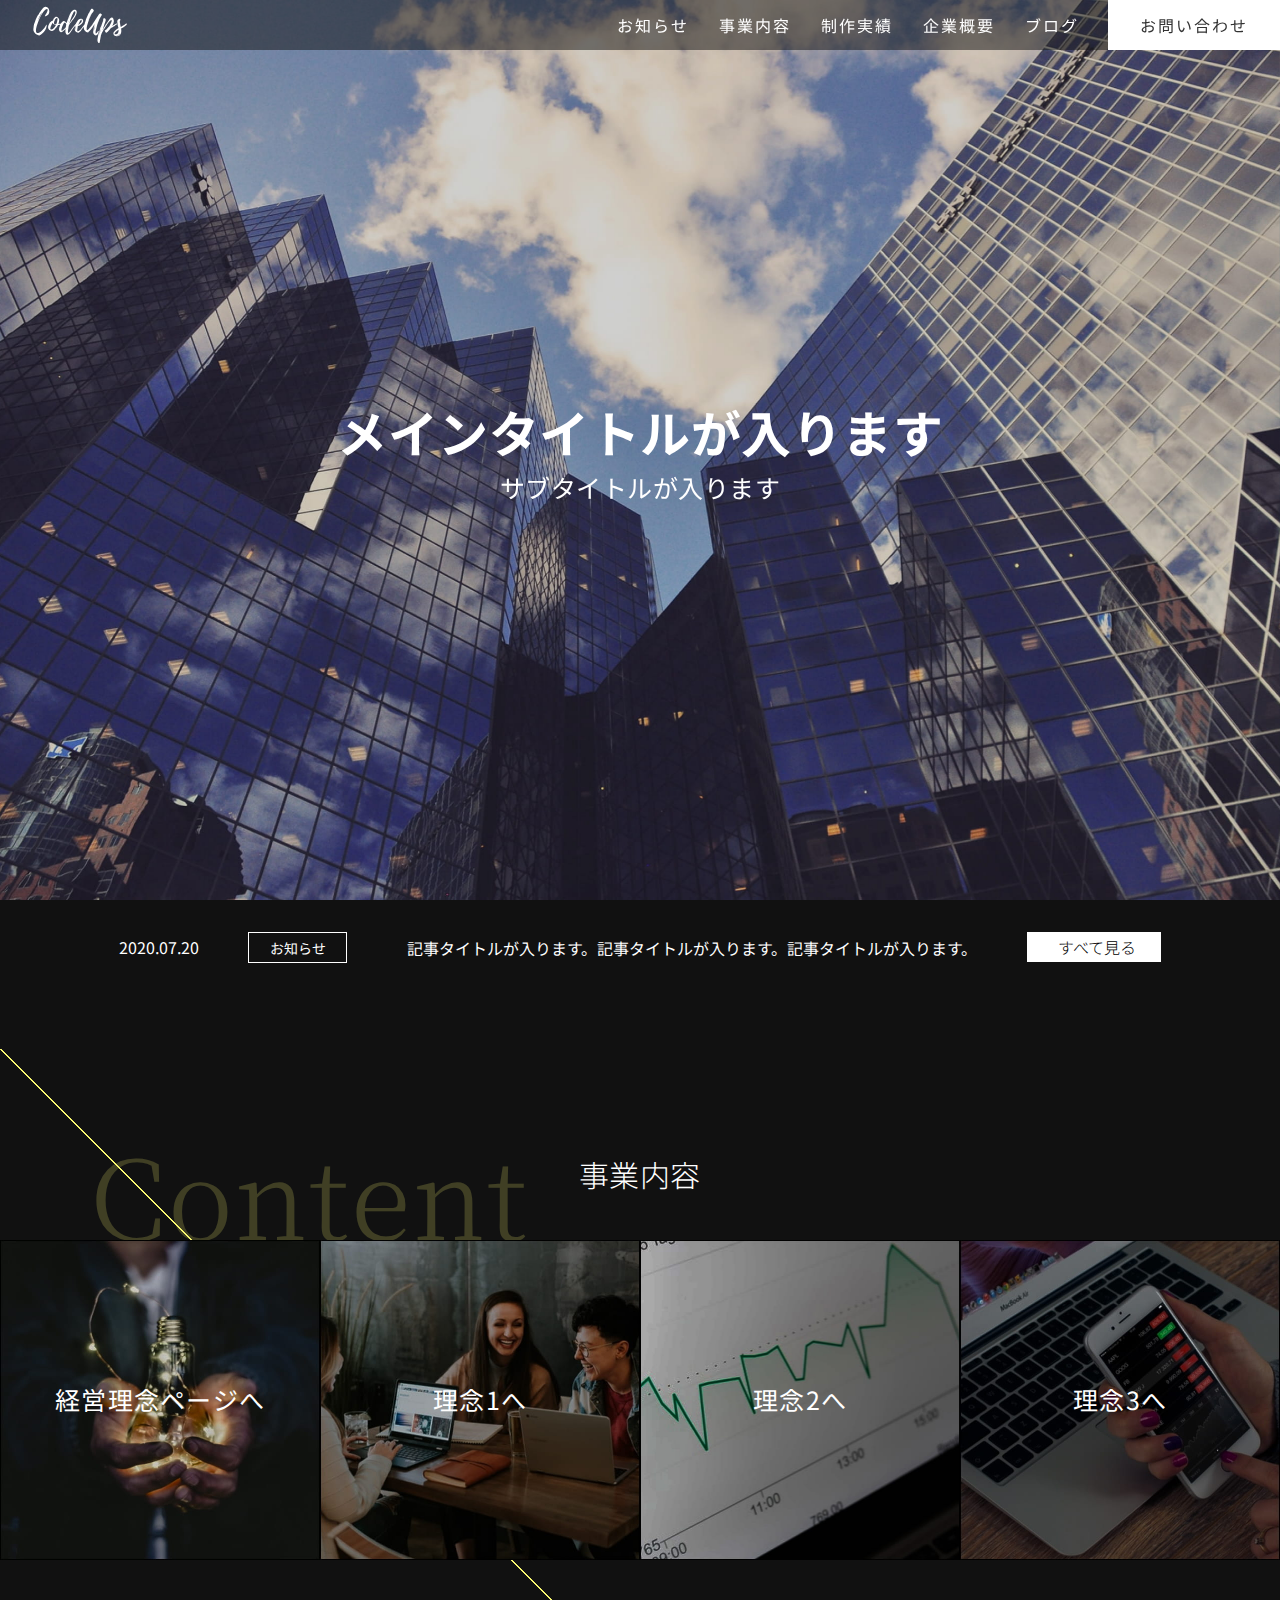
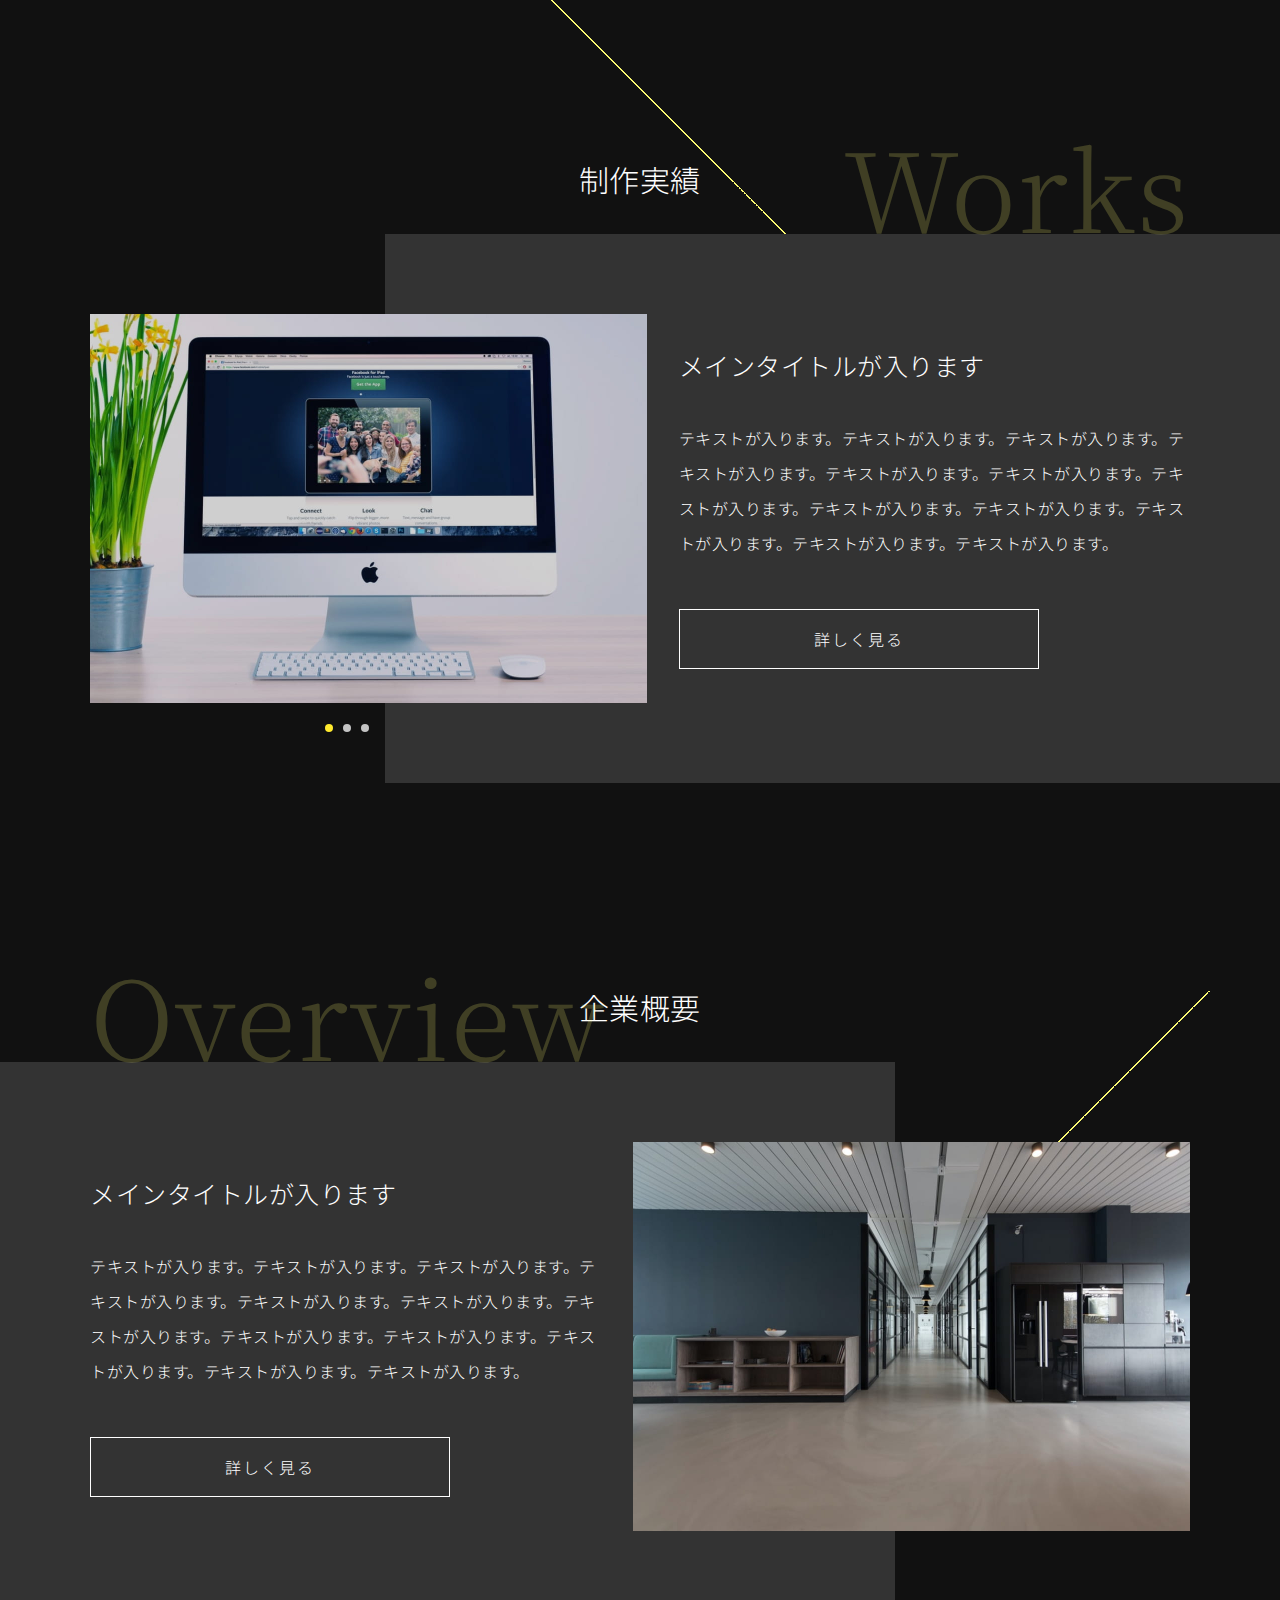
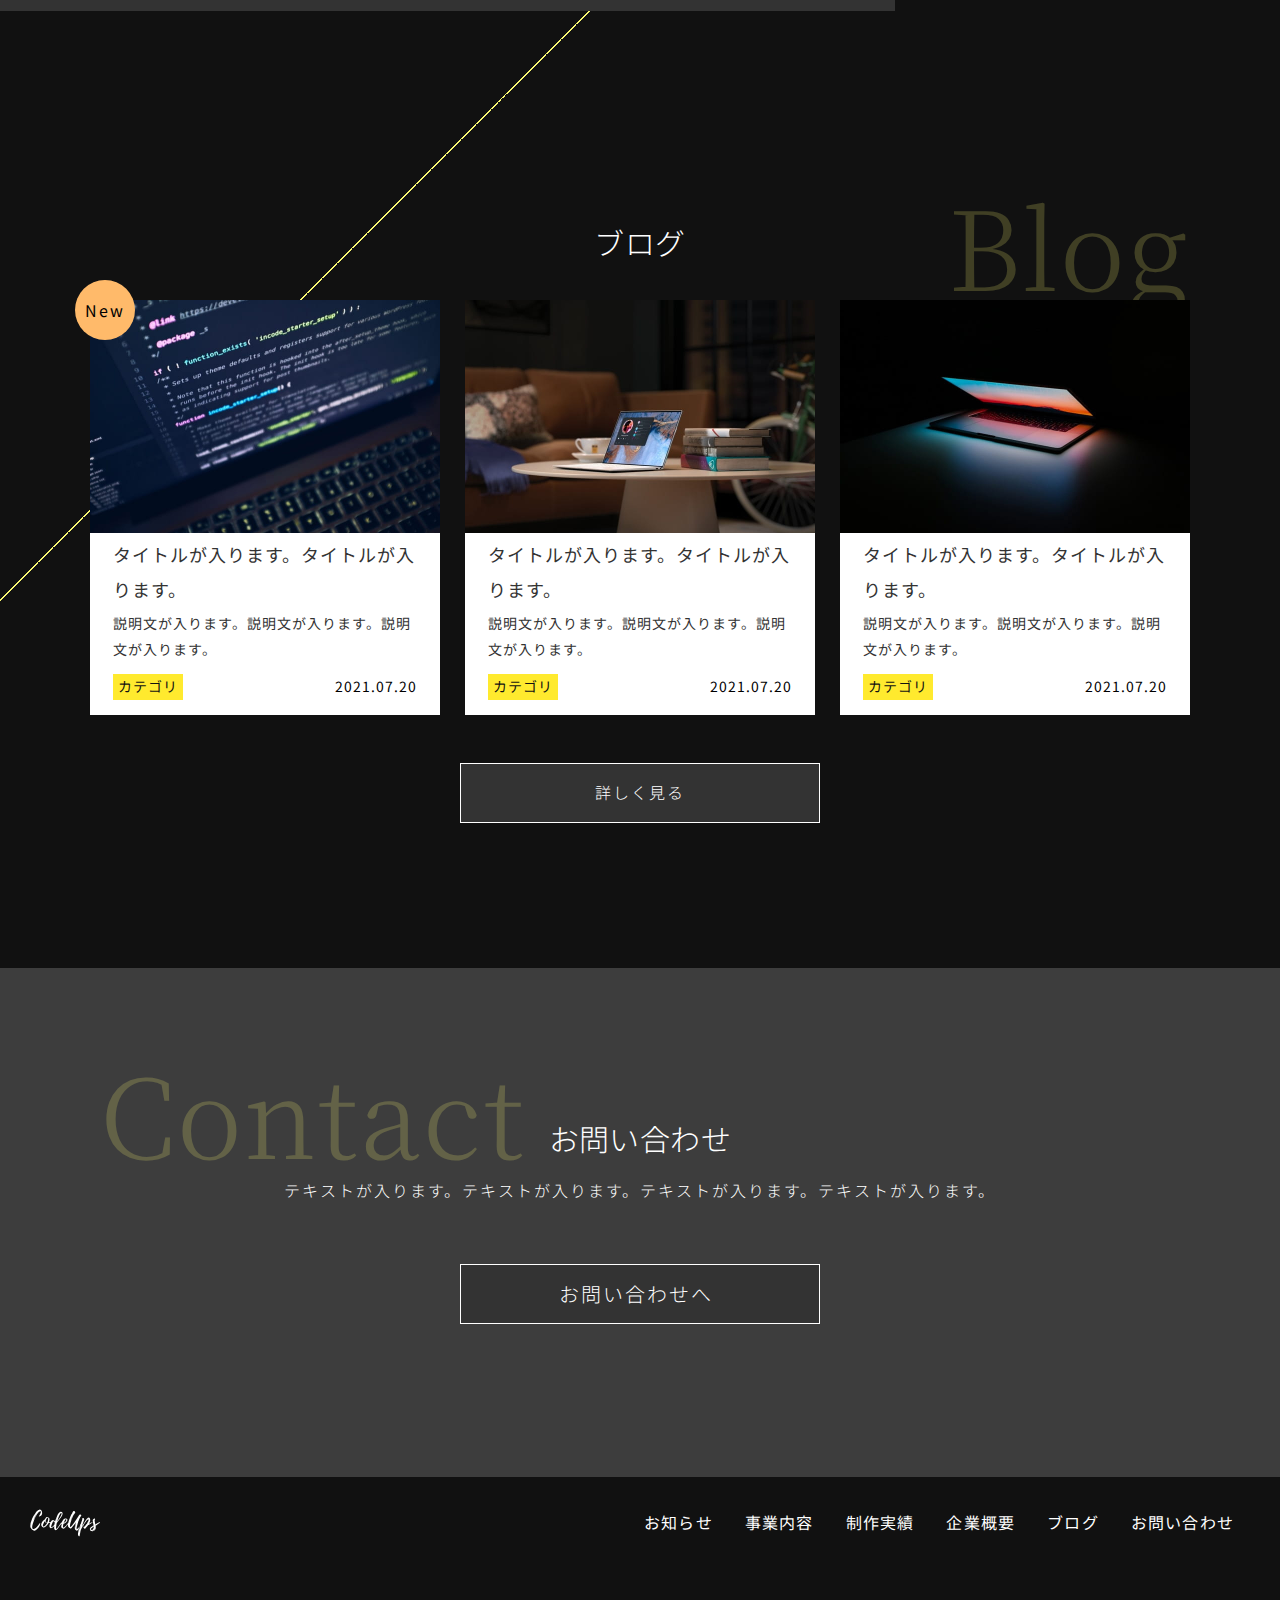
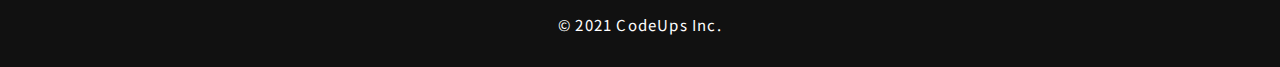
<file: index.html>
<!DOCTYPE html>
<html lang="ja">
  <head>
    <meta charset="UTF-8" />
    <meta name="viewport" content="width=device-width,initial-scale=1.0" />
    <meta name="format-detection" content="telephone=no" />
    <meta name=”robots” content=”noindex”>
    <!-- meta情報 -->
    <title>CodeUps</title>
    <meta name="description" content="このサイトはCodeUpsの課題です" />
    <meta name="keywords" content="CodeUps" />
    <!-- ogp -->
    <meta property="og:title" content="CodeUps" />
    <meta property="og:type" content="website" />
    <meta property="og:url" content="https://hogehoge.com/" />
    <meta property="og:image" content="https://hogehoge.com/image/ogp-img.jpg"/>
    <meta property="og:site_name" content="CodeUps" />
    <meta property="og:description" content="このサイトはCodeUpsの課題です" />
    <!-- ファビコン -->
    <link rel="”icon”" href="#" />
    <!-- Google Fonts -->
    <link rel="preconnect" href="https://fonts.googleapis.com" />
    <link rel="preconnect" href="https://fonts.gstatic.com" crossorigin />
    <link href="https://fonts.googleapis.com/css2?family=Noto+Sans+JP:wght@400;500;700&family=Noto+Serif+JP&display=swap" rel="stylesheet"/>
    <!-- css -->
    <link rel="stylesheet" href="https://cdn.jsdelivr.net/npm/swiper@8/swiper-bundle.min.css"/>
    <link rel="stylesheet" href="./css/styles.css" />
    <!-- JavaScript -->
    <script src="https://code.jquery.com/jquery-3.6.0.js"></script>
    <script src="https://cdn.jsdelivr.net/npm/swiper@8/swiper-bundle.min.js"></script>
    <script src="./js/script.js" defer></script>
  </head>
  <body>
    <header class="header headerColorScroll js-header">
      <div class="header__inner">
        <h1 class="header__logo">
          <a href="/index.html" class="header__link">
            <img src="./images/common/logo.svg" alt="ヘッダーロゴ" />
          </a>
        </h1>
        <nav class="header__nav md-show">
          <ul class="header__items">
            <li class="header__item">
              <a href="news.html"><span>お知らせ</span></a>
            </li>
            <li class="header__item">
              <a href="content.html"><span>事業内容</span></a>
            </li>
            <li class="header__item">
              <a href="works.html"><span>制作実績</span></a>
            </li>
            <li class="header__item">
              <a href="overview.html"><span>企業概要</span></a>
            </li>
            <li class="header__item">
              <a href="blog.html"><span>ブログ</span></a>
            </li>
            <li class="header__item header__item--white">
              <a href="contact.html"><span>お問い合わせ</span></a>
            </li>
          </ul>
        </nav>
      </div>
  
      <div class="header__hamburger hamburger md-none js-hamburger">
        <span></span>
        <span></span>
        <span></span>
      </div>
  
      <div class="header__drawer-menu drawer-menu js-drawer">
        <ul class="drawer-menu__items">
          <li class="drawer-menu__item">
            <a href="/index.html">トップ</a>
          </li>
          <li class="drawer-menu__item">
            <a href="news.html">お知らせ</a>
          </li>
          <li class="drawer-menu__item">
            <a href="content.html">事業内容</a>
          </li>
          <li class="drawer-menu__item">
            <a href="works.html">制作実績</a>
          </li>
          <li class="drawer-menu__item">
            <a href="overview.html">企業概要</a>
          </li>
          <li class="drawer-menu__item">
            <a href="blog.html">ブログ</a>
          </li>
          <li class="drawer-menu__item">
            <a href="contact.html">お問い合わせ</a>
          </li>
        </ul>
      </div>
    </header>

    <main>
      <div class="mv">
        <div class="mv__inner">
          <div class="mv__swiper swiper js-mv-swiper">
            <div class="swiper-wrapper">
              <div class="swiper-slide">
                <div class="mv__slide-img">
                  <picture>
                    <source
                      srcset="./images/top/mv_01.jpg"
                      media="(min-width: 1024px)"
                    />
                    <img src="./images/top/mv_01-sp.jpg" alt="空とビル" />
                  </picture>
                </div>
              </div>
              <div class="swiper-slide">
                <div class="mv__slide-img">
                  <picture>
                    <source
                      srcset="./images/top/mv_02.jpg"
                      media="(min-width: 1024px)"
                    />
                    <img src="./images/top/mv_02-sp.jpg" alt="空とビル" />
                  </picture>
                </div>
              </div>
              <div class="swiper-slide">
                <div class="mv__slide-img">
                  <picture>
                    <source
                      srcset="./images/top/mv_03.jpg"
                      media="(min-width: 1024px)"
                    />
                    <img src="./images/top/mv_03-sp.jpg" alt="海とビル群" />
                  </picture>
                </div>
              </div>
            </div>
            <div class="mv__wrapper">
              <h2 class="mv__title">メインタイトルが入ります</h2>
              <p class="mv__subtitle">サブタイトルが入ります</p>
            </div>
          </div>
        </div>
      </div>

      <div class="news top-news" id="news">
        <div class="news__inner inner">
          <div class="news__contents">
            <div class="news__content">
              <div class="news__info">
                <time class="news__date" datetime="2020-07-20">2020.07.20</time>
                <span class="news__category">お知らせ</span>
              </div>
              <div class="news__body">
                <a href="#" class="news__text">記事タイトルが入ります。記事タイトルが入ります。記事タイトルが入ります。</a>
              </div>
              <div class="news__button">
                <a href="news.html" class="button button--news">すべて見る</a>
              </div>
            </div>
          </div>
        </div>
      </div>

      <section class="content top-content" id="content">
        <div class="content__title title inner">
          <h2 class="title__main">事業内容</h2>
          <p class="title__sub title__sub--content">Content</p>
        </div>
        <div class="content__images">
          <a href="#" class="content__wrapper">
            <picture>
              <source
                srcset="./images/top/content_01.jpg"
                media="(min-width: 1024px)"
              />
              <img src="./images/top/content_01-sp.jpg" alt="電球を手のひらに持っている様子" />
            </picture>
            <p class="content__text">経営理念ページへ</p>
          </a>
          <a href="#" class="content__wrapper">
            <picture>
              <source
                srcset="./images/top/content_02.jpg"
                media="(min-width: 1024px)"
              />
              <img src="./images/top/content_02-sp.jpg" alt="女性と男性が談笑している様子" />
            </picture>
            <p class="content__text">理念1へ</p>
          </a>
          <a href="#" class="content__wrapper">
            <picture>
              <source
                srcset="./images/top/content_03.jpg"
                media="(min-width: 1024px)"
              />
              <img src="./images/top/content_03-sp.jpg" alt="数字とグラフ" />
            </picture>
            <p class="content__text">理念2へ</p>
          </a>
          <a href="#" class="content__wrapper">
            <picture>
              <source
                srcset="./images/top/content_04.jpg"
                media="(min-width: 1024px)"
              />
              <img src="./images/top/content_04-sp.jpg" alt="スマホとチャート" />
            </picture>
            <p class="content__text">理念3へ</p>
          </a>
        </div>
      </section>

      <section class="works top-works" id="works">
        <div class="works__title title inner">
          <h2 class="title__main">制作実績</h2>
          <p class="title__sub title__sub--works">Works</p>
        </div>
          <div class="works__contents">
            <div class="works__content inner">
              <div class="works__wrapper">
                <div class="works__swiper swiper js-works-swiper">
                  <div class="swiper-wrapper">
                    <div class="swiper-slide">
                      <picture>
                        <source srcset="./images/top/works_01.jpg" media="(min-width: 1024px)"/>
                        <img src="./images/top/works_01-sp.jpg" alt="MACの画面に大人数の写真" />
                      </picture>
                    </div>
                    <div class="swiper-slide">
                      <picture>
                        <source srcset="./images/top/works_02.jpg" media="(min-width: 1024px)"/>
                        <img src="./images/top/works_02-sp.jpg" alt="PCと植物" />
                      </picture>
                    </div>
                    <div class="swiper-slide">
                      <picture>
                        <source srcset="./images/top/works_03.jpg" media="(min-width: 1024px)"/>
                        <img src="./images/top/works_03-sp.jpg" alt="PCの画面の中に見える料理" />
                      </picture>
                    </div>
                  </div>
                </div>
                <div class="swiper-pagination"></div>
              </div>
              <div class="works__body">
                <h3 class="works__sub-title sub-title">メインタイトルが入ります</h3>
                <p class="works__text text">
                  テキストが入ります。テキストが入ります。テキストが入ります。テキストが入ります。テキストが入ります。テキストが入ります。テキストが入ります。テキストが入ります。テキストが入ります。テキストが入ります。テキストが入ります。テキストが入ります。
                </p>
                <div class="works__button">
                  <a href="works.html" class="button">詳しく見る</a>
                </div>
              </div>
            </div>
          </div>
      </section>

      <section class="overview top-overview" id="overview">
        <div class="overview__title title inner">
          <h2 class="title__main">企業概要</h2>
          <p class="title__sub title__sub--overview">Overview</p>
        </div>
          <div class="overview__contents">
            <div class="overview__content inner">
              <div class="overview__wrapper">
                <div class="swiper-container swiper js-overview-swiper">
                  <div class="swiper-wrapper">
                    <div class="swiper-slide">
                      <picture>
                        <source srcset="./images/top/overview_01.jpg" media="(min-width: 1024px)"/>
                        <img src="./images/top/overview_01-sp.jpg" alt="長い廊下とオフィス" />
                      </picture>
                    </div>
                  </div>
                </div>
              </div>
              <div class="overview__body">
                <h3 class="overview__sub-title sub-title">
                  メインタイトルが入ります
                </h3>
                <p class="overview__text text">
                  テキストが入ります。テキストが入ります。テキストが入ります。テキストが入ります。テキストが入ります。テキストが入ります。テキストが入ります。テキストが入ります。テキストが入ります。テキストが入ります。テキストが入ります。テキストが入ります。
                </p>
                <div class="overview__button">
                  <a href="overview.html" class="button">詳しく見る</a>
                </div>
              </div>
            </div>
          </div>
      </section>

      <section class="blog top-blog" id="blog">
        <div class="blog__title title inner">
          <div class="blog__heading">
            <h2 class="title__main">ブログ</h2>
            <p class="title__sub title__sub--blog">Blog</p>
          </div>
          <div class="blog__cards cards">
            <a href="#" class="cards__item card">
              <img src="./images/top/card_01.jpg" alt="PCに見えるソースコード" class="card__img">
              <div class="card__body">
                <h3 class="card__title">
                  タイトルが入ります。タイトルが入ります。
                </h3>
                <p class="card__text">説明文が入ります。説明文が入ります。説明文が入ります。</p>
              </div>
              <div class="card__info">
                <span class="card__category">カテゴリ</span>
                <time class="card__date" datetime="2021-07-20">2021.07.20</time>
              </div>
            </a>
            <a href="#" class="cards__item card">
              <img src="./images/top/card_02.jpg" alt="机に上に置いてあるPC" class="card__img">
              <div class="card__body">
                <h3 class="card__title">
                  タイトルが入ります。タイトルが入ります。
                </h3>
                <p class="card__text">説明文が入ります。説明文が入ります。説明文が入ります。</p>
              </div>
                <div class="card__info">
                  <span class="card__category">カテゴリ</span>
                  <time class="card__date" datetime="2021-07-20">2021.07.20</time>
                </div>
            </a>
            <a href="#" class="cards__item card">
              <img src="./images/top/card_03.jpg" alt="暗闇に光るPC" class="card__img">
              <div class="card__body">
                <h3 class="card__title">
                  タイトルが入ります。タイトルが入ります。
                </h3>
                <p class="card__text">説明文が入ります。説明文が入ります。説明文が入ります。</p>
              </div>
                <div class="card__info">
                  <span class="card__category">カテゴリ</span>
                  <time class="card__date" datetime="2021-07-20">2021.07.20</time>
                </div>
            </a>
          </div>
          <div class="blog__button">
            <a href="blog.html" class="button">詳しく見る</a>
          </div>
        </div>
      </section>

      <section class="contact top-contact" id="contact">
        <div class="contact__title title inner">
          <div class="contact__heading">
            <h2 class="title__main">お問い合わせ</h2>
            <p class="title__sub title__sub--contact">Contact</p>
          </div>
          <p class="contact__text text">テキストが入ります。テキストが入ります。テキストが入ります。テキストが入ります。</p>
          <div class="contact__button">
            <a href="contact.html" class="button">お問い合わせへ</a>
          </div>
        </div>
      </section>
    </main>

    <footer class="footer">
      <div class="footer__inner">
        <h1 class="footer__logo">
          <a href="#" class="footer__logo-link">
            <img src="./images/common/logo.svg" alt="フッターロゴ" />
          </a>
        </h1>
        <nav class="footer__nav">
          <ul class="footer__items">
            <li class="footer__item md-none">
              <a href="/index.html"><span>トップ</span></a>
            </li>
            <li class="footer__item">
              <a href="news.html"><span>お知らせ</span></a>
            </li>
            <li class="footer__item">
              <a href="content.html"><span>事業内容</span></a>
            </li>
            <li class="footer__item">
              <a href="works.html"><span>制作実績</span></a>
            </li>
            <li class="footer__item">
              <a href="overview.html"><span>企業概要</span></a>
            </li>
            <li class="footer__item">
              <a href="blog.html"><span>ブログ</span></a>
            </li>
            <li class="footer__item">
              <a href="contact.html"><span>お問い合わせ</span></a>
            </li>
          </ul>
        </nav>
      </div>
      <small class="footer__text">&copy;&nbsp;2021&nbsp;CodeUps&nbsp;Inc.</small>
    </footer>

    <span class="dli-arrow-up"></span>
    <div class="page-top-button js-page-top"></div>
  </body>
</html>
</file>
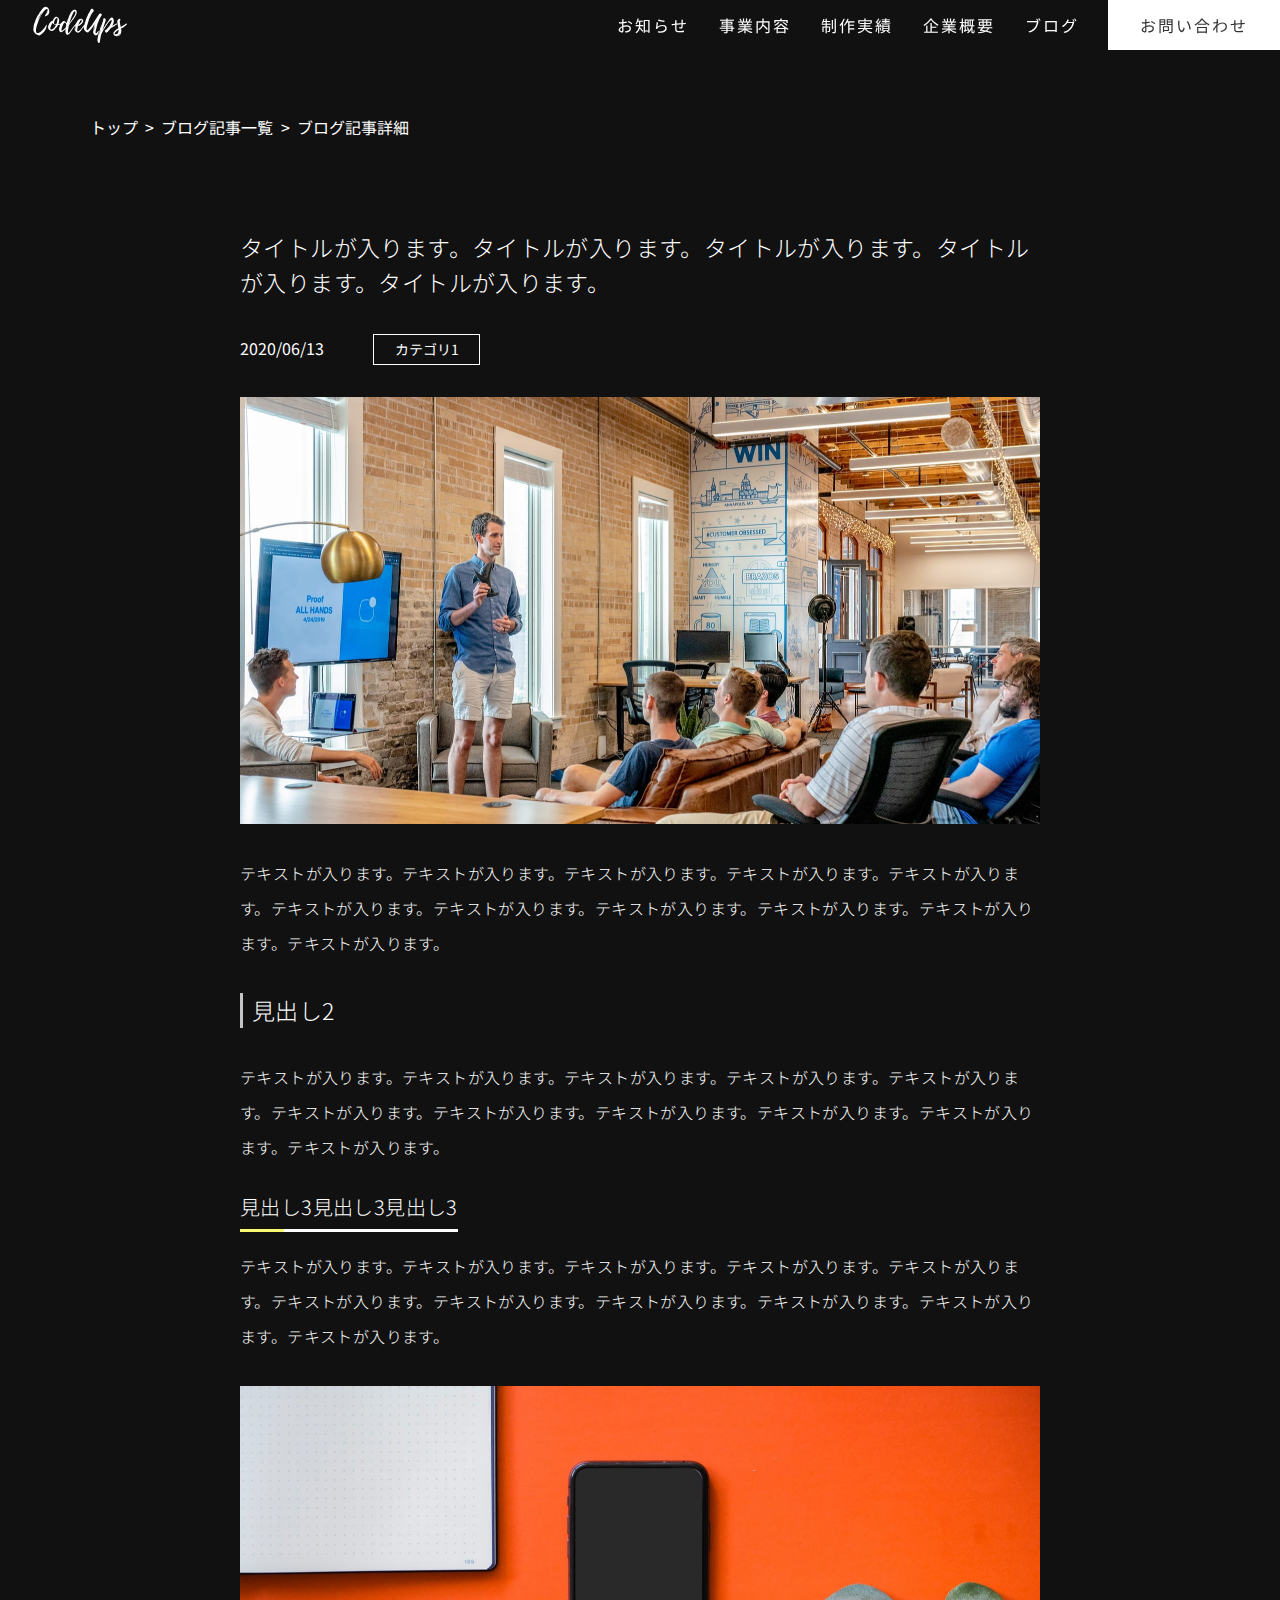
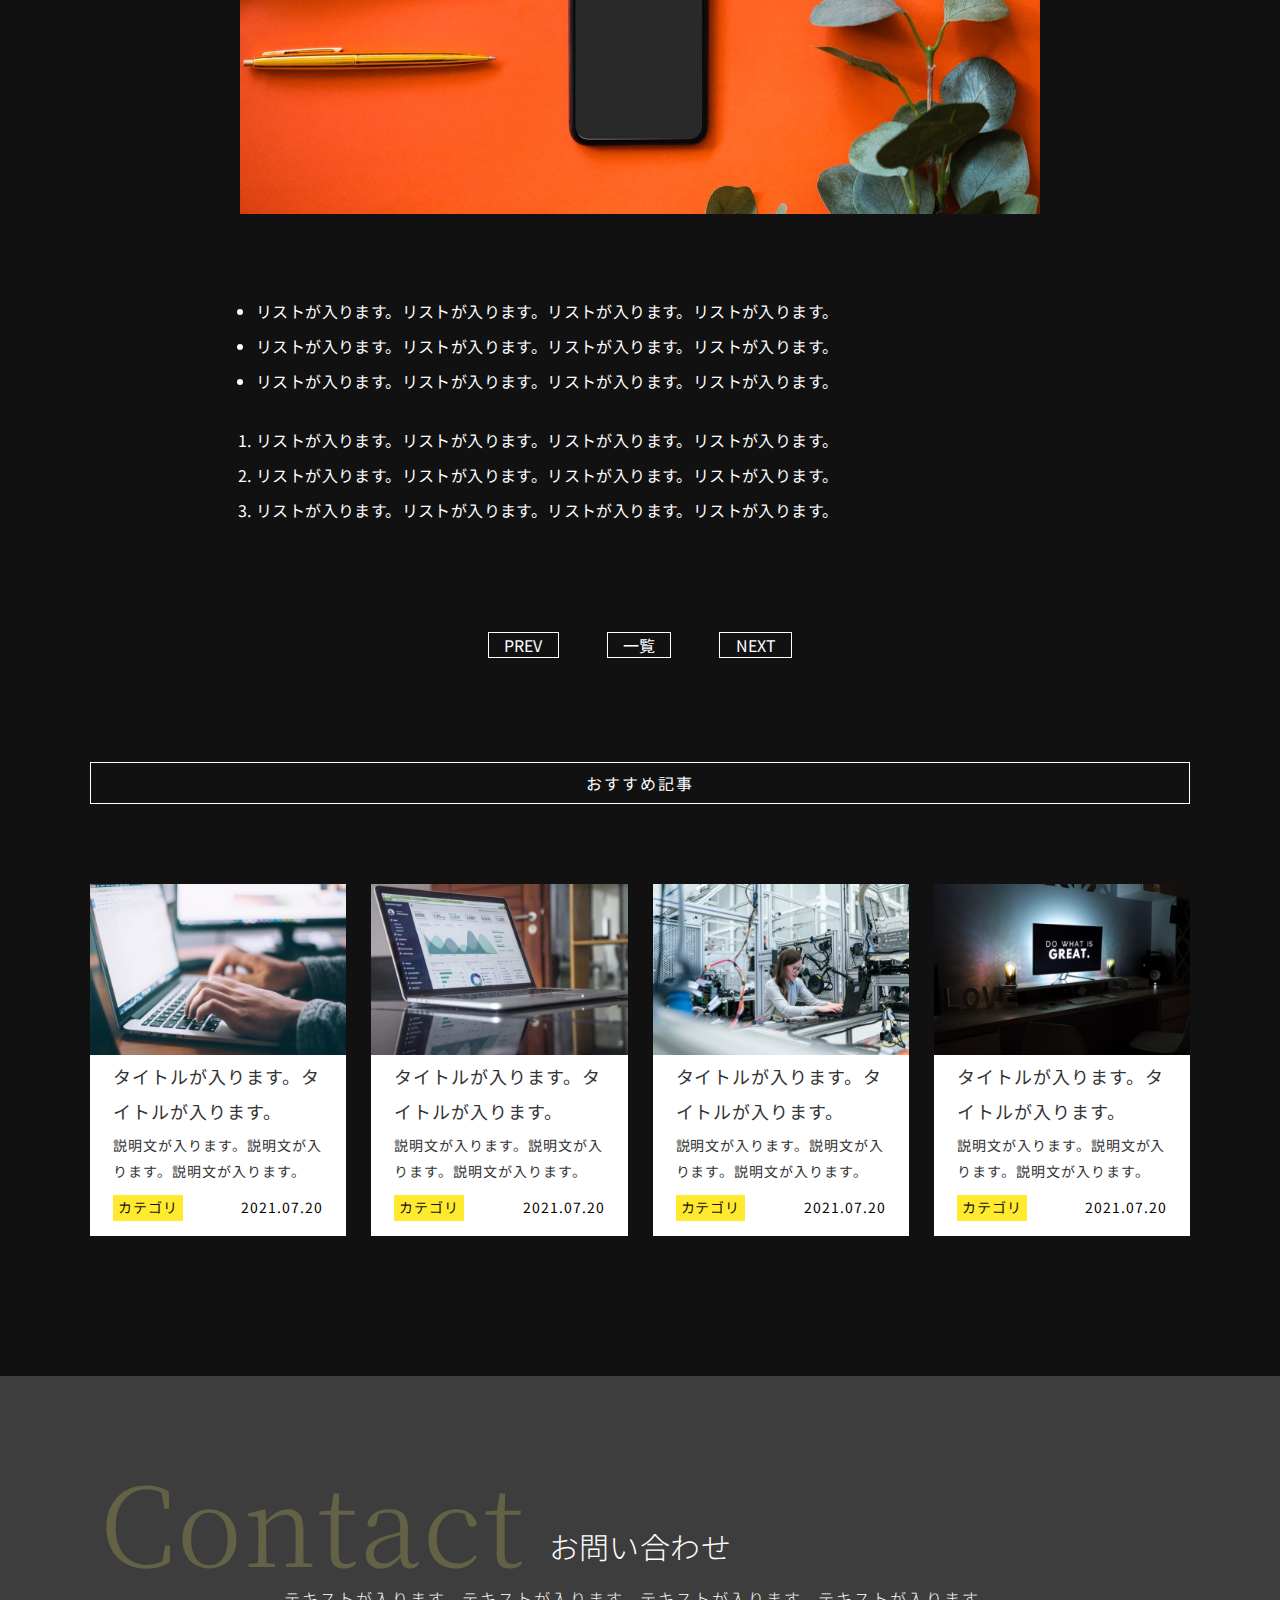
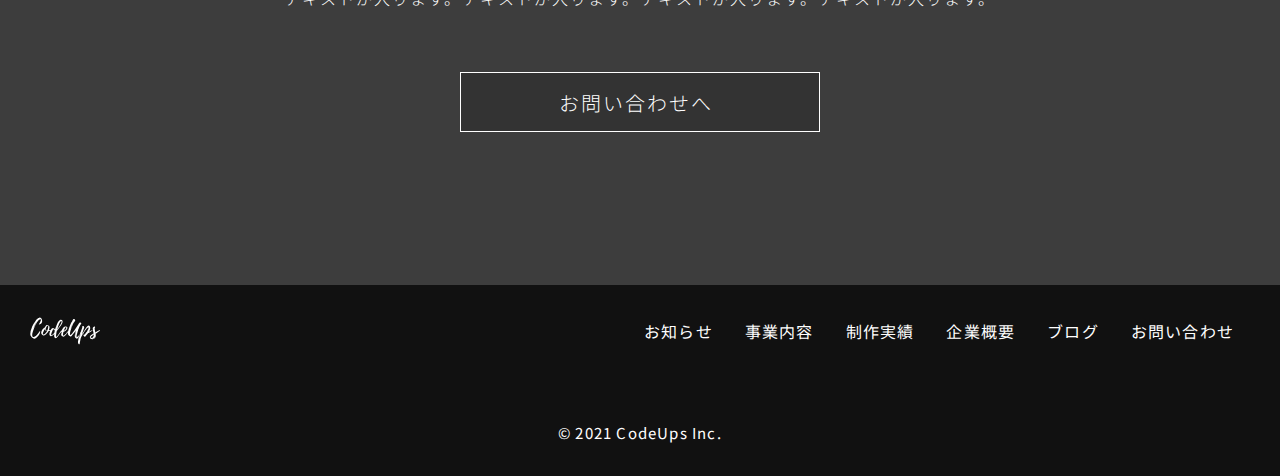
<file: blog-detail.html>
<!DOCTYPE html>
<html lang="ja">

<head>
  <meta charset="UTF-8" />
  <meta name="viewport" content="width=device-width,initial-scale=1.0" />
  <meta name="format-detection" content="telephone=no" />
  <meta name=”robots” content=”noindex”>
  <!-- meta情報 -->
  <title>CodeUps</title>
  <meta name="description" content="このサイトはCodeUpsの課題です" />
  <meta name="keywords" content="CodeUps," />
  <!-- ogp -->
  <meta property="og:title" content="CodeUps" />
  <meta property="og:type" content="website" />
  <meta property="og:url" content="https://hogehoge.com/" />
  <meta property="og:image" content="https://hogehoge.com/image/ogp-img.jpg" />
  <meta property="og:site_name" content="CodeUps" />
  <meta property="og:description" content="このサイトはCodeUpsの課題です" />
  <!-- ファビコン -->
  <link rel="”icon”" href="#" />
  <!-- Google Fonts -->
  <link rel="preconnect" href="https://fonts.googleapis.com" />
  <link rel="preconnect" href="https://fonts.gstatic.com" crossorigin />
  <link href="https://fonts.googleapis.com/css2?family=Noto+Sans+JP:wght@400;500;700&family=Noto+Serif+JP&display=swap"
    rel="stylesheet" />
  <!-- css -->
  <link rel="stylesheet" href="https://cdn.jsdelivr.net/npm/swiper@8/swiper-bundle.min.css" />
  <link rel="stylesheet" href="./css/styles.css" />
  <!-- JavaScript -->
  <script src="https://code.jquery.com/jquery-3.6.0.js"></script>
  <script src="https://cdn.jsdelivr.net/npm/swiper@8/swiper-bundle.min.js"></script>
  <script src="./js/script.js" defer></script>
</head>

<body>
  <header class="header headerColorScroll js-header">
    <div class="header__inner">
      <h1 class="header__logo">
        <a href="/index.html" class="header__link">
          <img src="./images/common/logo.svg" alt="ヘッダーロゴ" />
        </a>
      </h1>
      <nav class="header__nav md-show">
        <ul class="header__items">
          <li class="header__item">
            <a href="news.htm"><span>お知らせ</span></a>
          </li>
          <li class="header__item">
            <a href="content.html"><span>事業内容</span></a>
          </li>
          <li class="header__item">
            <a href="works.html"><span>制作実績</span></a>
          </li>
          <li class="header__item">
            <a href="overview.html"><span>企業概要</span></a>
          </li>
          <li class="header__item">
            <a href="blog.html"><span>ブログ</span></a>
          </li>
          <li class="header__item header__item--white">
            <a href="contact.html"><span>お問い合わせ</span></a>
          </li>
        </ul>
      </nav>
    </div>

    <div class="header__hamburger hamburger md-none js-hamburger">
      <span></span>
      <span></span>
      <span></span>
    </div>

    <div class="header__drawer-menu drawer-menu js-drawer">
      <ul class="drawer-menu__items">
        <li class="drawer-menu__item">
          <a href="/index.html">トップ</a>
        </li>
        <li class="drawer-menu__item">
          <a href="news.html">お知らせ</a>
        </li>
        <li class="drawer-menu__item">
          <a href="content.html">事業内容</a>
        </li>
        <li class="drawer-menu__item">
          <a href="works.html">制作実績</a>
        </li>
        <li class="drawer-menu__item">
          <a href="overview.html">企業概要</a>
        </li>
        <li class="drawer-menu__item">
          <a href="blog.html">ブログ</a>
        </li>
        <li class="drawer-menu__item">
          <a href="contact.html">お問い合わせ</a>
        </li>
      </ul>
    </div>
  </header>

  <main>
    <div class="page-works-detail breadcrumb top-page-works-detail-breadcrumb">
      <div class="page-works-detail__contents inner">
        <ol class="page-works-detail__breadcrumb" itemscope itemtype="https://schema.org/BreadcrumbList">
          <li itemprop="itemListElement" itemscope itemtype="https://schema.org/ListItem">
            <a itemprop="item" href="/">
              <span itemprop="name">トップ</span>
            </a>
            <meta itemprop="position" content="1" />
          </li>
          <li itemprop="itemListElement" itemscope itemtype="https://schema.org/ListItem">
            <a itemprop="item" href="/blog.html">
              <span itemprop="name">ブログ記事一覧</span>
            </a>
            <meta itemprop="position" content="2" />
          </li>
          <li itemprop="itemListElement" itemscope itemtype="https://schema.org/ListItem">
            <a itemprop="item" href="/blog_detail.html">
              <span itemprop="name">ブログ記事詳細</span>
            </a>
            <meta itemprop="position" content="3" />
          </li>
        </ol>
      </div>
    </div>

    <section class="page-blog-detail top-page-blog-detail">
      <div class="page-blog-detail__inner title inner">
        <h2 class="page-blog-detail__main title__main">タイトルが入ります。タイトルが入ります。タイトルが入ります。タイトルが入ります。タイトルが入ります。</h2>
        <div class="page-blog-detail__content">
          <div class="page-blog-detail__info">
            <time class="page-blog-detail__date" datetime="2020-06-13">2020/06/13</time>
            <span class="page-blog-detail__category">カテゴリ1</span>
          </div>
        </div>
      </div>

      <div class="page-blog-detail__images">
        <div class="page-blog-detail__inner inner">
          <div class="page-blog-detail__image">
            <picture>
              <source srcset="./images/blog_detail/img_01.jpg" media="(min-width: 1024px)" />
              <img src="./images/blog_detail/img_01-sp.jpg" alt="電球を手のひらに持っている様子" />
            </picture>
          </div>
          <p class="page-blog-detail__text text">
            テキストが入ります。テキストが入ります。テキストが入ります。テキストが入ります。テキストが入ります。テキストが入ります。テキストが入ります。テキストが入ります。テキストが入ります。テキストが入ります。テキストが入ります。
          </p>
        </div>
      </div>

      <section class="page-blog-detail__content">
        <div class="page-blog-detail__inner title inner">
          <h2 class="page-blog-detail__title title__main">見出し2</h2>
          <p class="page-blog-detail__text text">テキストが入ります。テキストが入ります。テキストが入ります。テキストが入ります。テキストが入ります。テキストが入ります。テキストが入ります。テキストが入ります。テキストが入ります。テキストが入ります。テキストが入ります。</p>
        </div>
      </section>

      <section class="page-blog-detail__content">
        <div class="page-blog-detail__inner title inner">
          <h3 class="page-blog-detail__sub-title sub-title"><span class="page-blog-detail__span">見出し3見出し3見出し3</span></h3>
          <p class="page-blog-detail__text text">テキストが入ります。テキストが入ります。テキストが入ります。テキストが入ります。テキストが入ります。テキストが入ります。テキストが入ります。テキストが入ります。テキストが入ります。テキストが入ります。テキストが入ります。</p>
          <div class="page-blog-detail__image top-blog-detail">
            <picture>
              <source srcset="./images/blog_detail/img_02.jpg" media="(min-width: 1024px)" />
              <img src="./images/blog_detail/img_02-sp.jpg" alt="電球を手のひらに持っている様子" />
            </picture>
          </div>
        <ul class="page-blog-detail__items">
          <li class="page-blog-detail__item">リストが入ります。リストが入ります。リストが入ります。リストが入ります。</li>
          <li class="page-blog-detail__item">リストが入ります。リストが入ります。リストが入ります。リストが入ります。</li>
          <li class="page-blog-detail__item">リストが入ります。リストが入ります。リストが入ります。リストが入ります。</li>
        </ul>
        <ol class="page-blog-detail__ol">
          <li class="page-blog-detail__item">リストが入ります。リストが入ります。リストが入ります。リストが入ります。</li>
          <li class="page-blog-detail__item">リストが入ります。リストが入ります。リストが入ります。リストが入ります。</li>
          <li class="page-blog-detail__item">リストが入ります。リストが入ります。リストが入ります。リストが入ります。</li>
        </ol>
      </div>
      </section>

      <div class="page-blog-detail__pagenavi wp-pagenavi top-pagenavi">
        <a class="wp-pagenavi__first" href="#">PREV</a>
        <a class="wp-pagenavi__center" href="#">一覧</a>
        <a class="wp-pagenavi__last" href="#">NEXT</a>
      </div>

      <div class="page-works-detail__articles">
        <div class="page-works-detail__articles-inner inner">
          <div class="page-works-detail__articles-title">おすすめ記事</div>
          <div class="page-works-detail__cards cards">
            <a href="#" class="cards__item card">
              <img src="./images/works_detail/card_01.jpg" alt="タイピングしている様子" class="card__img">
              <div class="card__body">
                <h3 class="card__title">
                  タイトルが入ります。タイトルが入ります。
                </h3>
                <p class="card__text">説明文が入ります。説明文が入ります。説明文が入ります。</p>
              </div>
              <div class="card__info">
                <span class="card__category">カテゴリ</span>
                <time class="card__date" datetime="2021-07-20">2021.07.20</time>
              </div>
            </a>
            <a href="#" class="cards__item card">
              <img src="./images/works_detail/card_02.jpg" alt="PCに映るグラフ" class="card__img">
              <div class="card__body">
                <h3 class="card__title">
                  タイトルが入ります。タイトルが入ります。
                </h3>
                <p class="card__text">説明文が入ります。説明文が入ります。説明文が入ります。</p>
              </div>
              <div class="card__info">
                <span class="card__category">カテゴリ</span>
                <time class="card__date" datetime="2021-07-20">2021.07.20</time>
              </div>
            </a>
            <a href="#" class="cards__item card">
              <img src="./images/works_detail/card_03.jpg" alt="サーバールームの中に女性がPCを触っている様子" class="card__img">
              <div class="card__body">
                <h3 class="card__title">
                  タイトルが入ります。タイトルが入ります。
                </h3>
                <p class="card__text">説明文が入ります。説明文が入ります。説明文が入ります。</p>
              </div>
              <div class="card__info">
                <span class="card__category">カテゴリ</span>
                <time class="card__date" datetime="2021-07-20">2021.07.20</time>
              </div>
            </a>
            <a href="#" class="cards__item card">
              <img src="./images/works_detail/card_04.jpg" alt="暗闇の中光るPCの画面にGREAT" class="card__img">
              <div class="card__body">
                <h3 class="card__title">
                  タイトルが入ります。タイトルが入ります。
                </h3>
                <p class="card__text">説明文が入ります。説明文が入ります。説明文が入ります。</p>
              </div>
              <div class="card__info">
                <span class="card__category">カテゴリ</span>
                <time class="card__date" datetime="2021-07-20">2021.07.20</time>
              </div>
            </a>
          </div>
        </div>
      </div>

    </section>

    <section class="contact top-contact" id="contact">
      <div class="contact__title title inner">
        <div class="contact__heading">
          <h2 class="title__main">お問い合わせ</h2>
          <p class="title__sub title__sub--contact">Contact</p>
        </div>
        <p class="contact__text text">テキストが入ります。テキストが入ります。テキストが入ります。テキストが入ります。</p>
        <div class="contact__button">
          <a href="#" class="button">お問い合わせへ</a>
        </div>
      </div>
    </section>
  </main>

  <footer class="footer">
    <div class="footer__inner">
      <h1 class="footer__logo">
        <a href="#" class="footer__logo-link">
          <img src="./images/common/logo.svg" alt="フッターロゴ" />
        </a>
      </h1>
      <nav class="footer__nav">
        <ul class="footer__items">
          <li class="footer__item md-none">
            <a href="/index.html"><span>トップ</span></a>
          </li>
          <li class="footer__item">
            <a href="news.html"><span>お知らせ</span></a>
          </li>
          <li class="footer__item">
            <a href="content.html"><span>事業内容</span></a>
          </li>
          <li class="footer__item">
            <a href="works.html"><span>制作実績</span></a>
          </li>
          <li class="footer__item">
            <a href="overview.html"><span>企業概要</span></a>
          </li>
          <li class="footer__item">
            <a href="blog.html"><span>ブログ</span></a>
          </li>
          <li class="footer__item">
            <a href="contact.html"><span>お問い合わせ</span></a>
          </li>
        </ul>
      </nav>
    </div>
    <small class="footer__text">&copy;&nbsp;2021&nbsp;CodeUps&nbsp;Inc.</small>
  </footer>

  <span class="dli-arrow-up"></span>
  <div class="page-top-button js-page-top"></div>
</body>

</html>
</file>
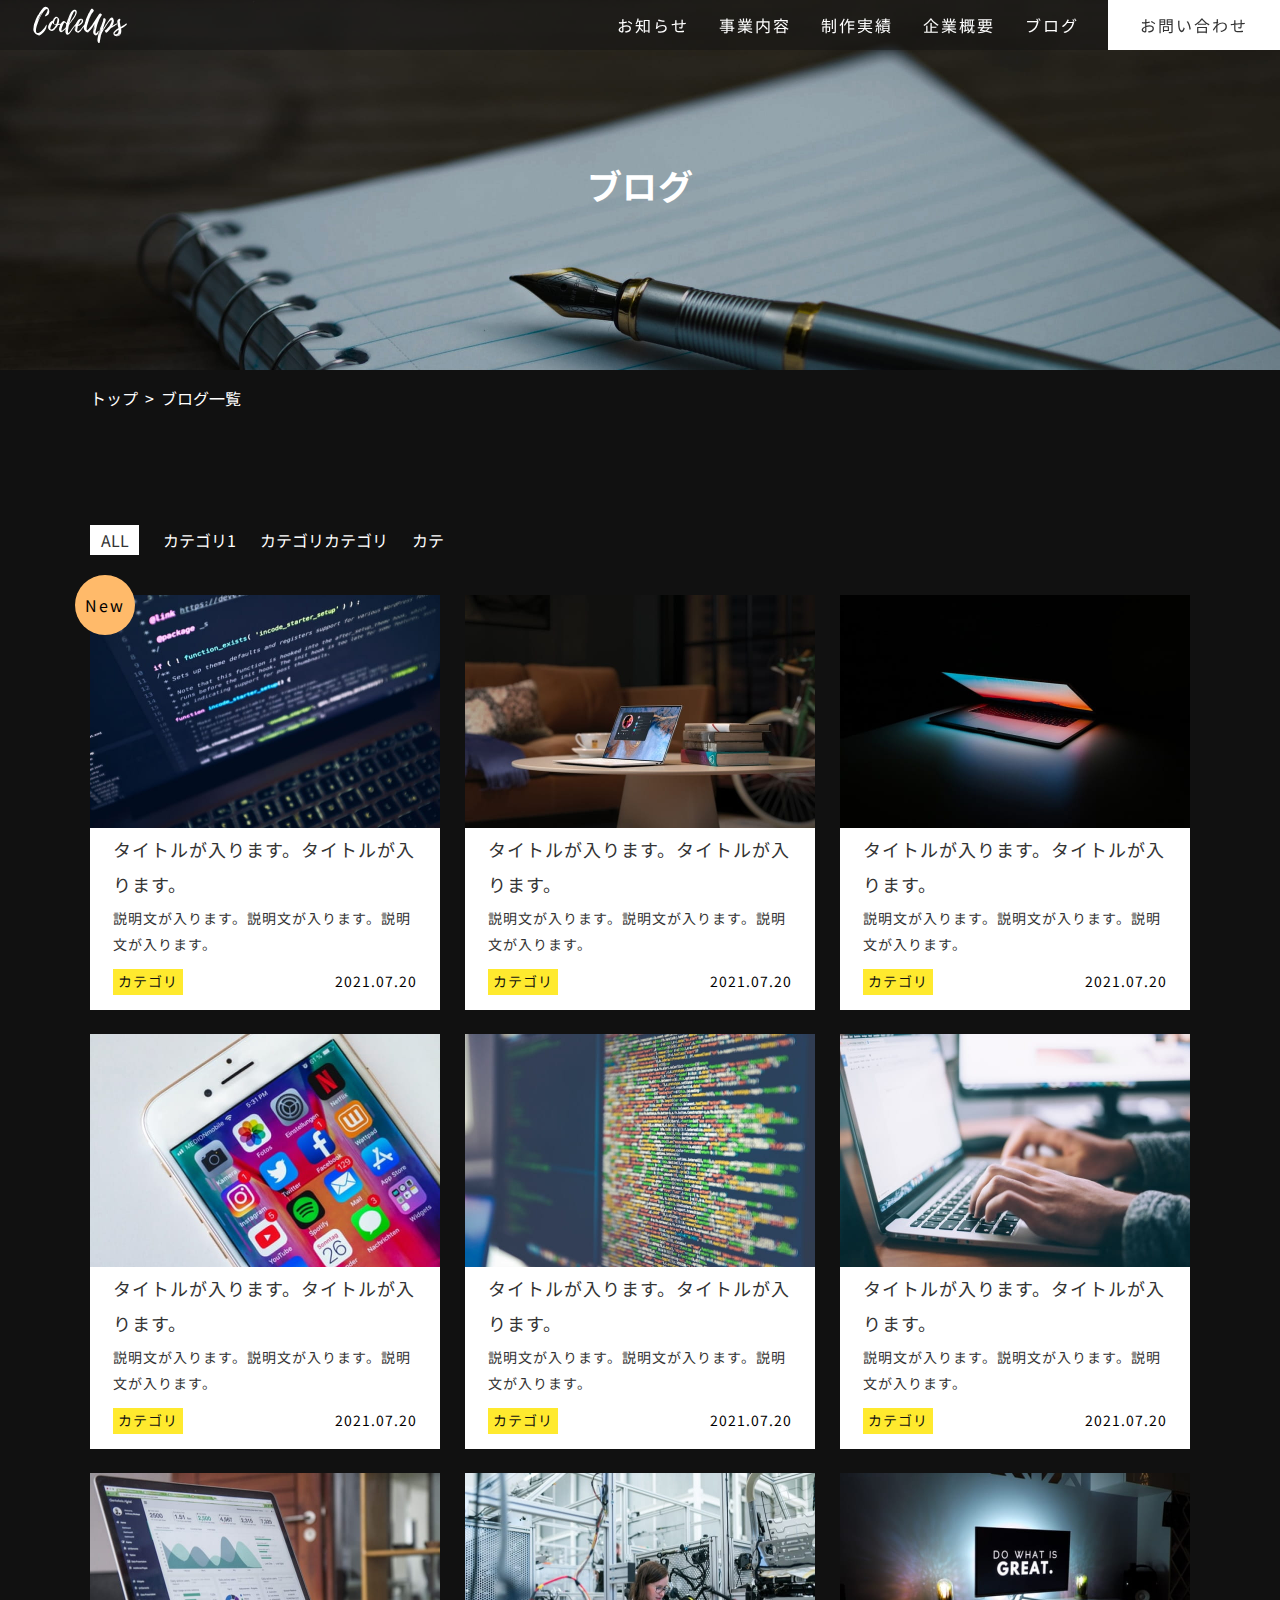
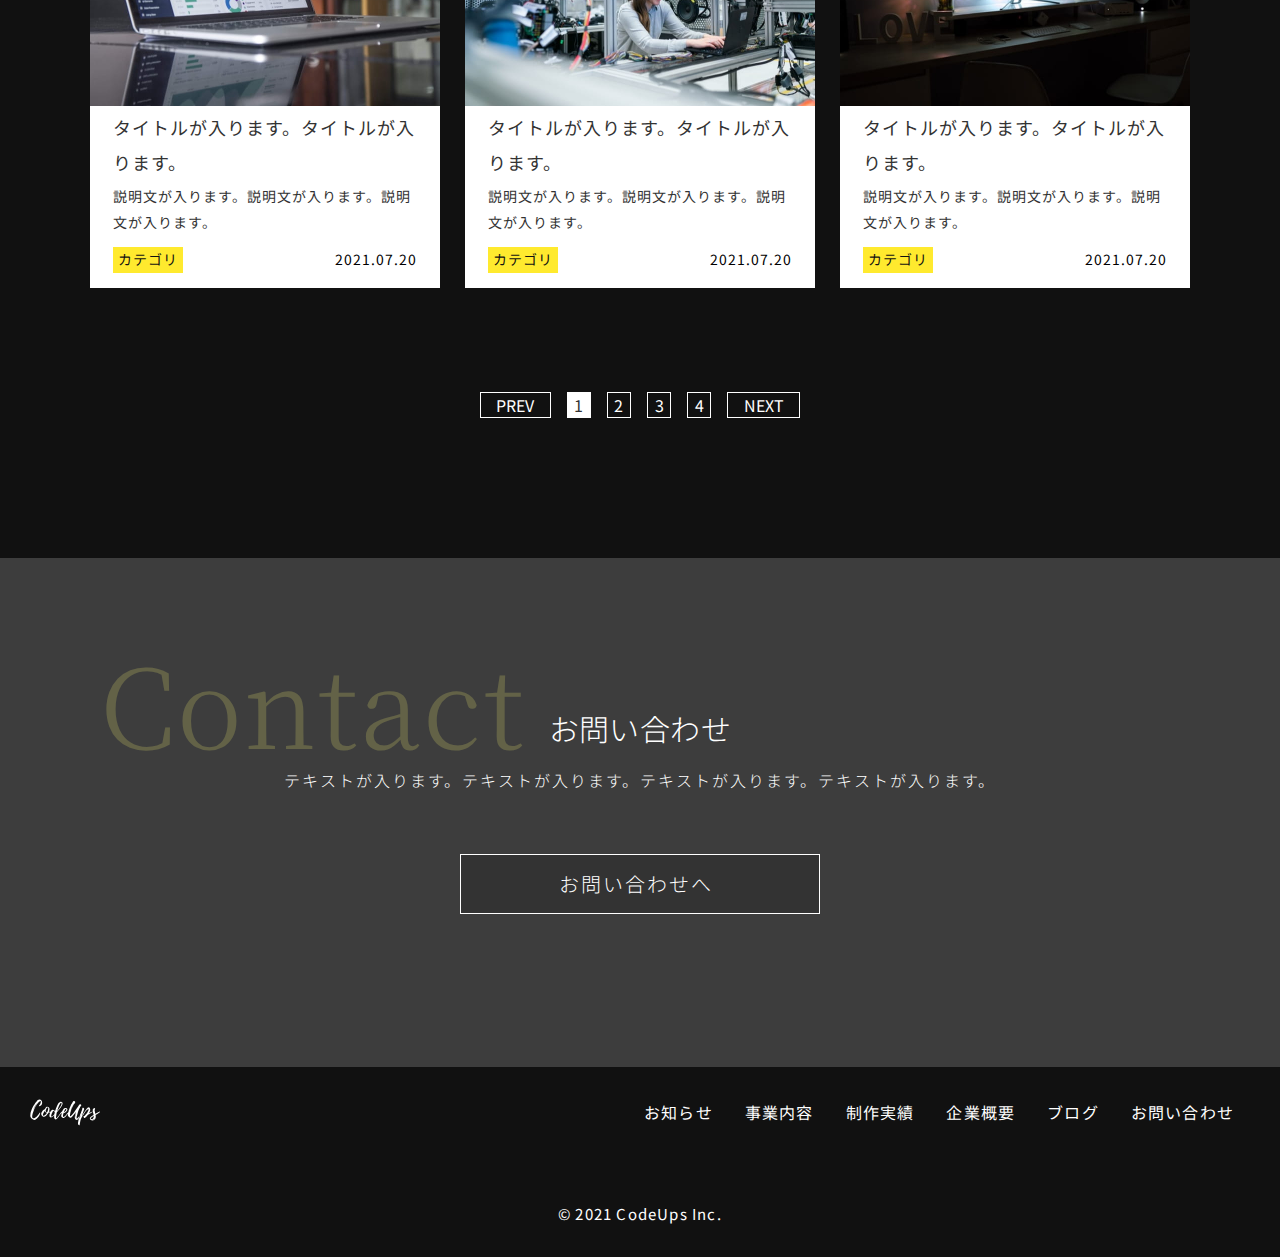
<file: blog.html>
<!DOCTYPE html>
<html lang="ja">

<head>
  <meta charset="UTF-8" />
  <meta name="viewport" content="width=device-width,initial-scale=1.0" />
  <meta name="format-detection" content="telephone=no" />
  <meta name=”robots” content=”noindex”>
  <!-- meta情報 -->
  <title>CodeUps</title>
  <meta name="description" content="このサイトはCodeUpsの課題です" />
  <meta name="keywords" content="CodeUps," />
  <!-- ogp -->
  <meta property="og:title" content="CodeUps" />
  <meta property="og:type" content="website" />
  <meta property="og:url" content="https://hogehoge.com/" />
  <meta property="og:image" content="https://hogehoge.com/image/ogp-img.jpg" />
  <meta property="og:site_name" content="CodeUps" />
  <meta property="og:description" content="このサイトはCodeUpsの課題です" />
  <!-- ファビコン -->
  <link rel="”icon”" href="#" />
  <!-- Google Fonts -->
  <link rel="preconnect" href="https://fonts.googleapis.com" />
  <link rel="preconnect" href="https://fonts.gstatic.com" crossorigin />
  <link href="https://fonts.googleapis.com/css2?family=Noto+Sans+JP:wght@400;500;700&family=Noto+Serif+JP&display=swap"
    rel="stylesheet" />
  <!-- css -->
  <link rel="stylesheet" href="https://cdn.jsdelivr.net/npm/swiper@9/swiper-bundle.min.css" />
  <link rel="stylesheet" href="./css/styles.css" />
  <!-- JavaScript -->
  <script src="https://code.jquery.com/jquery-3.6.0.js"></script>
  <script src="https://cdn.jsdelivr.net/npm/swiper@9/swiper-bundle.min.js"></script>
  <script src="./js/script.js" defer></script>
</head>

<body>
  <header class="header headerColorScroll js-header">
    <div class="header__inner">
      <h1 class="header__logo">
        <a href="/index.html" class="header__link">
          <img src="./images/common/logo.svg" alt="ヘッダーロゴ" />
        </a>
      </h1>
      <nav class="header__nav md-show">
        <ul class="header__items">
          <li class="header__item">
            <a href="news.html"><span>お知らせ</span></a>
          </li>
          <li class="header__item">
            <a href="content.html"><span>事業内容</span></a>
          </li>
          <li class="header__item">
            <a href="works.html"><span>制作実績</span></a>
          </li>
          <li class="header__item">
            <a href="overview.html"><span>企業概要</span></a>
          </li>
          <li class="header__item">
            <a href="blog.html"><span>ブログ</span></a>
          </li>
          <li class="header__item header__item--white">
            <a href="contact.html"><span>お問い合わせ</span></a>
          </li>
        </ul>
      </nav>
    </div>

    <div class="header__hamburger hamburger md-none js-hamburger">
      <span></span>
      <span></span>
      <span></span>
    </div>

    <div class="header__drawer-menu drawer-menu js-drawer">
      <ul class="drawer-menu__items">
        <li class="drawer-menu__item">
          <a href="/index.html">トップ</a>
        </li>
        <li class="drawer-menu__item">
          <a href="news.html">お知らせ</a>
        </li>
        <li class="drawer-menu__item">
          <a href="content.html">事業内容</a>
        </li>
        <li class="drawer-menu__item">
          <a href="works.html">制作実績</a>
        </li>
        <li class="drawer-menu__item">
          <a href="overview.html">企業概要</a>
        </li>
        <li class="drawer-menu__item">
          <a href="blog.html">ブログ</a>
        </li>
        <li class="drawer-menu__item">
          <a href="contact.html">お問い合わせ</a>
        </li>
      </ul>
    </div>
  </header>

  <main>
    <div class="mv-sub mv-sub--blog">
      <div class="mv-sub__inner">
        <div class="mv-sub__wrapper">
          <h2 class="mv-sub__title">ブログ</h2>
        </div>
      </div>
    </div>

    <div class="page-works breadcrumb top-sub">
      <div class="page-works__contents inner">
        <ol class="page-works__breadcrumb" itemscope itemtype="https://schema.org/BreadcrumbList">
          <li itemprop="itemListElement" itemscope itemtype="https://schema.org/ListItem">
            <a itemprop="item" href="/">
              <span itemprop="name">トップ</span>
            </a>
            <meta itemprop="position" content="1" />
          </li>
          <li itemprop="itemListElement" itemscope itemtype="https://schema.org/ListItem">
            <a itemprop="item" href="/blog.html">
              <span itemprop="name">ブログ一覧</span>
            </a>
            <meta itemprop="position" content="2" />
          </li>
        </ol>
      </div>
    </div>

    <section class="page-blog top-page-blog">
      <div class="page-blog__contents">
        <div class="page-blog__category category-info inner">
          <div class="category-info__items">
            <a href="#" class="category-info__item category-info__item--white">ALL</a>
            <a href="#" class="category-info__item">カテゴリ1</a>
            <a href="#" class="category-info__item">カテゴリカテゴリ</a>
            <a href="#" class="category-info__item">カテ</a>
          </div>
        </div>
        <div class="page-blog__items">
          <div class="page-blog__inner inner">
            <div class="page-blog__cards cards">
              <a href="#" class="cards__item card">
                <img src="./images/blog/card_01.jpg" alt="PCに見えるソースコード" class="card__img">
                <div class="card__body">
                  <h3 class="card__title">
                    タイトルが入ります。タイトルが入ります。
                  </h3>
                  <p class="card__text">説明文が入ります。説明文が入ります。説明文が入ります。</p>
                </div>
                <div class="card__info">
                  <span class="card__category">カテゴリ</span>
                  <time class="card__date" datetime="2021-07-20">2021.07.20</time>
                </div>
              </a>
              <a href="#" class="cards__item card">
                <img src="./images/blog/card_02.jpg" alt="机に上に置いてあるPC" class="card__img">
                <div class="card__body">
                  <h3 class="card__title">
                    タイトルが入ります。タイトルが入ります。
                  </h3>
                  <p class="card__text">説明文が入ります。説明文が入ります。説明文が入ります。</p>
                </div>
                <div class="card__info">
                  <span class="card__category">カテゴリ</span>
                  <time class="card__date" datetime="2021-07-20">2021.07.20</time>
                </div>
              </a>
              <a href="#" class="cards__item card">
                <img src="./images/blog/card_03.jpg" alt="暗闇に光るPC" class="card__img">
                <div class="card__body">
                  <h3 class="card__title">
                    タイトルが入ります。タイトルが入ります。
                  </h3>
                  <p class="card__text">説明文が入ります。説明文が入ります。説明文が入ります。</p>
                </div>
                <div class="card__info">
                  <span class="card__category">カテゴリ</span>
                  <time class="card__date" datetime="2021-07-20">2021.07.20</time>
                </div>
              </a>
              <a href="#" class="cards__item card">
                <img src="./images/blog/card_04.jpg" alt="スマホの画面" class="card__img">
                <div class="card__body">
                  <h3 class="card__title">
                    タイトルが入ります。タイトルが入ります。
                  </h3>
                  <p class="card__text">説明文が入ります。説明文が入ります。説明文が入ります。</p>
                </div>
                <div class="card__info">
                  <span class="card__category">カテゴリ</span>
                  <time class="card__date" datetime="2021-07-20">2021.07.20</time>
                </div>
              </a>
              <a href="#" class="cards__item card">
                <img src="./images/blog/card_05.jpg" alt="ソースコード" class="card__img">
                <div class="card__body">
                  <h3 class="card__title">
                    タイトルが入ります。タイトルが入ります。
                  </h3>
                  <p class="card__text">説明文が入ります。説明文が入ります。説明文が入ります。</p>
                </div>
                <div class="card__info">
                  <span class="card__category">カテゴリ</span>
                  <time class="card__date" datetime="2021-07-20">2021.07.20</time>
                </div>
              </a>
              <a href="#" class="cards__item card">
                <img src="./images/blog/card_06.jpg" alt="タイピングしている様子" class="card__img">
                <div class="card__body">
                  <h3 class="card__title">
                    タイトルが入ります。タイトルが入ります。
                  </h3>
                  <p class="card__text">説明文が入ります。説明文が入ります。説明文が入ります。</p>
                </div>
                <div class="card__info">
                  <span class="card__category">カテゴリ</span>
                  <time class="card__date" datetime="2021-07-20">2021.07.20</time>
                </div>
              </a>
              <a href="#" class="cards__item card">
                <img src="./images/blog/card_07.jpg" alt="グラフが映っているPC" class="card__img">
                <div class="card__body">
                  <h3 class="card__title">
                    タイトルが入ります。タイトルが入ります。
                  </h3>
                  <p class="card__text">説明文が入ります。説明文が入ります。説明文が入ります。</p>
                </div>
                <div class="card__info">
                  <span class="card__category">カテゴリ</span>
                  <time class="card__date" datetime="2021-07-20">2021.07.20</time>
                </div>
              </a>
              <a href="#" class="cards__item card">
                <img src="./images/blog/card_08.jpg" alt="サーバールームにいる女性" class="card__img">
                <div class="card__body">
                  <h3 class="card__title">
                    タイトルが入ります。タイトルが入ります。
                  </h3>
                  <p class="card__text">説明文が入ります。説明文が入ります。説明文が入ります。</p>
                </div>
                <div class="card__info">
                  <span class="card__category">カテゴリ</span>
                  <time class="card__date" datetime="2021-07-20">2021.07.20</time>
                </div>
              </a>
              <a href="#" class="cards__item card">
                <img src="./images/blog/card_09.jpg" alt="暗闇に光るPC" class="card__img">
                <div class="card__body">
                  <h3 class="card__title">
                    タイトルが入ります。タイトルが入ります。
                  </h3>
                  <p class="card__text">説明文が入ります。説明文が入ります。説明文が入ります。</p>
                </div>
                <div class="card__info">
                  <span class="card__category">カテゴリ</span>
                  <time class="card__date" datetime="2021-07-20">2021.07.20</time>
                </div>
              </a>
            </div>
            <div class="news__pagenavi wp-pagenavi top-pagenavi">
              <a class="wp-pagenavi__first" href="#">PREV</a>
              <span class="wp-pagenavi__current">1</span>
              <a class="wp-pagenavi__page" href="#">2</a>
              <a class="wp-pagenavi__page" href="#">3</a>
              <a class="wp-pagenavi__page" href="#">4</a>
              <a class="wp-pagenavi__last" href="#">NEXT</a>
            </div>
          </div>
        </div>
      </div>
    </section>

    <section class="contact top-contact" id="contact">
      <div class="contact__title title inner">
        <div class="contact__heading">
          <h2 class="title__main">お問い合わせ</h2>
          <p class="title__sub title__sub--contact">Contact</p>
        </div>
        <p class="contact__text text">テキストが入ります。テキストが入ります。テキストが入ります。テキストが入ります。</p>
        <div class="contact__button">
          <a href="#" class="button">お問い合わせへ</a>
        </div>
      </div>
    </section>
  </main>

  <footer class="footer">
    <div class="footer__inner">
      <h1 class="footer__logo">
        <a href="#" class="footer__logo-link">
          <img src="./images/common/logo.svg" alt="フッターロゴ" />
        </a>
      </h1>
      <nav class="footer__nav">
        <ul class="footer__items">
          <li class="footer__item md-none">
            <a href="/index.html"><span>トップ</span></a>
          </li>
          <li class="footer__item">
            <a href="news.html"><span>お知らせ</span></a>
          </li>
          <li class="footer__item">
            <a href="content.html"><span>事業内容</span></a>
          </li>
          <li class="footer__item">
            <a href="works.html"><span>制作実績</span></a>
          </li>
          <li class="footer__item">
            <a href="overview.html"><span>企業概要</span></a>
          </li>
          <li class="footer__item">
            <a href="blog.html"><span>ブログ</span></a>
          </li>
          <li class="footer__item">
            <a href="contact.html"><span>お問い合わせ</span></a>
          </li>
        </ul>
      </nav>
    </div>
    <small class="footer__text">&copy;&nbsp;2021&nbsp;CodeUps&nbsp;Inc.</small>
  </footer>

  <span class="dli-arrow-up"></span>
  <div class="page-top-button js-page-top"></div>
</body>

</html>
</file>
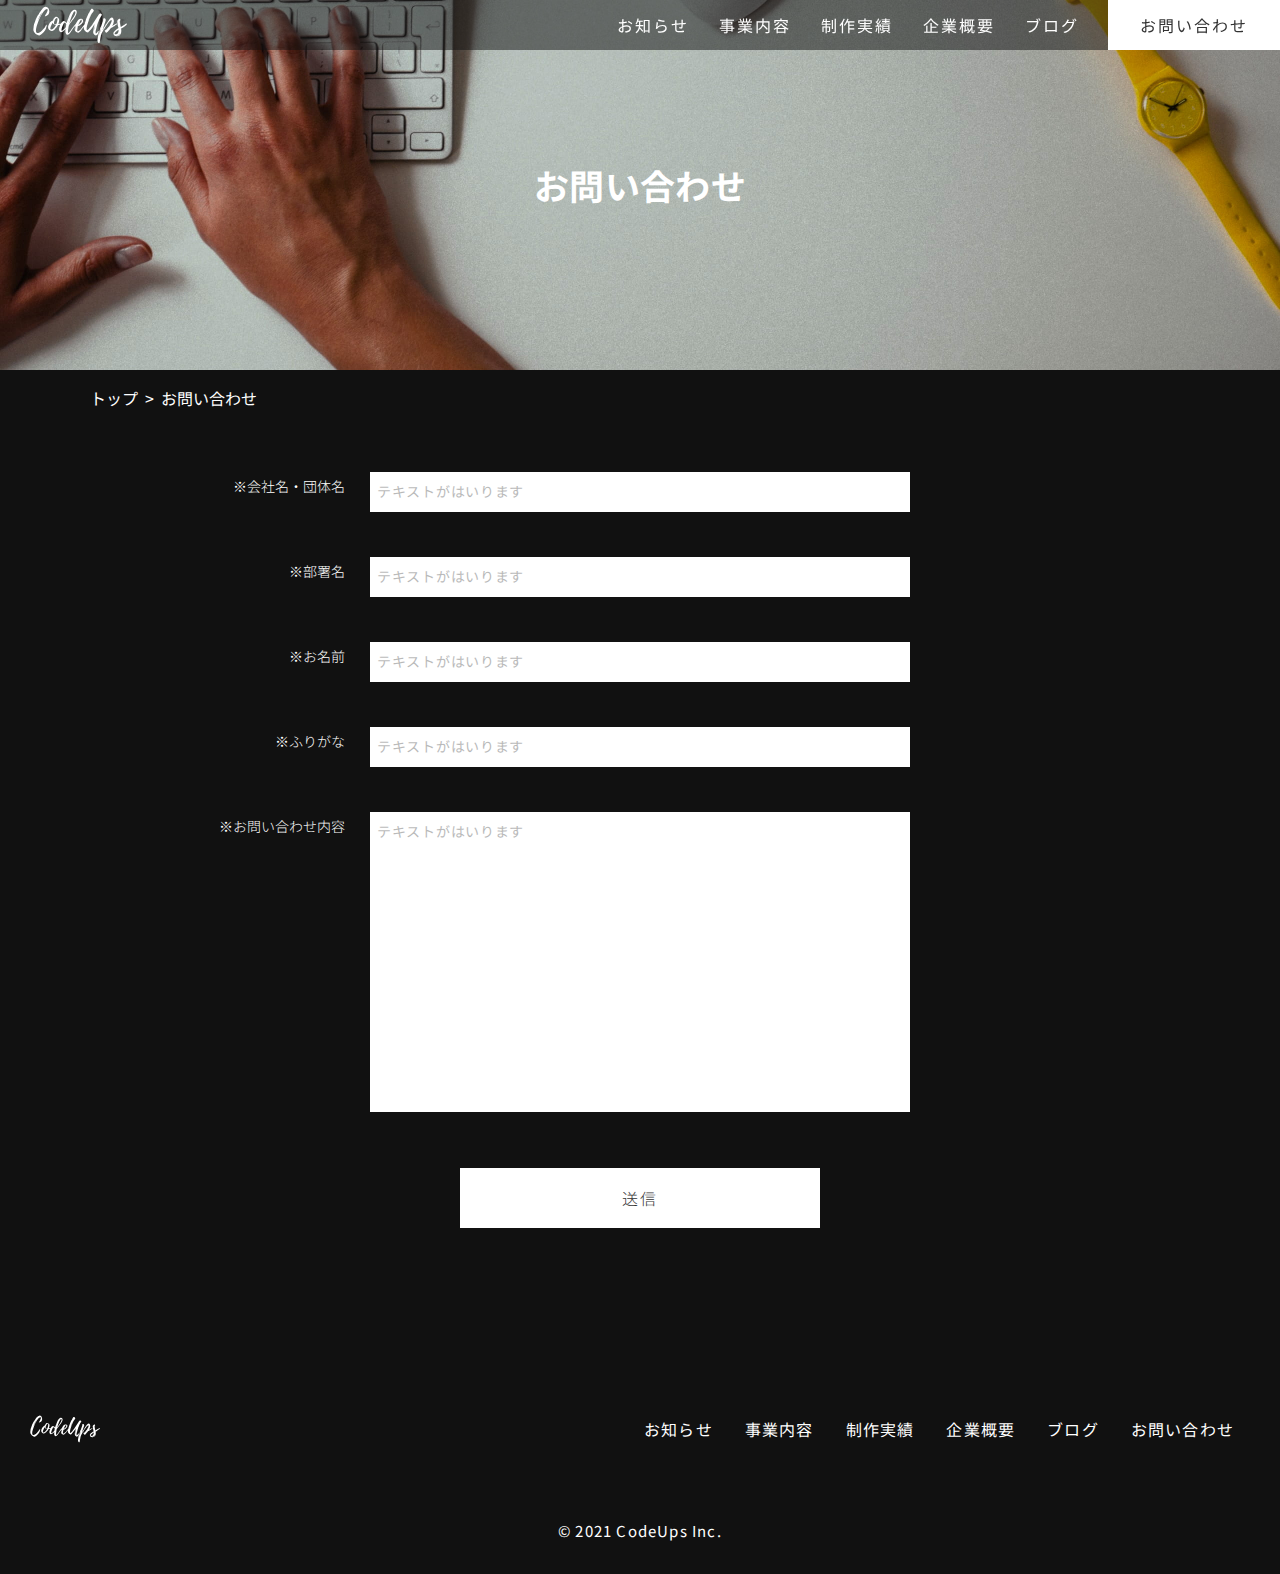
<file: contact.html>
<!DOCTYPE html>
<html lang="ja">

<head>
  <meta charset="UTF-8" />
  <meta name="viewport" content="width=device-width,initial-scale=1.0" />
  <meta name="format-detection" content="telephone=no" />
  <meta name=”robots” content=”noindex”>
  <!-- meta情報 -->
  <title>CodeUps</title>
  <meta name="description" content="このサイトはCodeUpsの課題です" />
  <meta name="keywords" content="CodeUps," />
  <!-- ogp -->
  <meta property="og:title" content="CodeUps" />
  <meta property="og:type" content="website" />
  <meta property="og:url" content="https://hogehoge.com/" />
  <meta property="og:image" content="https://hogehoge.com/image/ogp-img.jpg" />
  <meta property="og:site_name" content="CodeUps" />
  <meta property="og:description" content="このサイトはCodeUpsの課題です" />
  <!-- ファビコン -->
  <link rel="”icon”" href="#" />
  <!-- Google Fonts -->
  <link rel="preconnect" href="https://fonts.googleapis.com" />
  <link rel="preconnect" href="https://fonts.gstatic.com" crossorigin />
  <link href="https://fonts.googleapis.com/css2?family=Noto+Sans+JP:wght@400;500;700&family=Noto+Serif+JP&display=swap"
    rel="stylesheet" />
  <!-- css -->
  <link rel="stylesheet" href="https://cdn.jsdelivr.net/npm/swiper@9/swiper-bundle.min.css" />
  <link rel="stylesheet" href="./css/styles.css" />
  <!-- JavaScript -->
  <script src="https://code.jquery.com/jquery-3.6.0.js"></script>
  <script src="https://cdn.jsdelivr.net/npm/swiper@9/swiper-bundle.min.js"></script>
  <script src="./js/script.js" defer></script>
</head>

<body>
  <header class="header headerColorScroll js-header">
    <div class="header__inner">
      <h1 class="header__logo">
        <a href="/index.html" class="header__link">
          <img src="./images/common/logo.svg" alt="ヘッダーロゴ" />
        </a>
      </h1>
      <nav class="header__nav md-show">
        <ul class="header__items">
          <li class="header__item">
            <a href="news.html"><span>お知らせ</span></a>
          </li>
          <li class="header__item">
            <a href="content.html"><span>事業内容</span></a>
          </li>
          <li class="header__item">
            <a href="works.html"><span>制作実績</span></a>
          </li>
          <li class="header__item">
            <a href="overview.html"><span>企業概要</span></a>
          </li>
          <li class="header__item">
            <a href="blog.html"><span>ブログ</span></a>
          </li>
          <li class="header__item header__item--white">
            <a href="contact.html"><span>お問い合わせ</span></a>
          </li>
        </ul>
      </nav>
    </div>

    <div class="header__hamburger hamburger md-none js-hamburger">
      <span></span>
      <span></span>
      <span></span>
    </div>

    <div class="header__drawer-menu drawer-menu js-drawer">
      <ul class="drawer-menu__items">
        <li class="drawer-menu__item">
          <a href="/index.html">トップ</a>
        </li>
        <li class="drawer-menu__item">
          <a href="news.html">お知らせ</a>
        </li>
        <li class="drawer-menu__item">
          <a href="content.html">事業内容</a>
        </li>
        <li class="drawer-menu__item">
          <a href="works.html">制作実績</a>
        </li>
        <li class="drawer-menu__item">
          <a href="overview.html">企業概要</a>
        </li>
        <li class="drawer-menu__item">
          <a href="blog.html">ブログ</a>
        </li>
        <li class="drawer-menu__item">
          <a href="contact.html">お問い合わせ</a>
        </li>
      </ul>
    </div>
  </header>

  <main>
    <div class="mv-sub mv-sub--contact">
      <div class="mv-sub__inner">
        <div class="mv-sub__wrapper">
          <h2 class="mv-sub__title">お問い合わせ</h2>
        </div>
      </div>
    </div>

    <div class="page-contact breadcrumb top-sub">
      <div class="page-contact__contents inner">
        <ol class="page-contact__breadcrumb" itemscope itemtype="https://schema.org/BreadcrumbList">
          <li itemprop="itemListElement" itemscope itemtype="https://schema.org/ListItem">
            <a itemprop="item" href="/">
              <span itemprop="name">トップ</span>
            </a>
            <meta itemprop="position" content="1" />
          </li>
          <li itemprop="itemListElement" itemscope itemtype="https://schema.org/ListItem">
            <a itemprop="item" href="/contact.html">
              <span itemprop="name">お問い合わせ</span>
            </a>
            <meta itemprop="position" content="2" />
          </li>
        </ol>
      </div>
    </div>

    <div class="page-contact-form top-form">
      <div class="page-contact-form__inner inner">
        <div class="page-contact-form__body">
          <form action="mail.php" method="post">
            <ul class="page-contact-form__list">
              <li class="page-contact-form__item">
                <dl class="page-contact-form__dl">
                  <dt class="page-contact-form__label">
                    <p class="page-contact-form__label-text">※会社名・団体名</p>
                  </dt>
                  <dd class="page-contact-form__input">
                    <input type="text" class="page-contact-form__input-text" name="お名前" placeholder="テキストがはいります">
                  </dd>
                </dl>
              </li>
              <li class="page-contact-form__item">
                <dl class="page-contact-form__dl">
                  <dt class="page-contact-form__label">
                    <p class="page-contact-form__label-text">※部署名</p>
                  </dt>
                  <dd class="page-contact-form__input">
                    <input type="email" class="page-contact-form__input-text" name="メールアドレス" placeholder="テキストがはいります">
                  </dd>
                </dl>
              </li>
              <li class="page-contact-form__item">
                <dl class="page-contact-form__dl">
                  <dt class="page-contact-form__label">
                    <p class="page-contact-form__label-text">※お名前</p>
                  </dt>
                  <dd class="page-contact-form__input">
                    <input type="email" class="page-contact-form__input-text" name="メールアドレス" placeholder="テキストがはいります">
                  </dd>
                </dl>
              </li>
              <li class="page-contact-form__item">
                <dl class="page-contact-form__dl">
                  <dt class="page-contact-form__label">
                    <p class="page-contact-form__label-text">※ふりがな</p>
                  </dt>
                  <dd class="page-contact-form__input">
                    <input type="email" class="page-contact-form__input-text" name="メールアドレス" placeholder="テキストがはいります">
                  </dd>
                </dl>
              </li>
              <li class="page-contact-form__item">
                <dl class="page-contact-form__dl">
                  <dt class="page-contact-form__label">
                    <p class="page-contact-form__label-text">※お問い合わせ内容</p>
                  </dt>
                  <dd class="page-contact-form__input">
                    <textarea name="お問合せ内容" class="page-contact-form__textarea" placeholder="テキストがはいります"></textarea>
                  </dd>
                </dl>
              </li>
            </ul>
            <div class="page-contact__button">
              <a href="#" class="button button--form">送信</a>
            </div>
          </form>
        </div>
      </div>
    </div>
  </main>

  <footer class="footer top-footer">
    <div class="footer__inner">
      <h1 class="footer__logo">
        <a href="#" class="footer__logo-link">
          <img src="./images/common/logo.svg" alt="フッターロゴ" />
        </a>
      </h1>
      <nav class="footer__nav">
        <ul class="footer__items">
          <li class="footer__item md-none">
            <a href="/index.html"><span>トップ</span></a>
          </li>
          <li class="footer__item">
            <a href="news.html"><span>お知らせ</span></a>
          </li>
          <li class="footer__item">
            <a href="content.html"><span>事業内容</span></a>
          </li>
          <li class="footer__item">
            <a href="works.html"><span>制作実績</span></a>
          </li>
          <li class="footer__item">
            <a href="overview.html"><span>企業概要</span></a>
          </li>
          <li class="footer__item">
            <a href="blog.html"><span>ブログ</span></a>
          </li>
          <li class="footer__item">
            <a href="contact.html"><span>お問い合わせ</span></a>
          </li>
        </ul>
      </nav>
    </div>
    <small class="footer__text">&copy;&nbsp;2021&nbsp;CodeUps&nbsp;Inc.</small>
  </footer>

  <span class="dli-arrow-up"></span>
  <div class="page-top-button js-page-top"></div>
</body>

</html>
</file>
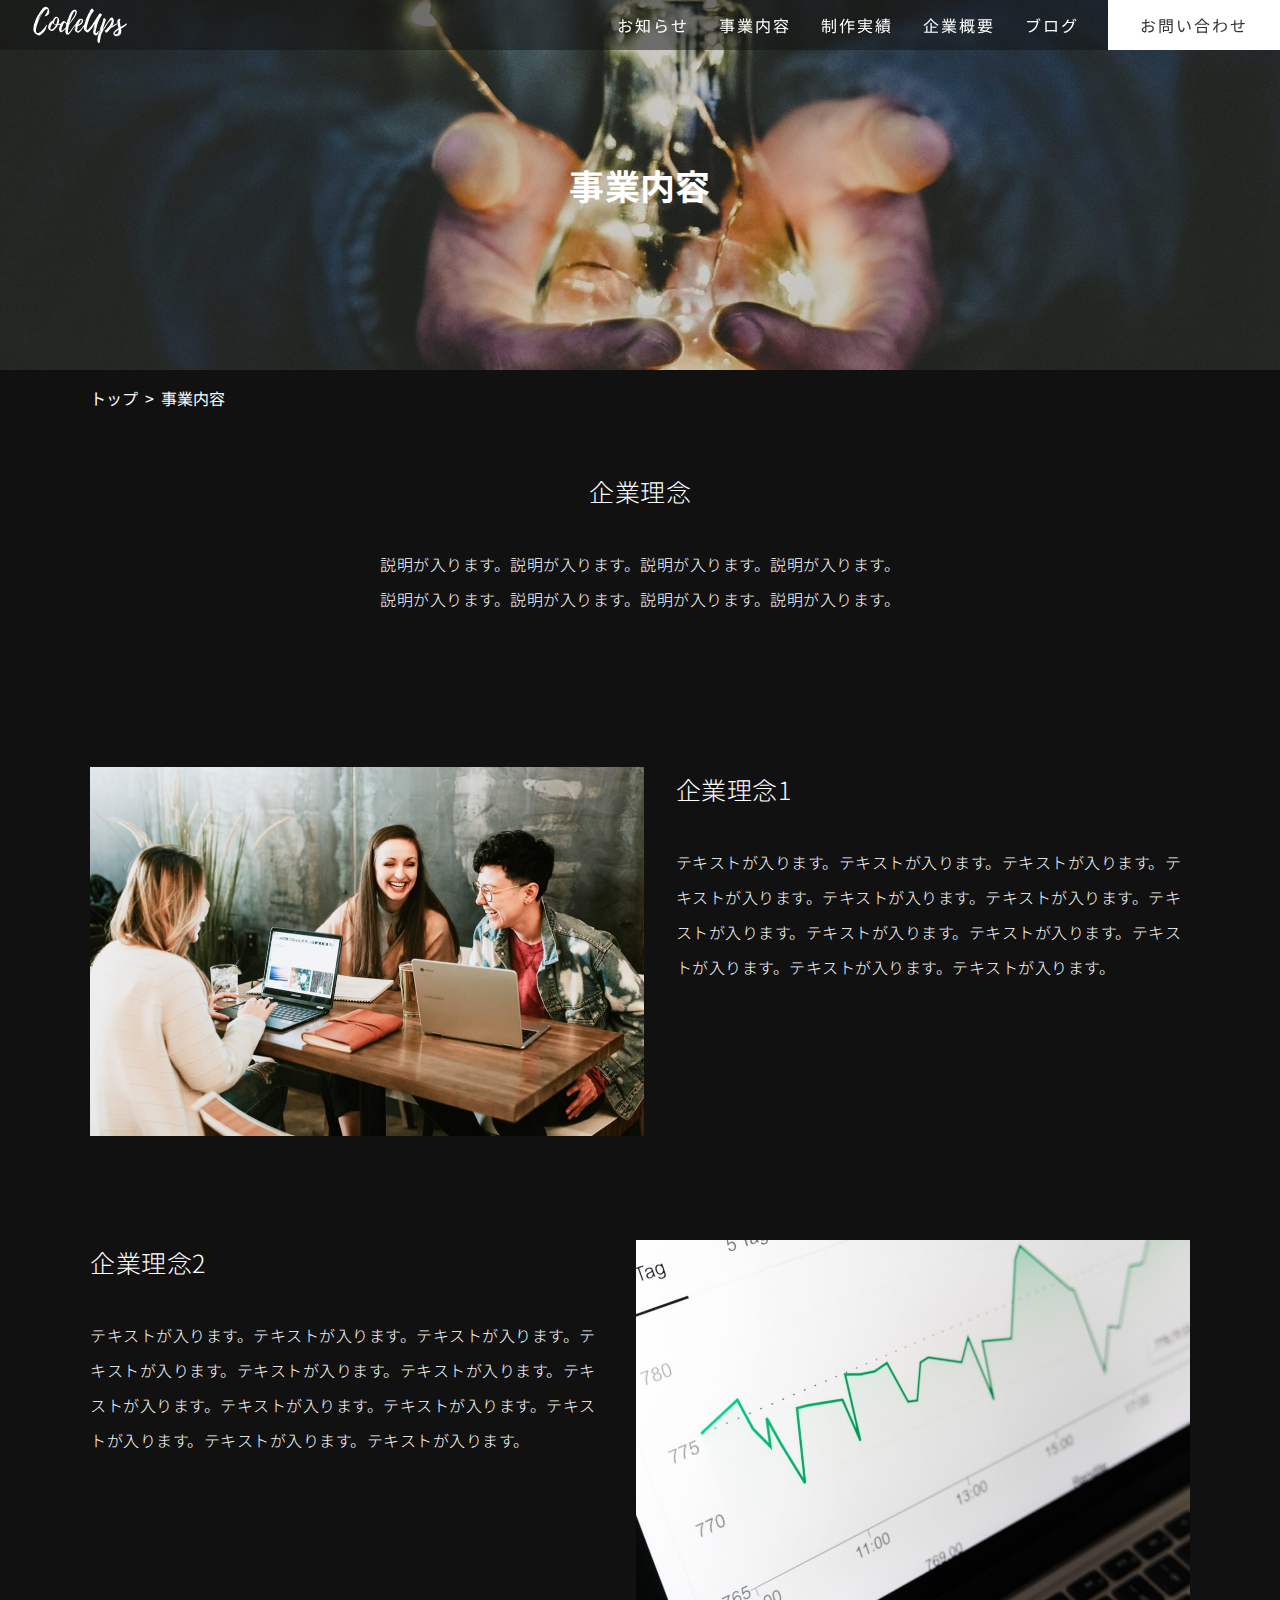
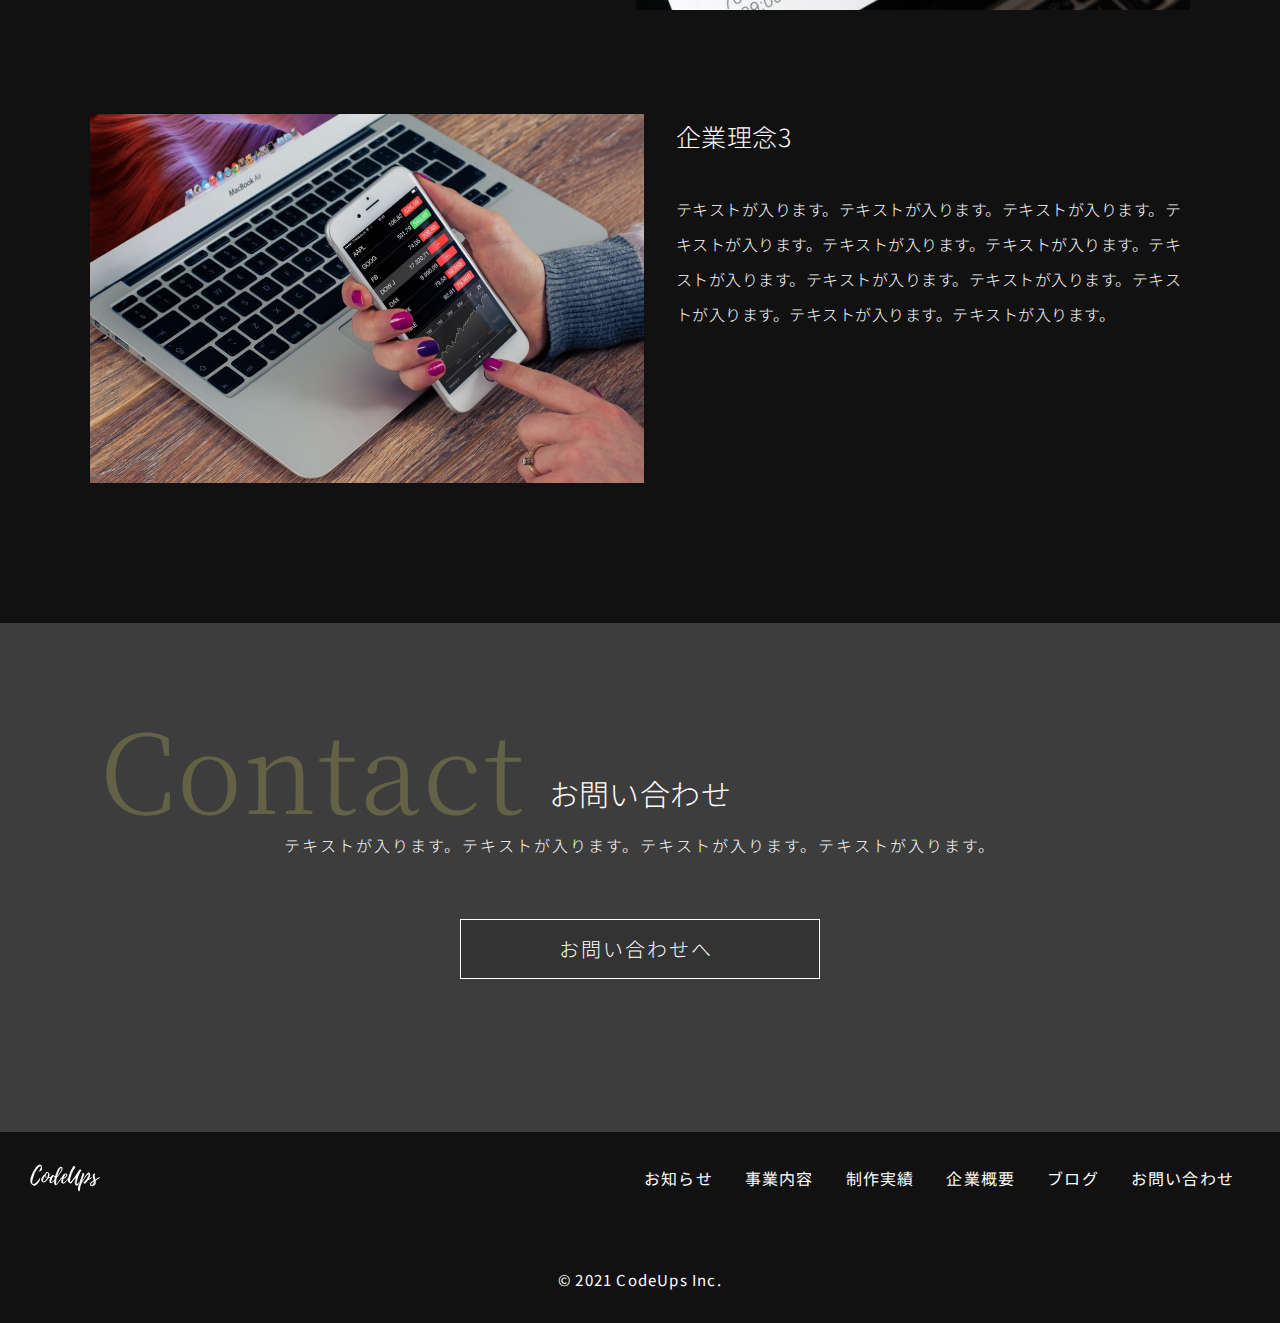
<file: content.html>
<!DOCTYPE html>
<html lang="ja">

<head>
  <meta charset="UTF-8" />
  <meta name="viewport" content="width=device-width,initial-scale=1.0" />
  <meta name="format-detection" content="telephone=no" />
  <meta name=”robots” content=”noindex”>
  <!-- meta情報 -->
  <title>CodeUps</title>
  <meta name="description" content="このサイトはCodeUpsの課題です" />
  <meta name="keywords" content="CodeUps," />
  <!-- ogp -->
  <meta property="og:title" content="CodeUps" />
  <meta property="og:type" content="website" />
  <meta property="og:url" content="https://hogehoge.com/" />
  <meta property="og:image" content="https://hogehoge.com/image/ogp-img.jpg" />
  <meta property="og:site_name" content="CodeUps" />
  <meta property="og:description" content="このサイトはCodeUpsの課題です" />
  <!-- ファビコン -->
  <link rel="”icon”" href="#" />
  <!-- Google Fonts -->
  <link rel="preconnect" href="https://fonts.googleapis.com" />
  <link rel="preconnect" href="https://fonts.gstatic.com" crossorigin />
  <link href="https://fonts.googleapis.com/css2?family=Noto+Sans+JP:wght@400;500;700&family=Noto+Serif+JP&display=swap"
    rel="stylesheet" />
  <!-- css -->
  <link rel="stylesheet" href="https://cdn.jsdelivr.net/npm/swiper@9/swiper-bundle.min.css" />
  <link rel="stylesheet" href="./css/styles.css" />
  <!-- JavaScript -->
  <script src="https://code.jquery.com/jquery-3.6.0.js"></script>
  <script src="https://cdn.jsdelivr.net/npm/swiper@9/swiper-bundle.min.js"></script>
  <script src="./js/script.js" defer></script>
</head>

<body>
  <header class="header headerColorScroll js-header">
    <div class="header__inner">
      <h1 class="header__logo">
        <a href="/index.html" class="header__link">
          <img src="./images/common/logo.svg" alt="ヘッダーロゴ" />
        </a>
      </h1>
      <nav class="header__nav md-show">
        <ul class="header__items">
          <li class="header__item">
            <a href="news.html"><span>お知らせ</span></a>
          </li>
          <li class="header__item">
            <a href="content.html"><span>事業内容</span></a>
          </li>
          <li class="header__item">
            <a href="works.html"><span>制作実績</span></a>
          </li>
          <li class="header__item">
            <a href="overview.html"><span>企業概要</span></a>
          </li>
          <li class="header__item">
            <a href="blog.html"><span>ブログ</span></a>
          </li>
          <li class="header__item header__item--white">
            <a href="contact.html"><span>お問い合わせ</span></a>
          </li>
        </ul>
      </nav>
    </div>

    <div class="header__hamburger hamburger md-none js-hamburger">
      <span></span>
      <span></span>
      <span></span>
    </div>

    <div class="header__drawer-menu drawer-menu js-drawer">
      <ul class="drawer-menu__items">
        <li class="drawer-menu__item">
          <a href="/index.html">トップ</a>
        </li>
        <li class="drawer-menu__item">
          <a href="news.html">お知らせ</a>
        </li>
        <li class="drawer-menu__item">
          <a href="content.html">事業内容</a>
        </li>
        <li class="drawer-menu__item">
          <a href="works.html">制作実績</a>
        </li>
        <li class="drawer-menu__item">
          <a href="overview.html">企業概要</a>
        </li>
        <li class="drawer-menu__item">
          <a href="blog.html">ブログ</a>
        </li>
        <li class="drawer-menu__item">
          <a href="contact.html">お問い合わせ</a>
        </li>
      </ul>
    </div>
  </header>

  <main>
    <div class="mv-sub mv-sub--content">
      <div class="mv-sub__inner">
        <div class="mv-sub__wrapper">
          <h2 class="mv-sub__title">事業内容</h2>
        </div>
      </div>
    </div>

    <div class="page-content breadcrumb top-sub">
      <div class="page-content__contents inner">
        <ol class="page-content__breadcrumb" itemscope itemtype="https://schema.org/BreadcrumbList">
          <li itemprop="itemListElement" itemscope itemtype="https://schema.org/ListItem">
            <a itemprop="item" href="/">
              <span itemprop="name">トップ</span>
            </a>
            <meta itemprop="position" content="1" />
          </li>
          <li itemprop="itemListElement" itemscope itemtype="https://schema.org/ListItem">
            <a itemprop="item" href="/news.html">
              <span itemprop="name">事業内容</span>
            </a>
            <meta itemprop="position" content="2" />
          </li>
        </ol>
      </div>
    </div>

    <section class="page-content top-page-content" id="content">
      <div class="page-content__contents">
        <div class="page-content__box inner">
          <div class="page-content__heading">
            <h3 class="page-content__sub-title page-content__sub-title--center sub-title">企業理念</h3>
            <p class="page-content__text page-content__text--center text">説明が入ります。説明が入ります。説明が入ります。説明が入ります。<br>説明が入ります。説明が入ります。説明が入ります。説明が入ります。</p>
          </div>
        </div>
        <div class="page-content__items">
          <div class="page-content__inner inner">
            <div class="page-content__content">
              <div class="page-content__wrapper">
                <picture>
                  <source srcset="./images/content/content_01.jpg" media="(min-width: 1024px)" />
                  <img src="./images/content/content_01-sp.jpg" alt="男女3人が談笑している様子" />
                </picture>
              </div>
              <div class="page-content__body">
                <h3 class="page-content__sub-title sub-title">企業理念1</h3>
                <p class="page-content__text text">
                  テキストが入ります。テキストが入ります。テキストが入ります。テキストが入ります。テキストが入ります。テキストが入ります。テキストが入ります。テキストが入ります。テキストが入ります。テキストが入ります。テキストが入ります。テキストが入ります。
                </p>
              </div>
            </div>
            <div class="page-content__content page-content__content--reverse">
              <div class="page-content__wrapper">
                <picture>
                  <source srcset="./images/content/content_02.jpg" media="(min-width: 1024px)" />
                  <img src="./images/content/content_02-sp.jpg" alt="数字とグラフ" />
                </picture>
              </div>
              <div class="page-content__body page-content__body--reverse">
                <h3 class="page-content__sub-title sub-title">企業理念2</h3>
                <p class="page-content__text text">
                  テキストが入ります。テキストが入ります。テキストが入ります。テキストが入ります。テキストが入ります。テキストが入ります。テキストが入ります。テキストが入ります。テキストが入ります。テキストが入ります。テキストが入ります。テキストが入ります。
                </p>
              </div>
            </div>
            <div class="page-content__content">
              <div class="page-content__wrapper">
                <picture>
                  <source srcset="./images/content/content_03.jpg" media="(min-width: 1024px)" />
                  <img src="./images/content/content_03-sp.jpg" alt="PCとスマホと株価" />
                </picture>
              </div>
              <div class="page-content__body">
                <h3 class="page-content__sub-title sub-title">企業理念3</h3>
                <p class="page-content__text text">
                  テキストが入ります。テキストが入ります。テキストが入ります。テキストが入ります。テキストが入ります。テキストが入ります。テキストが入ります。テキストが入ります。テキストが入ります。テキストが入ります。テキストが入ります。テキストが入ります。
                </p>
              </div>
            </div>
          </div>
        </div>
      </div>
    </section>

    <section class="contact top-contact" id="contact">
      <div class="contact__title title inner">
        <div class="contact__heading">
          <h2 class="title__main">お問い合わせ</h2>
          <p class="title__sub title__sub--contact">Contact</p>
        </div>
        <p class="contact__text text">テキストが入ります。テキストが入ります。テキストが入ります。テキストが入ります。</p>
        <div class="contact__button">
          <a href="#" class="button">お問い合わせへ</a>
        </div>
      </div>
    </section>
  </main>

  <footer class="footer">
    <div class="footer__inner">
      <h1 class="footer__logo">
        <a href="#" class="footer__logo-link">
          <img src="./images/common/logo.svg" alt="フッターロゴ" />
        </a>
      </h1>
      <nav class="footer__nav">
        <ul class="footer__items">
          <li class="footer__item md-none">
            <a href="/index.html"><span>トップ</span></a>
          </li>
          <li class="footer__item">
            <a href="news.html"><span>お知らせ</span></a>
          </li>
          <li class="footer__item">
            <a href="content.html"><span>事業内容</span></a>
          </li>
          <li class="footer__item">
            <a href="works.html"><span>制作実績</span></a>
          </li>
          <li class="footer__item">
            <a href="overview.html"><span>企業概要</span></a>
          </li>
          <li class="footer__item">
            <a href="blog.html"><span>ブログ</span></a>
          </li>
          <li class="footer__item">
            <a href="contact.html"><span>お問い合わせ</span></a>
          </li>
        </ul>
      </nav>
    </div>
    <small class="footer__text">&copy;&nbsp;2021&nbsp;CodeUps&nbsp;Inc.</small>
  </footer>

  <span class="dli-arrow-up"></span>
  <div class="page-top-button js-page-top"></div>
</body>

</html>
</file>
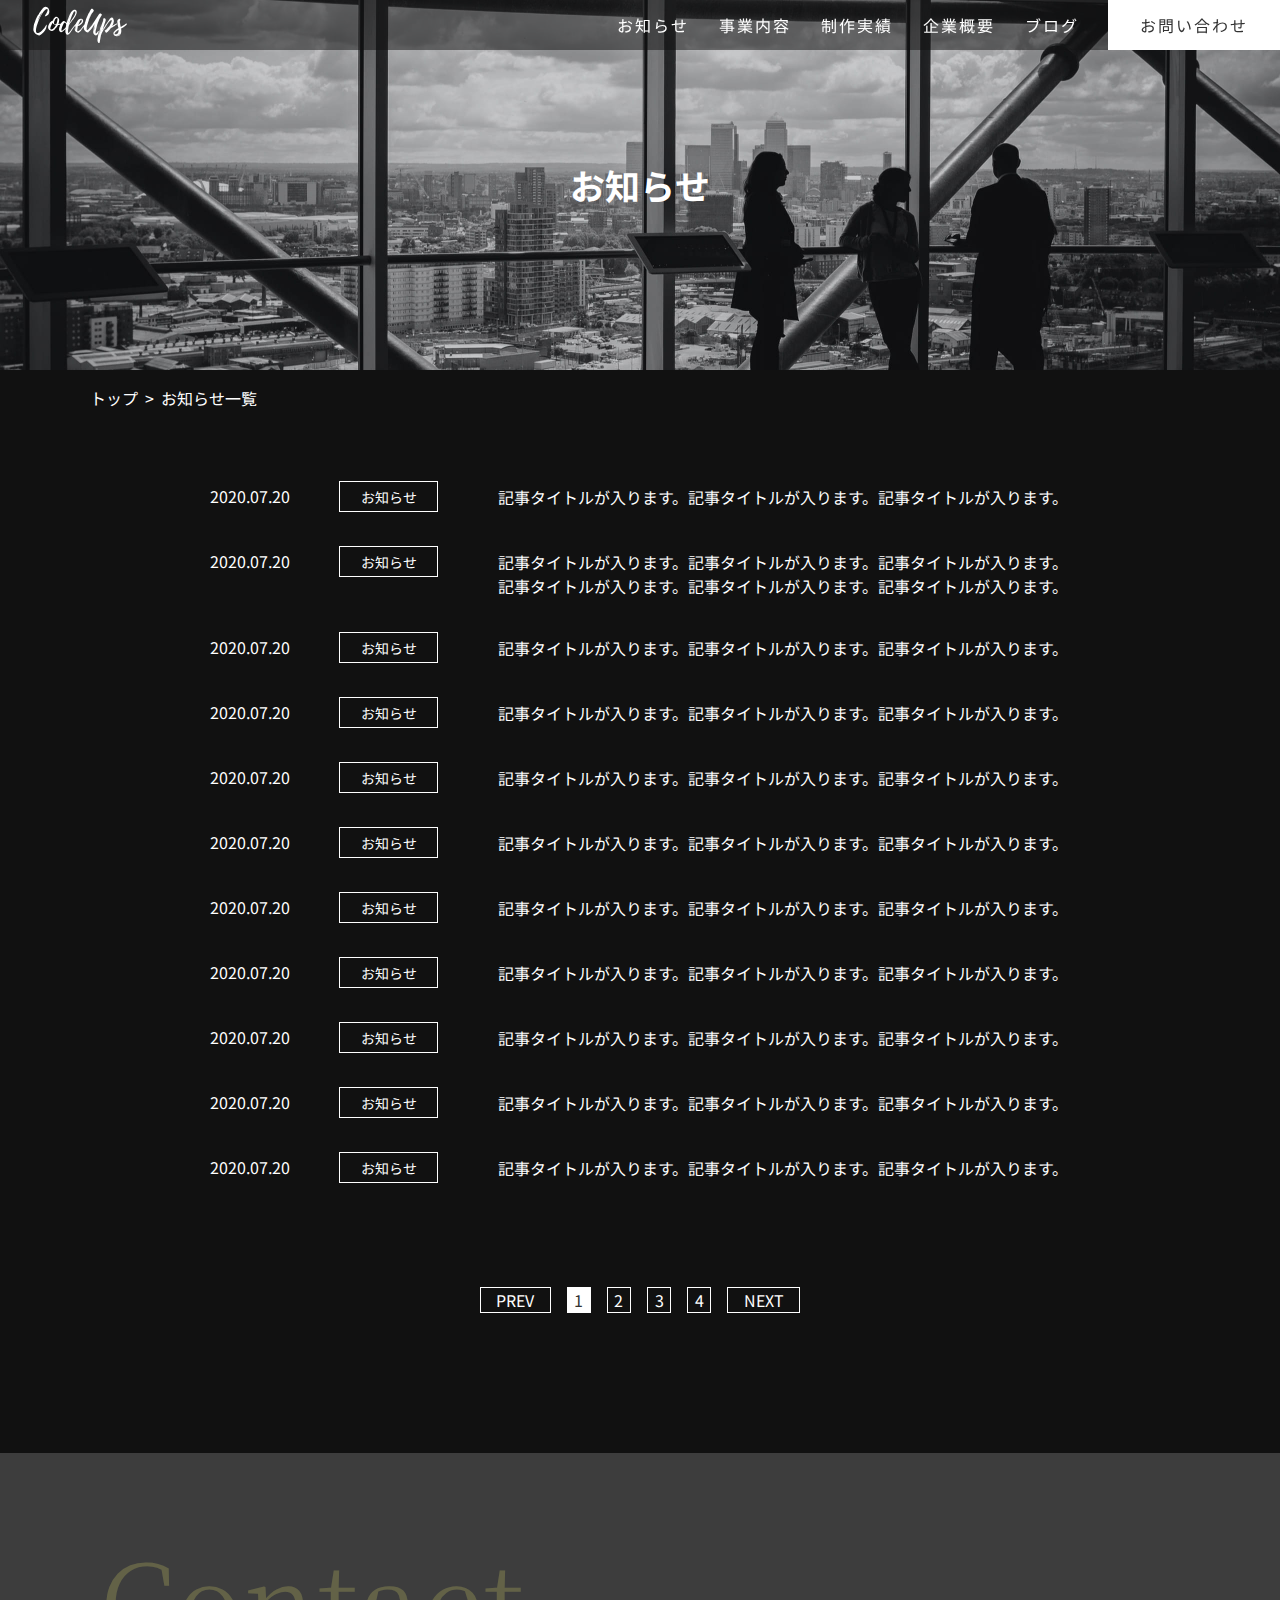
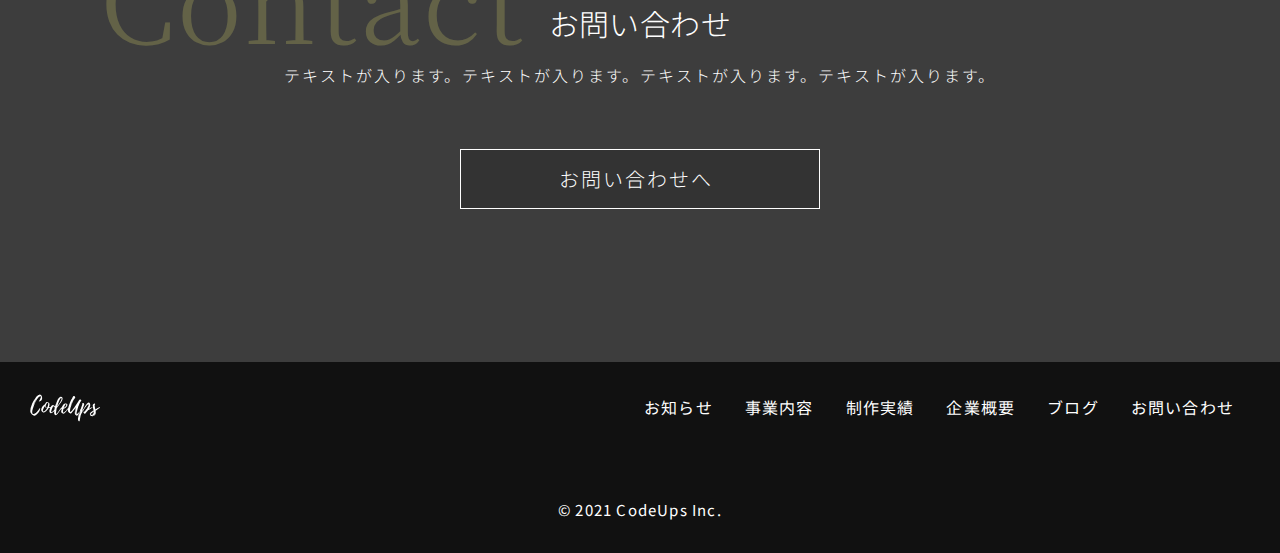
<file: news.html>
<!DOCTYPE html>
<html lang="ja">
  <head>
    <meta charset="UTF-8" />
    <meta name="viewport" content="width=device-width,initial-scale=1.0" />
    <meta name="format-detection" content="telephone=no" />
    <meta name=”robots” content=”noindex”>
    <!-- meta情報 -->
    <title>CodeUps</title>
    <meta name="description" content="このサイトはCodeUpsの課題です" />
    <meta name="keywords" content="CodeUps," />
    <!-- ogp -->
    <meta property="og:title" content="CodeUps" />
    <meta property="og:type" content="website" />
    <meta property="og:url" content="https://hogehoge.com/" />
    <meta property="og:image" content="https://hogehoge.com/image/ogp-img.jpg"/>
    <meta property="og:site_name" content="CodeUps" />
    <meta property="og:description" content="このサイトはCodeUpsの課題です" />
    <!-- ファビコン -->
    <link rel="”icon”" href="#" />
    <!-- Google Fonts -->
    <link rel="preconnect" href="https://fonts.googleapis.com" />
    <link rel="preconnect" href="https://fonts.gstatic.com" crossorigin />
    <link href="https://fonts.googleapis.com/css2?family=Noto+Sans+JP:wght@400;500;700&family=Noto+Serif+JP&display=swap" rel="stylesheet"/>
    <!-- css -->
    <link rel="stylesheet" href="https://cdn.jsdelivr.net/npm/swiper@9/swiper-bundle.min.css"/>
    <link rel="stylesheet" href="./css/styles.css" />
    <!-- JavaScript -->
    <script src="https://code.jquery.com/jquery-3.6.0.js"></script>
    <script src="https://cdn.jsdelivr.net/npm/swiper@9/swiper-bundle.min.js"></script>
    <script src="./js/script.js" defer></script>
  </head>
  <body>
    <header class="header headerColorScroll js-header">
      <div class="header__inner">
        <h1 class="header__logo">
          <a href="/index.html" class="header__link">
            <img src="./images/common/logo.svg" alt="ヘッダーロゴ" />
          </a>
        </h1>
        <nav class="header__nav md-show">
          <ul class="header__items">
            <li class="header__item">
              <a href="news.html"><span>お知らせ</span></a>
            </li>
            <li class="header__item">
              <a href="content.html"><span>事業内容</span></a>
            </li>
            <li class="header__item">
              <a href="works.html"><span>制作実績</span></a>
            </li>
            <li class="header__item">
              <a href="overview.html"><span>企業概要</span></a>
            </li>
            <li class="header__item">
              <a href="blog.html"><span>ブログ</span></a>
            </li>
            <li class="header__item header__item--white">
              <a href="contact.html"><span>お問い合わせ</span></a>
            </li>
          </ul>
        </nav>
      </div>
  
      <div class="header__hamburger hamburger md-none js-hamburger">
        <span></span>
        <span></span>
        <span></span>
      </div>
  
      <div class="header__drawer-menu drawer-menu js-drawer">
        <ul class="drawer-menu__items">
          <li class="drawer-menu__item">
            <a href="/index.html">トップ</a>
          </li>
          <li class="drawer-menu__item">
            <a href="news.html">お知らせ</a>
          </li>
          <li class="drawer-menu__item">
            <a href="content.html">事業内容</a>
          </li>
          <li class="drawer-menu__item">
            <a href="works.html">制作実績</a>
          </li>
          <li class="drawer-menu__item">
            <a href="overview.html">企業概要</a>
          </li>
          <li class="drawer-menu__item">
            <a href="blog.html">ブログ</a>
          </li>
          <li class="drawer-menu__item">
            <a href="contact.html">お問い合わせ</a>
          </li>
        </ul>
      </div>
    </header>

    <main>
      <div class="mv-sub mv-sub--news">
        <div class="mv-sub__inner">
          <div class="mv-sub__wrapper">
            <h2 class="mv-sub__title">お知らせ</h2>
          </div>
        </div>
      </div>

      <div class="news breadcrumb top-sub">
        <div class="news__inner inner">
          <ol class="news__breadcrumb" itemscope itemtype="https://schema.org/BreadcrumbList">
            <li itemprop="itemListElement" itemscope itemtype="https://schema.org/ListItem">
              <a itemprop="item" href="/">
                <span itemprop="name">トップ</span>
              </a>
              <meta itemprop="position" content="1" />
            </li>
            <li itemprop="itemListElement" itemscope itemtype="https://schema.org/ListItem">
              <a itemprop="item" href="/news.html">
                <span itemprop="name">お知らせ一覧</span>
              </a>
              <meta itemprop="position" content="2" />
            </li>
          </ol>
        </div>
      </div>

      <div class="news top-page-news" id="news">
        <div class="news__inner inner">
          <div class="news__contents">
            <div class="news__content">
              <div class="news__info">
                <time class="news__date" datetime="2020-07-20">2020.07.20</time>
                <span class="news__category">お知らせ</span>
              </div>
              <div class="news__body">
                <a href="#" class="news__text news__text--yellow">記事タイトルが入ります。記事タイトルが入ります。記事タイトルが入ります。</a>
              </div>
            </div>
            <div class="news__content">
              <div class="news__info">
                <time class="news__date" datetime="2020-07-20">2020.07.20</time>
                <span class="news__category">お知らせ</span>
              </div>
              <div class="news__body">
                <a href="#" class="news__text news__text--yellow">記事タイトルが入ります。記事タイトルが入ります。記事タイトルが入ります。記事タイトルが入ります。記事タイトルが入ります。記事タイトルが入ります。</a>
              </div>
            </div>
            <div class="news__content">
              <div class="news__info">
                <time class="news__date" datetime="2020-07-20">2020.07.20</time>
                <span class="news__category">お知らせ</span>
              </div>
              <div class="news__body">
                <a href="#" class="news__text news__text--yellow">記事タイトルが入ります。記事タイトルが入ります。記事タイトルが入ります。</a>
              </div>
            </div>
            <div class="news__content">
              <div class="news__info">
                <time class="news__date" datetime="2020-07-20">2020.07.20</time>
                <span class="news__category">お知らせ</span>
              </div>
              <div class="news__body">
                <a href="#" class="news__text news__text--yellow">記事タイトルが入ります。記事タイトルが入ります。記事タイトルが入ります。</a>
              </div>
            </div>
            <div class="news__content">
              <div class="news__info">
                <time class="news__date" datetime="2020-07-20">2020.07.20</time>
                <span class="news__category">お知らせ</span>
              </div>
              <div class="news__body">
                <a href="#" class="news__text news__text--yellow">記事タイトルが入ります。記事タイトルが入ります。記事タイトルが入ります。</a>
              </div>
            </div>
            <div class="news__content">
              <div class="news__info">
                <time class="news__date" datetime="2020-07-20">2020.07.20</time>
                <span class="news__category">お知らせ</span>
              </div>
              <div class="news__body">
                <a href="#" class="news__text news__text--yellow">記事タイトルが入ります。記事タイトルが入ります。記事タイトルが入ります。</a>
              </div>
            </div>
            <div class="news__content">
              <div class="news__info">
                <time class="news__date" datetime="2020-07-20">2020.07.20</time>
                <span class="news__category">お知らせ</span>
              </div>
              <div class="news__body">
                <a href="#" class="news__text news__text--yellow">記事タイトルが入ります。記事タイトルが入ります。記事タイトルが入ります。</a>
              </div>
            </div>
            <div class="news__content">
              <div class="news__info">
                <time class="news__date" datetime="2020-07-20">2020.07.20</time>
                <span class="news__category">お知らせ</span>
              </div>
              <div class="news__body">
                <a href="#" class="news__text news__text--yellow">記事タイトルが入ります。記事タイトルが入ります。記事タイトルが入ります。</a>
              </div>
            </div>
            <div class="news__content">
              <div class="news__info">
                <time class="news__date" datetime="2020-07-20">2020.07.20</time>
                <span class="news__category">お知らせ</span>
              </div>
              <div class="news__body">
                <a href="#" class="news__text news__text--yellow">記事タイトルが入ります。記事タイトルが入ります。記事タイトルが入ります。</a>
              </div>
            </div>
            <div class="news__content">
              <div class="news__info">
                <time class="news__date" datetime="2020-07-20">2020.07.20</time>
                <span class="news__category">お知らせ</span>
              </div>
              <div class="news__body">
                <a href="#" class="news__text news__text--yellow">記事タイトルが入ります。記事タイトルが入ります。記事タイトルが入ります。</a>
              </div>
            </div>
            <div class="news__content">
              <div class="news__info">
                <time class="news__date" datetime="2020-07-20">2020.07.20</time>
                <span class="news__category">お知らせ</span>
              </div>
              <div class="news__body">
                <a href="#" class="news__text news__text--yellow">記事タイトルが入ります。記事タイトルが入ります。記事タイトルが入ります。</a>
              </div>
            </div>
          </div>
          <div class="news__pagenavi wp-pagenavi top-pagenavi">
            <a class="wp-pagenavi__first" href="#">PREV</a>
            <span class="wp-pagenavi__current">1</span>
            <a class="wp-pagenavi__page" href="#">2</a>
            <a class="wp-pagenavi__page" href="#">3</a>
            <a class="wp-pagenavi__page" href="#">4</a>
            <a class="wp-pagenavi__last" href="#">NEXT</a>
          </div>
        </div>
      </div>

      <section class="contact top-contact" id="contact">
        <div class="contact__title title inner">
          <div class="contact__heading">
            <h2 class="title__main">お問い合わせ</h2>
            <p class="title__sub title__sub--contact">Contact</p>
          </div>
          <p class="contact__text text">テキストが入ります。テキストが入ります。テキストが入ります。テキストが入ります。</p>
          <div class="contact__button">
            <a href="#" class="button">お問い合わせへ</a>
          </div>
        </div>
      </section>
    </main>

    <footer class="footer">
      <div class="footer__inner">
        <h1 class="footer__logo">
          <a href="#" class="footer__logo-link">
            <img src="./images/common/logo.svg" alt="フッターロゴ" />
          </a>
        </h1>
        <nav class="footer__nav">
          <ul class="footer__items">
            <li class="footer__item md-none">
              <a href="/index.html"><span>トップ</span></a>
            </li>
            <li class="footer__item">
              <a href="#news"><span>お知らせ</span></a>
            </li>
            <li class="footer__item">
              <a href="#content"><span>事業内容</span></a>
            </li>
            <li class="footer__item">
              <a href="#works"><span>制作実績</span></a>
            </li>
            <li class="footer__item">
              <a href="#overview"><span>企業概要</span></a>
            </li>
            <li class="footer__item">
              <a href="#blog"><span>ブログ</span></a>
            </li>
            <li class="footer__item">
              <a href="contact"><span>お問い合わせ</span></a>
            </li>
          </ul>
        </nav>
      </div>
      <small class="footer__text">&copy;&nbsp;2021&nbsp;CodeUps&nbsp;Inc.</small>
    </footer>

    <span class="dli-arrow-up"></span>
    <div class="page-top-button js-page-top"></div>
  </body>
</html>
</file>
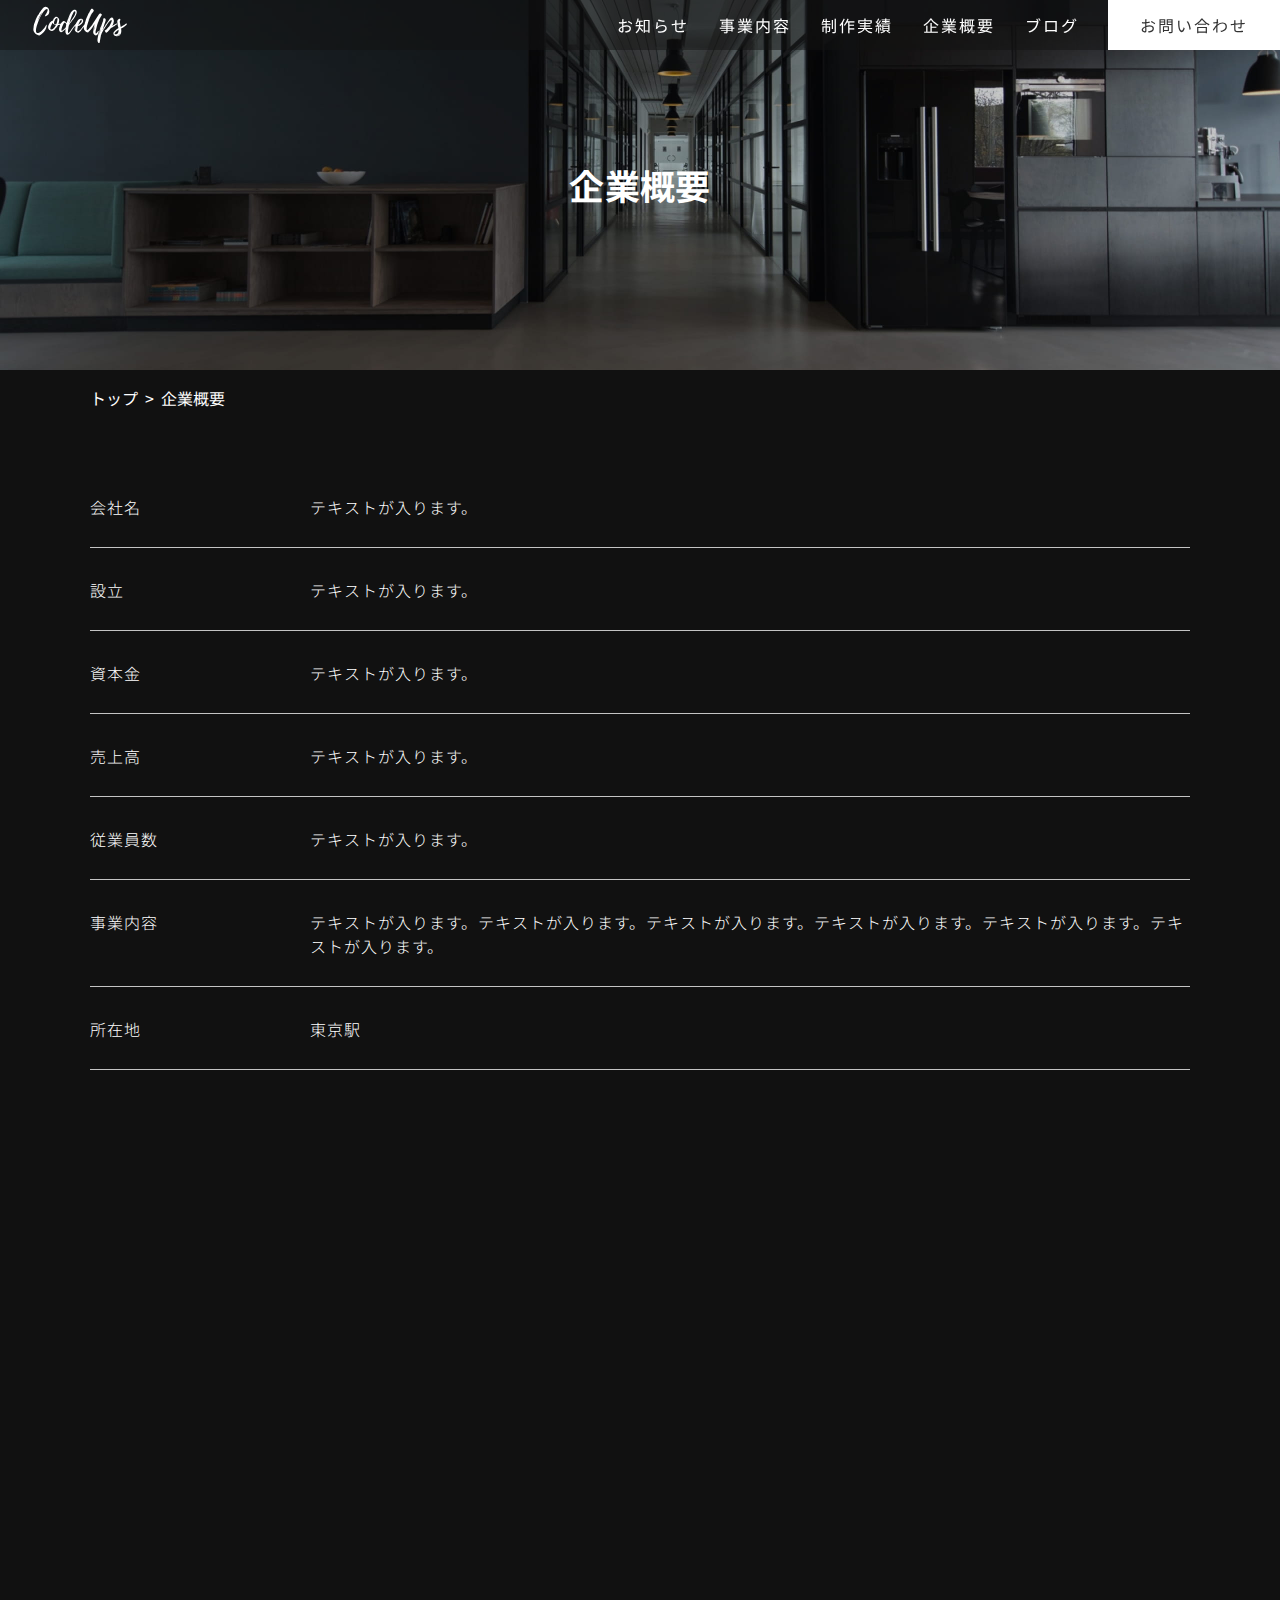
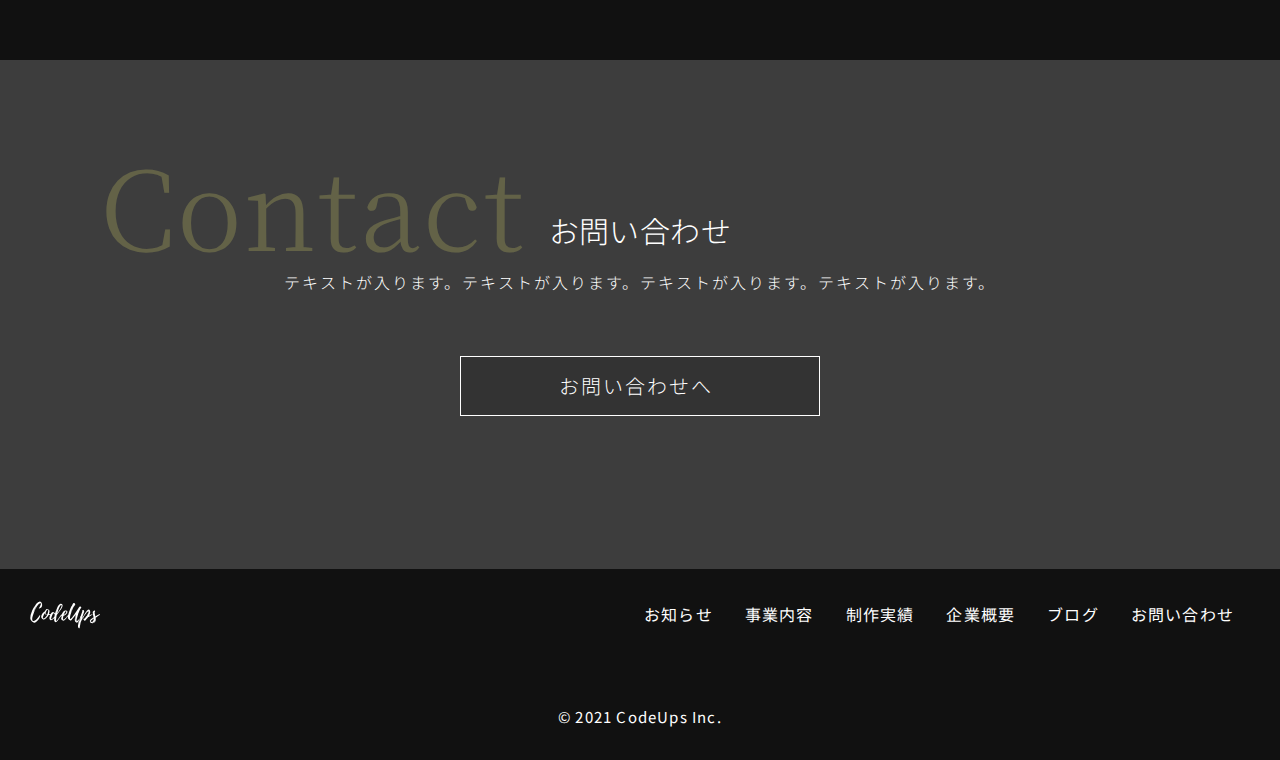
<file: overview.html>
<!DOCTYPE html>
<html lang="ja">

<head>
  <meta charset="UTF-8" />
  <meta name="viewport" content="width=device-width,initial-scale=1.0" />
  <meta name="format-detection" content="telephone=no" />
  <meta name=”robots” content=”noindex”>
  <!-- meta情報 -->
  <title>CodeUps</title>
  <meta name="description" content="このサイトはCodeUpsの課題です" />
  <meta name="keywords" content="CodeUps," />
  <!-- ogp -->
  <meta property="og:title" content="CodeUps" />
  <meta property="og:type" content="website" />
  <meta property="og:url" content="https://hogehoge.com/" />
  <meta property="og:image" content="https://hogehoge.com/image/ogp-img.jpg" />
  <meta property="og:site_name" content="CodeUps" />
  <meta property="og:description" content="このサイトはCodeUpsの課題です" />
  <!-- ファビコン -->
  <link rel="”icon”" href="#" />
  <!-- Google Fonts -->
  <link rel="preconnect" href="https://fonts.googleapis.com" />
  <link rel="preconnect" href="https://fonts.gstatic.com" crossorigin />
  <link href="https://fonts.googleapis.com/css2?family=Noto+Sans+JP:wght@400;500;700&family=Noto+Serif+JP&display=swap"
    rel="stylesheet" />
  <!-- css -->
  <link rel="stylesheet" href="https://cdn.jsdelivr.net/npm/swiper@9/swiper-bundle.min.css" />
  <link rel="stylesheet" href="./css/styles.css" />
  <!-- JavaScript -->
  <script src="https://code.jquery.com/jquery-3.6.0.js"></script>
  <script src="https://cdn.jsdelivr.net/npm/swiper@9/swiper-bundle.min.js"></script>
  <script src="./js/script.js" defer></script>
</head>

<body>
  <header class="header headerColorScroll js-header">
    <div class="header__inner">
      <h1 class="header__logo">
        <a href="/index.html" class="header__link">
          <img src="./images/common/logo.svg" alt="ヘッダーロゴ" />
        </a>
      </h1>
      <nav class="header__nav md-show">
        <ul class="header__items">
          <li class="header__item">
            <a href="news.html"><span>お知らせ</span></a>
          </li>
          <li class="header__item">
            <a href="content.html"><span>事業内容</span></a>
          </li>
          <li class="header__item">
            <a href="works.html"><span>制作実績</span></a>
          </li>
          <li class="header__item">
            <a href="overview.html"><span>企業概要</span></a>
          </li>
          <li class="header__item">
            <a href="blog.html"><span>ブログ</span></a>
          </li>
          <li class="header__item header__item--white">
            <a href="contact.html"><span>お問い合わせ</span></a>
          </li>
        </ul>
      </nav>
    </div>

    <div class="header__hamburger hamburger md-none js-hamburger">
      <span></span>
      <span></span>
      <span></span>
    </div>

    <div class="header__drawer-menu drawer-menu js-drawer">
      <ul class="drawer-menu__items">
        <li class="drawer-menu__item">
          <a href="/index.html">トップ</a>
        </li>
        <li class="drawer-menu__item">
          <a href="news.html">お知らせ</a>
        </li>
        <li class="drawer-menu__item">
          <a href="content.html">事業内容</a>
        </li>
        <li class="drawer-menu__item">
          <a href="works.html">制作実績</a>
        </li>
        <li class="drawer-menu__item">
          <a href="overview.html">企業概要</a>
        </li>
        <li class="drawer-menu__item">
          <a href="blog.html">ブログ</a>
        </li>
        <li class="drawer-menu__item">
          <a href="contact.html">お問い合わせ</a>
        </li>
      </ul>
    </div>
  </header>

  <main>
    <div class="mv-sub mv-sub--overview">
      <div class="mv-sub__inner">
        <div class="mv-sub__wrapper">
          <h2 class="mv-sub__title">企業概要</h2>
        </div>
      </div>
    </div>

    <div class="page-works breadcrumb top-sub">
      <div class="page-works__contents inner">
        <ol class="page-works__breadcrumb" itemscope itemtype="https://schema.org/BreadcrumbList">
          <li itemprop="itemListElement" itemscope itemtype="https://schema.org/ListItem">
            <a itemprop="item" href="/">
              <span itemprop="name">トップ</span>
            </a>
            <meta itemprop="position" content="1" />
          </li>
          <li itemprop="itemListElement" itemscope itemtype="https://schema.org/ListItem">
            <a itemprop="item" href="/overview.html">
              <span itemprop="name">企業概要</span>
            </a>
            <meta itemprop="position" content="2" />
          </li>
        </ol>
      </div>
    </div>

    <div class="page-overview">
      <div class="page-overview__inner inner">
        <div class="page-overview__body">
          <dl class="page-overview__list">
            <dt class="page-overview__item page-overview-item">会社名</dt>
            <dd class="page-overview-item__title page-overview-item">テキストが入ります。</dd>
            <dt class="page-overview__item page-overview-item">設立</dt>
            <dd class="page-overview-item__title page-overview-item">テキストが入ります。</dd>
            <dt class="page-overview__item page-overview-item">資本金</dt>
            <dd class="page-overview-item__title page-overview-item">テキストが入ります。</dd>
            <dt class="page-overview__item page-overview-item">売上高</dt>
            <dd class="page-overview-item__title page-overview-item">テキストが入ります。</dd>
            <dt class="page-overview__item page-overview-item">従業員数</dt>
            <dd class="page-overview-item__title page-overview-item">テキストが入ります。</dd>
            <dt class="page-overview__item page-overview-item">事業内容</dt>
            <dd class="page-overview-item__title page-overview-item">テキストが入ります。テキストが入ります。テキストが入ります。テキストが入ります。テキストが入ります。テキストが入ります。</dd>
            <dt class="page-overview__item page-overview-item">所在地</dt>
            <dd class="page-overview-item__title page-overview-item">東京駅</dd>
          </dl>
        </div>
        <div class="page-overview__map">
          <iframe src="https://www.google.com/maps/embed?pb=!1m18!1m12!1m3!1d3240.828030384825!2d139.76493075169924!3d35.68123618009717!2m3!1f0!2f0!3f0!3m2!1i1024!2i768!4f13.1!3m3!1m2!1s0x60188bfbd89f700b%3A0x277c49ba34ed38!2z5p2x5Lqs6aeF!5e0!3m2!1sja!2sjp!4v1618711259693!5m2!1sja!2sjp" width="600" height="450" style="border:0;" allowfullscreen="" loading="lazy"></iframe>
        </div>
      </div>
    </div>

    <section class="contact top-contact" id="contact">
      <div class="contact__title title inner">
        <div class="contact__heading">
          <h2 class="title__main">お問い合わせ</h2>
          <p class="title__sub title__sub--contact">Contact</p>
        </div>
        <p class="contact__text text">テキストが入ります。テキストが入ります。テキストが入ります。テキストが入ります。</p>
        <div class="contact__button">
          <a href="#" class="button">お問い合わせへ</a>
        </div>
      </div>
    </section>
  </main>

  <footer class="footer">
    <div class="footer__inner">
      <h1 class="footer__logo">
        <a href="#" class="footer__logo-link">
          <img src="./images/common/logo.svg" alt="フッターロゴ" />
        </a>
      </h1>
      <nav class="footer__nav">
        <ul class="footer__items">
          <li class="footer__item md-none">
            <a href="/index.html"><span>トップ</span></a>
          </li>
          <li class="footer__item">
            <a href="news.html"><span>お知らせ</span></a>
          </li>
          <li class="footer__item">
            <a href="content.html"><span>事業内容</span></a>
          </li>
          <li class="footer__item">
            <a href="works.html"><span>制作実績</span></a>
          </li>
          <li class="footer__item">
            <a href="overview.html"><span>企業概要</span></a>
          </li>
          <li class="footer__item">
            <a href="blog.html"><span>ブログ</span></a>
          </li>
          <li class="footer__item">
            <a href="contact.html"><span>お問い合わせ</span></a>
          </li>
        </ul>
      </nav>
    </div>
    <small class="footer__text">&copy;&nbsp;2021&nbsp;CodeUps&nbsp;Inc.</small>
  </footer>

  <span class="dli-arrow-up"></span>
  <div class="page-top-button js-page-top"></div>
</body>

</html>
</file>
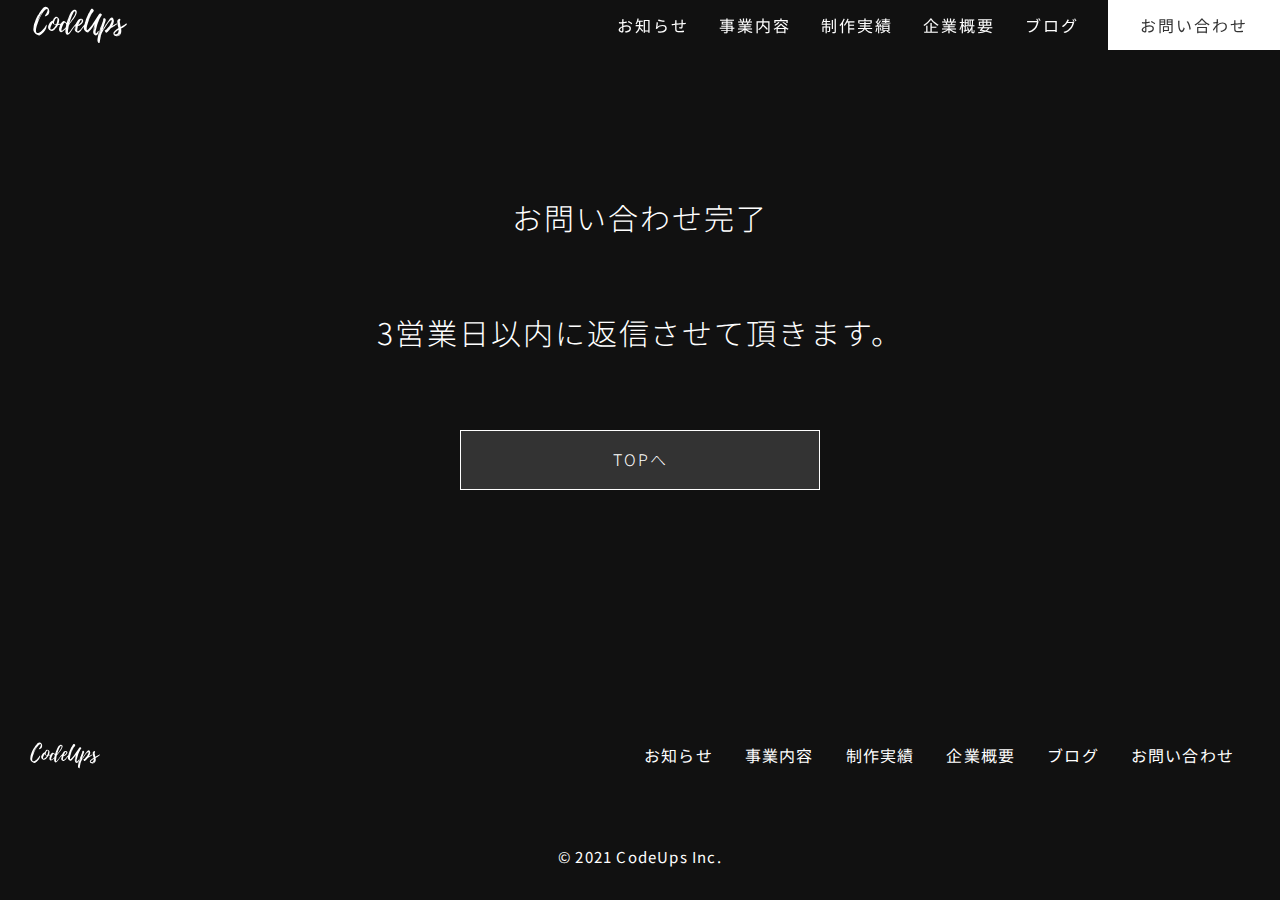
<file: thanks.html>
<!DOCTYPE html>
<html lang="ja">

<head>
  <meta charset="UTF-8" />
  <meta name="viewport" content="width=device-width,initial-scale=1.0" />
  <meta name="format-detection" content="telephone=no" />
  <meta name=”robots” content=”noindex”>
  <!-- meta情報 -->
  <title>CodeUps</title>
  <meta name="description" content="このサイトはCodeUpsの課題です" />
  <meta name="keywords" content="CodeUps," />
  <!-- ogp -->
  <meta property="og:title" content="CodeUps" />
  <meta property="og:type" content="website" />
  <meta property="og:url" content="https://hogehoge.com/" />
  <meta property="og:image" content="https://hogehoge.com/image/ogp-img.jpg" />
  <meta property="og:site_name" content="CodeUps" />
  <meta property="og:description" content="このサイトはCodeUpsの課題です" />
  <!-- ファビコン -->
  <link rel="”icon”" href="#" />
  <!-- Google Fonts -->
  <link rel="preconnect" href="https://fonts.googleapis.com" />
  <link rel="preconnect" href="https://fonts.gstatic.com" crossorigin />
  <link href="https://fonts.googleapis.com/css2?family=Noto+Sans+JP:wght@400;500;700&family=Noto+Serif+JP&display=swap"
    rel="stylesheet" />
  <!-- css -->
  <link rel="stylesheet" href="https://cdn.jsdelivr.net/npm/swiper@9/swiper-bundle.min.css" />
  <link rel="stylesheet" href="./css/styles.css" />
  <!-- JavaScript -->
  <script src="https://code.jquery.com/jquery-3.6.0.js"></script>
  <script src="https://cdn.jsdelivr.net/npm/swiper@9/swiper-bundle.min.js"></script>
  <script src="./js/script.js" defer></script>
</head>

<body>
  <div class="wrapper">
  <header class="header headerColorScroll js-header">
    <div class="header__inner">
      <h1 class="header__logo">
        <a href="/index.html" class="header__link">
          <img src="./images/common/logo.svg" alt="ヘッダーロゴ" />
        </a>
      </h1>
      <nav class="header__nav md-show">
        <ul class="header__items">
          <li class="header__item">
            <a href="news.html"><span>お知らせ</span></a>
          </li>
          <li class="header__item">
            <a href="content.html"><span>事業内容</span></a>
          </li>
          <li class="header__item">
            <a href="works.html"><span>制作実績</span></a>
          </li>
          <li class="header__item">
            <a href="overview.html"><span>企業概要</span></a>
          </li>
          <li class="header__item">
            <a href="blog.html"><span>ブログ</span></a>
          </li>
          <li class="header__item header__item--white">
            <a href="contact.html"><span>お問い合わせ</span></a>
          </li>
        </ul>
      </nav>
    </div>

    <div class="header__hamburger hamburger md-none js-hamburger">
      <span></span>
      <span></span>
      <span></span>
    </div>

    <div class="header__drawer-menu drawer-menu js-drawer">
      <ul class="drawer-menu__items">
        <li class="drawer-menu__item">
          <a href="/index.html">トップ</a>
        </li>
        <li class="drawer-menu__item">
          <a href="news.html">お知らせ</a>
        </li>
        <li class="drawer-menu__item">
          <a href="content.html">事業内容</a>
        </li>
        <li class="drawer-menu__item">
          <a href="works.html">制作実績</a>
        </li>
        <li class="drawer-menu__item">
          <a href="overview.html">企業概要</a>
        </li>
        <li class="drawer-menu__item">
          <a href="blog.html">ブログ</a>
        </li>
        <li class="drawer-menu__item">
          <a href="contact.html">お問い合わせ</a>
        </li>
      </ul>
    </div>
  </header>

  <section class="page-thanks top-page-thanks">
    <div class="page-thanks__wrapper">
      <div class="page-thanks__inner inner">
        <h2 class="page-thanks__sub-title sub-title">お問い合わせ完了</h2>
        <p class="page-thanks__text text"> 3営業日以内に<br class="md-none">返信させて頂きます。</p>
        <div class="page-thanks__button">
          <a href="/" class="button">TOPへ</a>
        </div>
      </div>
    </div>
  </section>

  <footer class="footer top-footer">
    <div class="footer__inner">
      <h1 class="footer__logo">
        <a href="#" class="footer__logo-link">
          <img src="./images/common/logo.svg" alt="フッターロゴ" />
        </a>
      </h1>
      <nav class="footer__nav">
        <ul class="footer__items">
          <li class="footer__item md-none">
            <a href="/index.html"><span>トップ</span></a>
          </li>
          <li class="footer__item">
            <a href="news.html"><span>お知らせ</span></a>
          </li>
          <li class="footer__item">
            <a href="content.html"><span>事業内容</span></a>
          </li>
          <li class="footer__item">
            <a href="works.html"><span>制作実績</span></a>
          </li>
          <li class="footer__item">
            <a href="overview.html"><span>企業概要</span></a>
          </li>
          <li class="footer__item">
            <a href="blog.html"><span>ブログ</span></a>
          </li>
          <li class="footer__item">
            <a href="contact.html"><span>お問い合わせ</span></a>
          </li>
        </ul>
      </nav>
    </div>
    <small class="footer__text">&copy;&nbsp;2021&nbsp;CodeUps&nbsp;Inc.</small>
  </footer>

  <span class="dli-arrow-up"></span>
  <div class="page-top-button js-page-top"></div>
  </div>
</body>

</html>
</file>
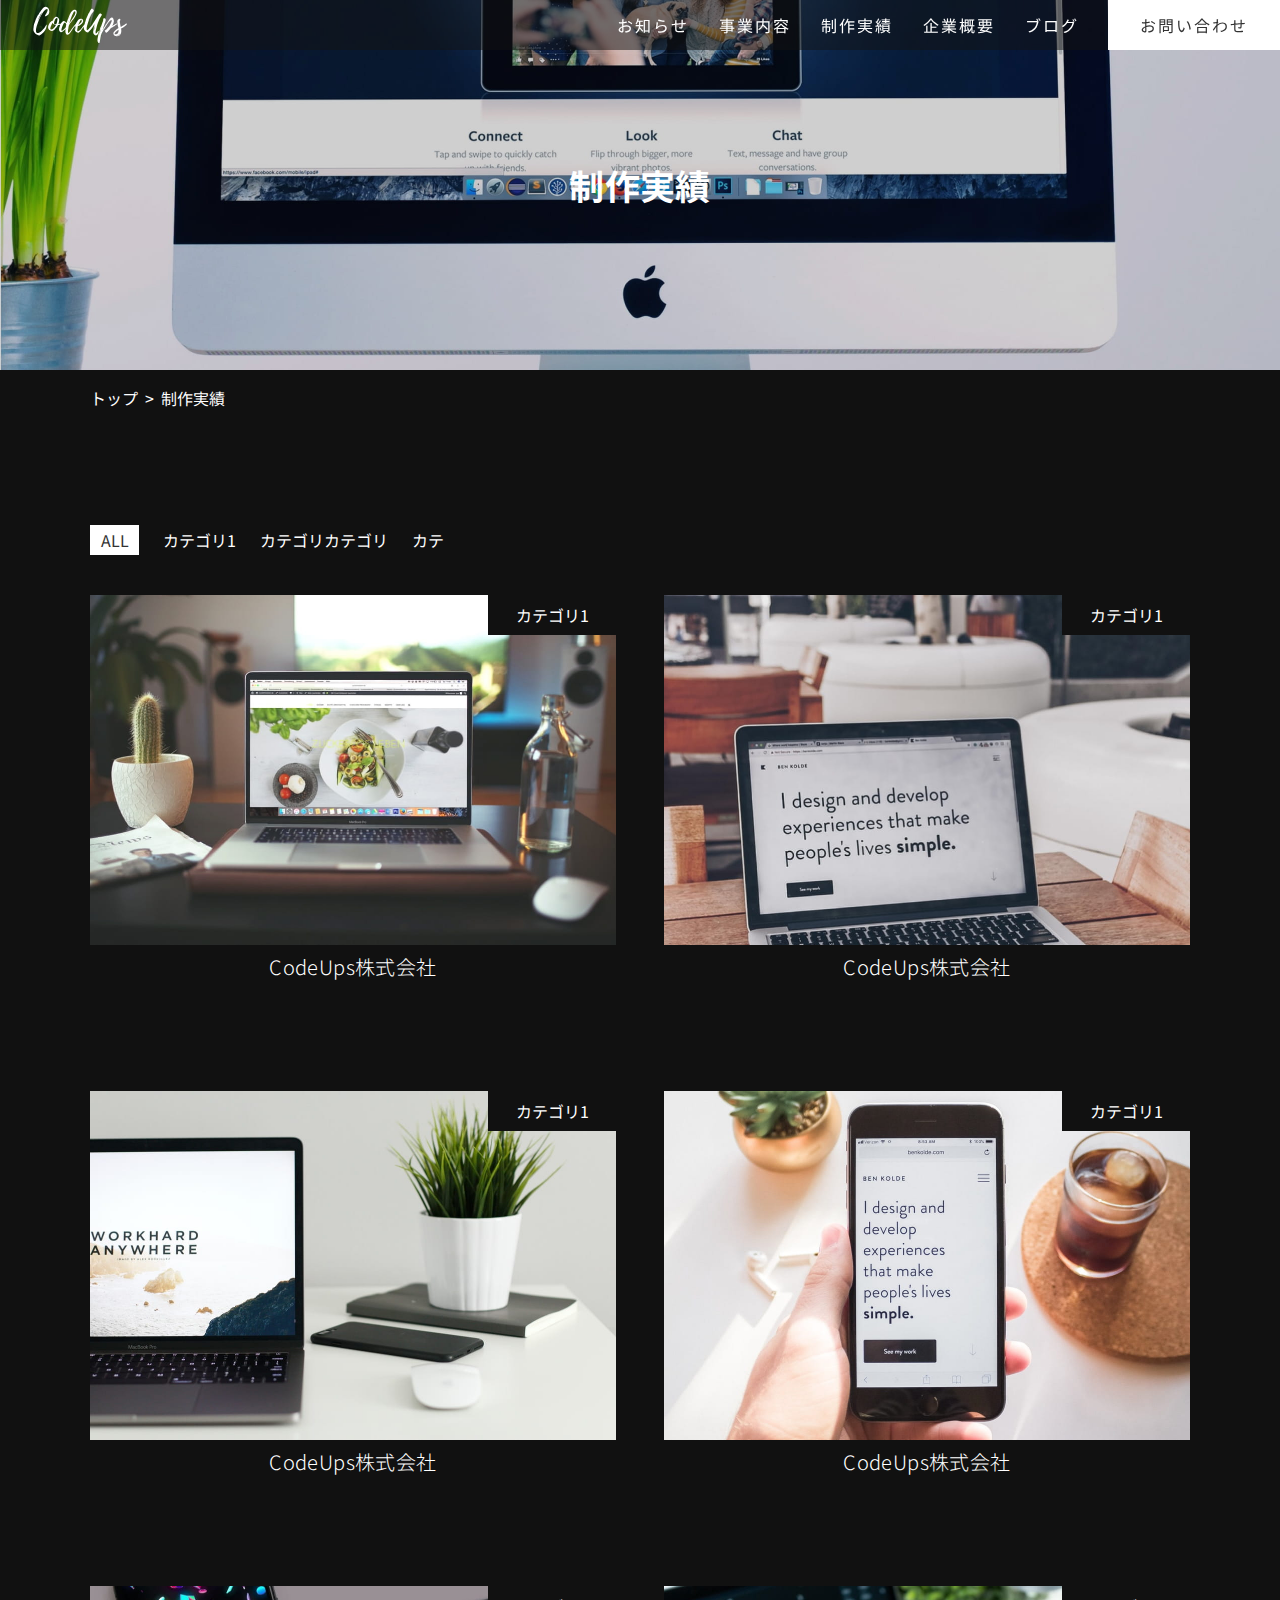
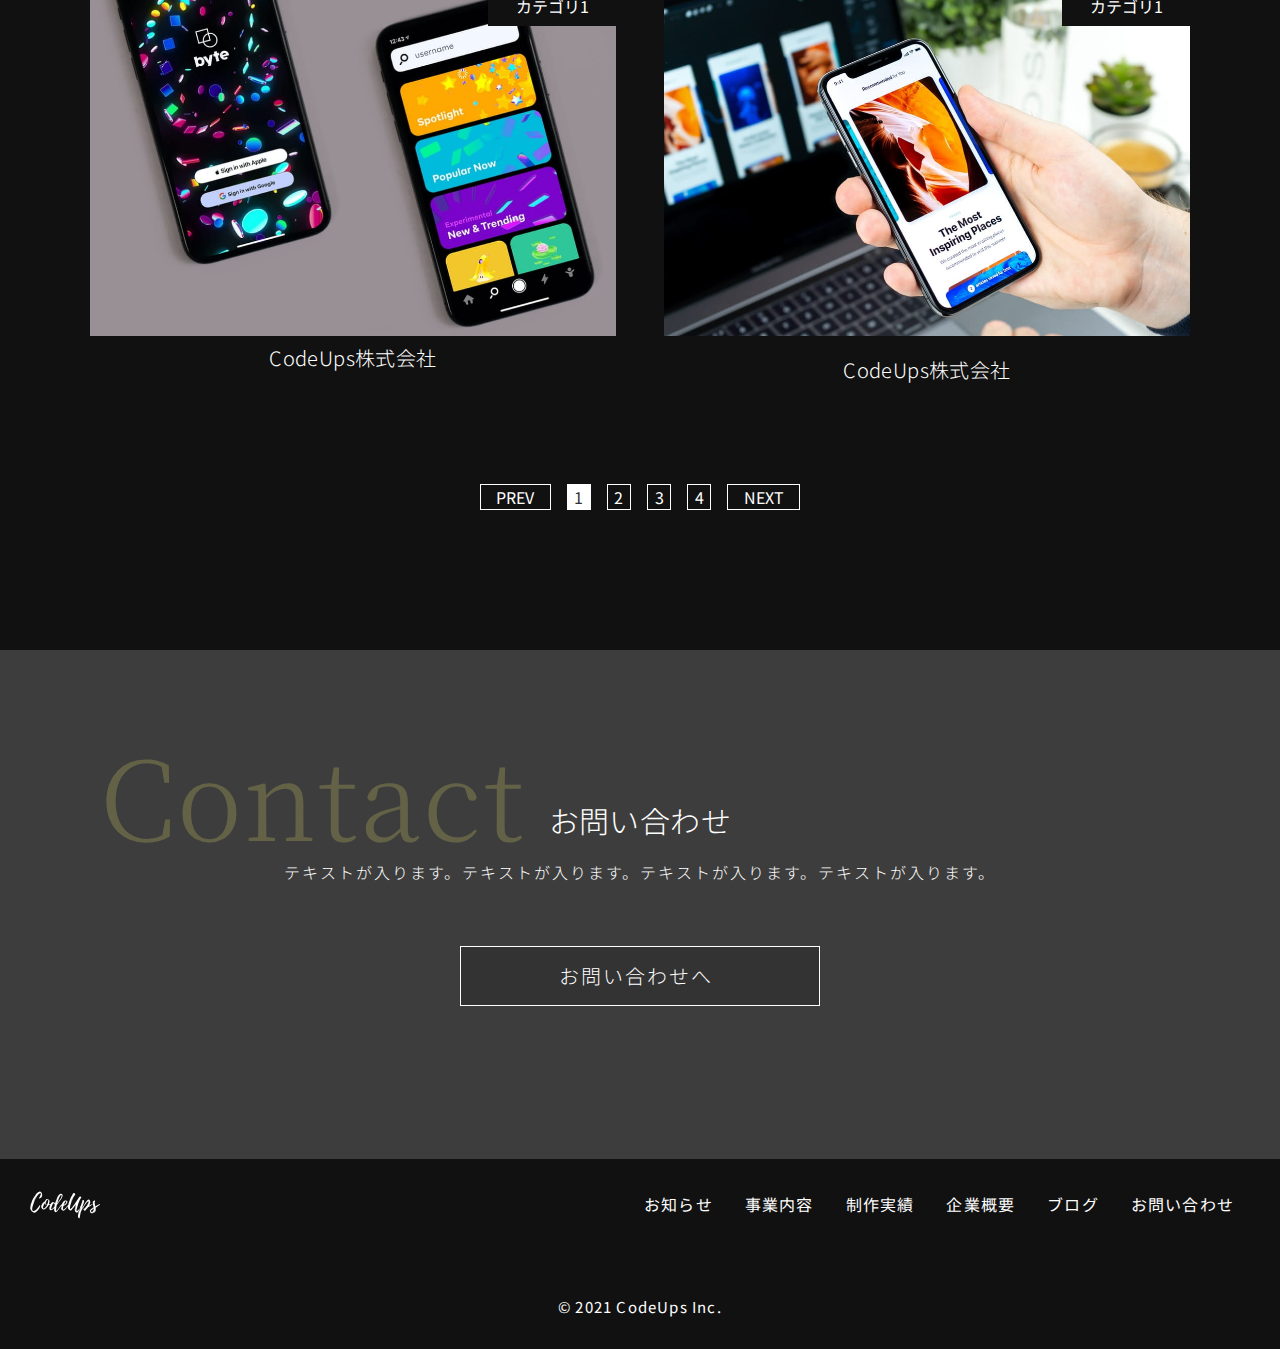
<file: works.html>
<!DOCTYPE html>
<html lang="ja">

<head>
  <meta charset="UTF-8" />
  <meta name="viewport" content="width=device-width,initial-scale=1.0" />
  <meta name="format-detection" content="telephone=no" />
  <meta name=”robots” content=”noindex”>
  <!-- meta情報 -->
  <title>CodeUps</title>
  <meta name="description" content="このサイトはCodeUpsの課題です" />
  <meta name="keywords" content="CodeUps," />
  <!-- ogp -->
  <meta property="og:title" content="CodeUps" />
  <meta property="og:type" content="website" />
  <meta property="og:url" content="https://hogehoge.com/" />
  <meta property="og:image" content="https://hogehoge.com/image/ogp-img.jpg" />
  <meta property="og:site_name" content="CodeUps" />
  <meta property="og:description" content="このサイトはCodeUpsの課題です" />
  <!-- ファビコン -->
  <link rel="”icon”" href="#" />
  <!-- Google Fonts -->
  <link rel="preconnect" href="https://fonts.googleapis.com" />
  <link rel="preconnect" href="https://fonts.gstatic.com" crossorigin />
  <link href="https://fonts.googleapis.com/css2?family=Noto+Sans+JP:wght@400;500;700&family=Noto+Serif+JP&display=swap"
    rel="stylesheet" />
  <!-- css -->
  <link rel="stylesheet" href="https://cdn.jsdelivr.net/npm/swiper@9/swiper-bundle.min.css" />
  <link rel="stylesheet" href="./css/styles.css" />
  <!-- JavaScript -->
  <script src="https://code.jquery.com/jquery-3.6.0.js"></script>
  <script src="https://cdn.jsdelivr.net/npm/swiper@9/swiper-bundle.min.js"></script>
  <script src="./js/script.js" defer></script>
</head>

<body>
  <header class="header headerColorScroll js-header">
    <div class="header__inner">
      <h1 class="header__logo">
        <a href="/index.html" class="header__link">
          <img src="./images/common/logo.svg" alt="ヘッダーロゴ" />
        </a>
      </h1>
      <nav class="header__nav md-show">
        <ul class="header__items">
          <li class="header__item">
            <a href="news.html"><span>お知らせ</span></a>
          </li>
          <li class="header__item">
            <a href="content.html"><span>事業内容</span></a>
          </li>
          <li class="header__item">
            <a href="works.html"><span>制作実績</span></a>
          </li>
          <li class="header__item">
            <a href="overview.html"><span>企業概要</span></a>
          </li>
          <li class="header__item">
            <a href="blog.html"><span>ブログ</span></a>
          </li>
          <li class="header__item header__item--white">
            <a href="contact.html"><span>お問い合わせ</span></a>
          </li>
        </ul>
      </nav>
    </div>

    <div class="header__hamburger hamburger md-none js-hamburger">
      <span></span>
      <span></span>
      <span></span>
    </div>

    <div class="header__drawer-menu drawer-menu js-drawer">
      <ul class="drawer-menu__items">
        <li class="drawer-menu__item">
          <a href="/index.html">トップ</a>
        </li>
        <li class="drawer-menu__item">
          <a href="news.html">お知らせ</a>
        </li>
        <li class="drawer-menu__item">
          <a href="content.html">事業内容</a>
        </li>
        <li class="drawer-menu__item">
          <a href="works.html">制作実績</a>
        </li>
        <li class="drawer-menu__item">
          <a href="overview.html">企業概要</a>
        </li>
        <li class="drawer-menu__item">
          <a href="blog.html">ブログ</a>
        </li>
        <li class="drawer-menu__item">
          <a href="contact.html">お問い合わせ</a>
        </li>
      </ul>
    </div>
  </header>

  <main>
    <div class="mv-sub mv-sub--works">
      <div class="mv-sub__inner">
        <div class="mv-sub__wrapper">
          <h2 class="mv-sub__title">制作実績</h2>
        </div>
      </div>
    </div>

    <div class="page-works breadcrumb top-sub">
      <div class="page-works__contents inner">
        <ol class="page-works__breadcrumb" itemscope itemtype="https://schema.org/BreadcrumbList">
          <li itemprop="itemListElement" itemscope itemtype="https://schema.org/ListItem">
            <a itemprop="item" href="/">
              <span itemprop="name">トップ</span>
            </a>
            <meta itemprop="position" content="1" />
          </li>
          <li itemprop="itemListElement" itemscope itemtype="https://schema.org/ListItem">
            <a itemprop="item" href="/news.html">
              <span itemprop="name">制作実績</span>
            </a>
            <meta itemprop="position" content="2" />
          </li>
        </ol>
      </div>
    </div>

    <section class="page-works top-page-works" id="content">
      <div class="page-works__contents">
        <div class="page-works__category category-info inner">
          <div class="category-info__items">
            <a href="#" class="category-info__item category-info__item--white">ALL</a>
            <a href="#" class="category-info__item">カテゴリ1</a>
            <a href="#" class="category-info__item">カテゴリカテゴリ</a>
            <a href="#" class="category-info__item">カテ</a>
          </div>
        </div>
        <div class="page-works__inner inner">
          <div class="page-works__items">
            <div class="page-works__item">
              <div class="page-works__wrapper">
                <picture>
                  <source srcset="./images/works/works_01.jpg" media="(min-width: 1024px)" />
                  <img src="./images/works/works_01-sp.jpg" alt="" />
                </picture>
              </div>
              <div class="page-works__body">
                <h3 class="page-works__sub-title sub-title">CodeUps株式会社</h3>
              </div>
            </div>
            <div class="page-works__item">
              <div class="page-works__wrapper">
                <picture>
                  <source srcset="./images/works/works_02.jpg" media="(min-width: 1024px)" />
                  <img src="./images/works/works_02-sp.jpg" alt="" />
                </picture>
              </div>
              <div class="page-works__body">
                <h3 class="page-works__sub-title sub-title">CodeUps株式会社</h3>
              </div>
            </div>
            <div class="page-works__item">
              <div class="page-works__wrapper">
                <picture>
                  <source srcset="./images/works/works_03.jpg" media="(min-width: 1024px)" />
                  <img src="./images/works/works_03-sp.jpg" alt="" />
                </picture>
              </div>
              <div class="page-works__body">
                <h3 class="page-works__sub-title sub-title">CodeUps株式会社</h3>
              </div>
            </div>
            <div class="page-works__item">
              <div class="page-works__wrapper">
                <picture>
                  <source srcset="./images/works/works_04.jpg" media="(min-width: 1024px)" />
                  <img src="./images/works/works_04-sp.jpg" alt="" />
                </picture>
              </div>
              <div class="page-works__body">
                <h3 class="page-works__sub-title sub-title">CodeUps株式会社</h3>
              </div>
            </div>
            <div class="page-works__item">
              <div class="page-works__wrapper">
                <picture>
                  <source srcset="./images/works/works_05.jpg" media="(min-width: 1024px)" />
                  <img src="./images/works/works_05-sp.jpg" alt="" />
                </picture>
              </div>
              <div class="page-works__body">
                <h3 class="page-works__sub-title sub-title">CodeUps株式会社</h3>
              </div>
            </div>
            <div class="page-works__item">
              <div class="page-works__wrapper">
                <picture>
                  <source srcset="./images/works/works_06.jpg" media="(min-width: 1024px)" />
                  <img src="./images/works/works_06-sp.jpg" alt="" />
                </picture>
              </div>
              <div class="page-works__body">
                <h3 class="page-works__sub-title sub-title">CodeUps株式会社</h3>
              </div>
            </div>
          </div>
          <div class="news__pagenavi wp-pagenavi top-pagenavi">
              <a class="wp-pagenavi__first" href="#">PREV</a>
              <span class="wp-pagenavi__current">1</span>
              <a class="wp-pagenavi__page" href="#">2</a>
              <a class="wp-pagenavi__page" href="#">3</a>
              <a class="wp-pagenavi__page" href="#">4</a>
              <a class="wp-pagenavi__last" href="#">NEXT</a>
            </div>
        </div>
      </div>
    </section>

    <section class="contact top-contact" id="contact">
      <div class="contact__title title inner">
        <div class="contact__heading">
          <h2 class="title__main">お問い合わせ</h2>
          <p class="title__sub title__sub--contact">Contact</p>
        </div>
        <p class="contact__text text">テキストが入ります。テキストが入ります。テキストが入ります。テキストが入ります。</p>
        <div class="contact__button">
          <a href="contact.html" class="button">お問い合わせへ</a>
        </div>
      </div>
    </section>
  </main>

  <footer class="footer">
    <div class="footer__inner">
      <h1 class="footer__logo">
        <a href="#" class="footer__logo-link">
          <img src="./images/common/logo.svg" alt="フッターロゴ" />
        </a>
      </h1>
      <nav class="footer__nav">
        <ul class="footer__items">
          <li class="footer__item md-none">
            <a href="/index.html"><span>トップ</span></a>
          </li>
          <li class="footer__item">
            <a href="news.html"><span>お知らせ</span></a>
          </li>
          <li class="footer__item">
            <a href="content.html"><span>事業内容</span></a>
          </li>
          <li class="footer__item">
            <a href="works.html"><span>制作実績</span></a>
          </li>
          <li class="footer__item">
            <a href="overview.html"><span>企業概要</span></a>
          </li>
          <li class="footer__item">
            <a href="blog.html"><span>ブログ</span></a>
          </li>
          <li class="footer__item">
            <a href="contact.html"><span>お問い合わせ</span></a>
          </li>
        </ul>
      </nav>
    </div>
    <small class="footer__text">&copy;&nbsp;2021&nbsp;CodeUps&nbsp;Inc.</small>
  </footer>

  <span class="dli-arrow-up"></span>
  <div class="page-top-button js-page-top"></div>
</body>

</html>
</file>
<file: css/styles.css>
@charset "UTF-8";
body {
  font-family: "Noto Sans JP", "sans-serif";
}

.md-show {
  display: none;
}
@media screen and (min-width: 768px) {
  .md-show {
    display: block;
  }
}

@media screen and (min-width: 768px) {
  .md-none {
    display: none;
  }
}

/* リキッドレイアウト対応 */
html {
  font-size: 16px;
}
@media (max-width: 375px) {
  html {
    font-size: 4.2666666667vw;
  }
}
@media screen and (min-width: 768px) {
  html {
    font-size: 1.4545454545vw;
  }
}
@media (min-width: 1100px) {
  html {
    font-size: 16px;
  }
}

/* pcの電話番号発信対応 */
@media screen and (min-width: 768px) {
  a[href^="tel:"] {
    pointer-events: none;
  }
}

/* ホバー */
a {
  text-decoration: none;
  color: inherit;
  -webkit-transition: opacity 0.3s;
  transition: opacity 0.3s;
}
@media screen and (min-width: 768px) {
  a:hover {
    opacity: 0.8;
  }
}

body {
  background-color: #111111;
}

body.is-active {
  overflow: hidden;
}

*,
*::before,
*::after {
  -webkit-box-sizing: border-box;
          box-sizing: border-box;
}

/* Remove default padding */
ul,
ol {
  padding: 0;
}

/* Remove default margin */
body,
h1,
h2,
h3,
h4,
p,
ul,
ol,
figure,
blockquote,
dl,
dd {
  margin: 0;
}

/* Set core root defaults */
html {
  scroll-behavior: smooth;
}

/* Set core body defaults */
body {
  min-height: 100vh;
  text-rendering: optimizeSpeed;
  line-height: 1.5;
}

/* Remove list styles on ul, ol elements with a class attribute */
ul,
ol {
  list-style: none;
}

/* A elements that don't have a class get default styles */
a:not([class]) {
  text-decoration-skip-ink: auto;
}

/* Make images easier to work with */
img {
  max-width: 100%;
  display: block;
  width: 100%;
}

/* Natural flow and rhythm in articles by default */
article > * + * {
  margin-top: 1em;
}

/* Inherit fonts for inputs and buttons */
input,
button,
textarea,
select {
  font: inherit;
}

/* Blur images when they have no alt attribute */
img:not([alt]) {
  filter: url('data:image/svg+xml;charset=utf-8,<svg xmlns="http://www.w3.org/2000/svg"><filter id="filter"><feGaussianBlur stdDeviation="10" /></filter></svg>#filter');
  -webkit-filter: blur(10px);
          filter: blur(10px);
}

/* フォームリセット */
input,
button,
select,
textarea {
  -webkit-appearance: none;
  -moz-appearance: none;
  appearance: none;
  background: transparent;
  border: none;
  border-radius: 0;
  font: inherit;
  outline: none;
}

textarea {
  resize: vertical;
}

input[type=checkbox],
input[type=radio] {
  display: none;
}

input[type=submit],
input[type=button],
label,
button,
select {
  cursor: pointer;
}

select::-ms-expand {
  display: none;
}

.blog__cards {
  margin-top: 64px;
  margin-top: 4rem;
}
@media screen and (min-width: 768px) {
  .blog__cards {
    margin-top: 2.1875rem;
  }
}

@media screen and (min-width: 768px) {
  .blog__title {
    position: relative;
  }
}

.blog__button {
  margin-top: 24px;
  margin-top: 1.5rem;
  text-align: center;
}
@media screen and (min-width: 768px) {
  .blog__button {
    margin-top: 3rem;
  }
}

.breadcrumb {
  margin: 0;
  padding: 0;
  list-style: none;
}

.breadcrumb li {
  display: inline;
  list-style: none;
}

.breadcrumb li:after {
  content: ">";
  padding: 0 0.2em;
  color: #ffffff;
}

.breadcrumb li:last-child:after {
  content: "";
}

.breadcrumb li a {
  text-decoration: none;
  color: #ffffff;
}

.breadcrumb li a:hover {
  text-decoration: underline;
}

.button {
  display: inline-block;
  position: relative;
  width: 100%;
  max-width: 335px;
  max-width: 20.9375rem;
  padding: 9px 9px;
  padding: 0.5625rem 0.5625rem;
  overflow: hidden;
  border: 1px solid #ffffff;
  background-color: #333333;
  color: #ffffff;
  font-weight: 300;
  font-size: 20px;
  font-size: 1.25rem;
  letter-spacing: 0.1em;
  text-align: center;
  z-index: 2;
}
@media screen and (min-width: 768px) {
  .button {
    max-width: 22.5rem;
    padding: 0.71875rem 0.71875rem;
    font-size: 1rem;
    line-height: 2.1875;
    letter-spacing: 0.125em;
  }
}

.button:hover {
  opacity: 1;
}
@media screen and (min-width: 768px) {
  .button:hover {
    color: #333333;
  }
}

.button::before {
  position: absolute;
  top: 0;
  right: 0;
  bottom: 0;
  left: 0;
  z-index: -1;
  -webkit-transform: translateX(-100%);
          transform: translateX(-100%);
  background-color: #ffffff;
  content: "";
  -webkit-transition: -webkit-transform 0.3s;
  transition: -webkit-transform 0.3s;
  transition: transform 0.3s;
  transition: transform 0.3s, -webkit-transform 0.3s;
}

.button:hover::before {
  -webkit-transform: translateX(0);
          transform: translateX(0);
}

@media screen and (min-width: 768px) {
  .button--news {
    display: inline-block;
    opacity: 1;
    position: relative;
    z-index: 2;
    width: 100%;
    max-width: 8.375rem;
    padding: 0.15625rem 1.875rem;
    overflow: hidden;
    border: 1px solid #ffffff;
    background-color: #ffffff;
    color: #000000;
    font-size: 1rem;
    line-height: 1.4375;
    letter-spacing: 0;
    white-space: nowrap;
  }
}

@media screen and (min-width: 768px) {
  .button--news:hover {
    border: 1px solid #333333;
    color: #ffffff;
  }
}

@media screen and (min-width: 768px) {
  .button--news::before {
    position: absolute;
    top: 0;
    right: 0;
    bottom: 0;
    left: 0;
    z-index: -1;
    -webkit-transform: translateX(-100%);
            transform: translateX(-100%);
    background-color: #333333;
    content: "";
    -webkit-transition: -webkit-transform 0.3s;
    transition: -webkit-transform 0.3s;
    transition: transform 0.3s;
    transition: transform 0.3s, -webkit-transform 0.3s;
  }
}

@media screen and (min-width: 768px) {
  .button--news:hover::before {
    -webkit-transform: translateX(0);
            transform: translateX(0);
  }
}

.button--form {
  border: 1px solid #ffffff;
  background-color: #ffffff;
  color: #333333;
}

@media screen and (min-width: 768px) {
  .button--form:hover {
    border: 1px solid #333333;
    color: #ffffff;
  }
}

.button--form::before {
  background-color: #333333;
}

.card {
  display: -webkit-box;
  display: -ms-flexbox;
  display: flex;
  -webkit-box-orient: vertical;
  -webkit-box-direction: normal;
      -ms-flex-direction: column;
          flex-direction: column;
  position: relative;
  background-color: #ffffff;
  max-width: 600px;
  max-width: 37.5rem;
  width: 100%;
}
@media screen and (min-width: 768px) {
  .card {
    max-width: 100%;
  }
}

.card:hover {
  background-color: #333333;
  -webkit-transition: 0.3s;
  transition: 0.3s;
  cursor: pointer;
}

.card:hover .card__date,
.card:hover .card__title,
.card:hover .card__text {
  color: #ffffff;
}

.card:first-of-type::after {
  display: inline-block;
  position: absolute;
  top: -18px;
  top: -1.125rem;
  left: -16px;
  left: -1rem;
  width: 60px;
  width: 3.75rem;
  height: 60px;
  height: 3.75rem;
  border-radius: 50%;
  background: #FFBA6A;
  line-height: 60px;
  line-height: 3.75rem;
  letter-spacing: 0.125em;
  text-align: center;
  content: "New";
}
@media screen and (min-width: 768px) {
  .card:first-of-type::after {
    top: -1.25rem;
    left: -0.9375rem;
  }
}

.card__img {
  aspect-ratio: 350/233;
  width: 100%;
  height: auto;
  -o-object-fit: cover;
     object-fit: cover;
}

.card__body {
  display: block;
  padding: 3px 22px 7px 22px;
  padding: 0.1875rem 1.375rem 0.4375rem 1.375rem;
  color: #333333;
  -webkit-transition: background-color 0.3s;
  transition: background-color 0.3s;
}
@media screen and (min-width: 768px) {
  .card__body {
    padding: 0.25rem 1.4375rem 0.6875rem 1.4375rem;
  }
}

.card__title {
  font-weight: 400;
  font-size: 18px;
  font-size: 1.125rem;
  line-height: 1.944;
  letter-spacing: 0.0555em;
}

.card__text {
  letter-spacing: 0.01em;
}

.card__info {
  display: -webkit-box;
  display: -ms-flexbox;
  display: flex;
  -webkit-box-pack: justify;
      -ms-flex-pack: justify;
          justify-content: space-between;
  -webkit-box-align: center;
      -ms-flex-align: center;
          align-items: center;
  padding: 0 22px 15px 22px;
  padding: 0 1.375rem 0.9375rem 1.375rem;
}
@media screen and (min-width: 768px) {
  .card__info {
    padding: 0 1.4375rem 0.9375rem 1.4375rem;
  }
}

.card__text {
  padding-top: 4px;
  padding-top: 0.25rem;
}

.card__info,
.card__text {
  margin-top: auto;
}

.card__category {
  padding: 0 5px;
  padding: 0 0.3125rem;
  background-color: #FFEA2E;
  color: #111111;
  line-height: 1;
}

.card__text,
.card__category,
.card__date {
  font-size: 14px;
  font-size: 0.875rem;
  line-height: 1.8571;
  letter-spacing: 0.07em;
}

.cards {
  display: grid;
  row-gap: 24px;
  row-gap: 1.5rem;
  justify-items: center;
}
@media screen and (min-width: 768px) {
  .cards {
    grid-template-columns: repeat(3, 1fr);
    -webkit-column-gap: 1.5625rem;
       -moz-column-gap: 1.5625rem;
            column-gap: 1.5625rem;
  }
}

.category-info__items {
  color: #ffffff;
  display: -webkit-box;
  display: -ms-flexbox;
  display: flex;
  -ms-flex-wrap: wrap;
      flex-wrap: wrap;
  -webkit-box-align: center;
      -ms-flex-align: center;
          align-items: center;
  row-gap: 16px;
  row-gap: 1rem;
  -webkit-column-gap: 1.5rem;
     -moz-column-gap: 1.5rem;
          column-gap: 1.5rem;
}

.category-info__item--white {
  background-color: #ffffff;
  color: #333333;
  padding: 3px 10.5px;
  padding: 0.1875rem 0.65625rem;
}

.contact {
  padding: 67px 0 59px;
  padding: 4.1875rem 0 3.6875rem;
  background-color: #3D3D3D;
}
@media screen and (min-width: 768px) {
  .contact {
    padding: 9.25rem 0;
  }
}

@media screen and (min-width: 768px) {
  .contact__title {
    position: relative;
    width: 100%;
    max-width: 72.875rem;
  }
}

.contact__text.text {
  margin-top: 19px;
  margin-top: 1.1875rem;
  text-align: left;
}
@media screen and (min-width: 768px) {
  .contact__text.text {
    margin-top: 0.75rem;
    text-align: center;
    letter-spacing: 0.125em;
  }
}

.contact__button {
  margin-top: 47px;
  margin-top: 2.9375rem;
  text-align: center;
}
@media screen and (min-width: 768px) {
  .contact__button {
    margin-top: 3.5rem;
  }
}

.contact__button a {
  font-size: 20px;
  font-size: 1.25rem;
  letter-spacing: 0.1em;
  text-indent: 0;
}
@media screen and (min-width: 768px) {
  .contact__button a {
    text-indent: -0.5625rem;
    padding: 0.445625rem 0.5625rem;
  }
}

.content {
  position: relative;
}

.content::before {
  position: absolute;
  top: -28px;
  top: -1.75rem;
  left: 0;
  z-index: -1;
  width: 100%;
  height: 680px;
  height: 42.5rem;
  background-image: linear-gradient(to right top, transparent 50%, #F9F871 50%, #F9F871 calc(50.1% + 1px), transparent calc(50.2% + 1px));
  content: "";
}
@media screen and (min-width: 768px) {
  .content::before {
    top: -6.4375rem;
    width: 94.6875%;
    height: 75.75rem;
    background-image: linear-gradient(to right top, transparent 50%, #F9F871 50%, #F9F871 calc(50% + 1px), transparent calc(50% + 1px));
  }
}

.content__title {
  position: relative;
}

.content__images {
  display: grid;
  margin-top: 49px;
  margin-top: 3.0625rem;
  grid-template-columns: repeat(2, 1fr);
}
@media screen and (min-width: 768px) {
  .content__images {
    margin-top: 2.6875rem;
    display: -webkit-box;
    display: -ms-flexbox;
    display: flex;
    -ms-flex-wrap: nowrap;
        flex-wrap: nowrap;
  }
}

.content__images a:hover {
  opacity: 1;
  cursor: pointer;
}

.content__wrapper {
  position: relative;
  width: 100%;
  height: 100%;
}
@media screen and (min-width: 768px) {
  .content__wrapper {
    -webkit-box-flex: 100;
        -ms-flex: 100;
            flex: 100;
    max-width: 100%;
  }
}

.content__wrapper::before {
  opacity: 0;
  -webkit-transition: opacity 0.3s ease;
  transition: opacity 0.3s ease;
  position: absolute;
  top: 0;
  left: 0;
  width: 100%;
  height: 100%;
  background: -webkit-gradient(linear, left bottom, left top, from(#ffffff), to(#ffffff)), #C4C4C4;
  background: linear-gradient(0deg, #ffffff, #ffffff), #C4C4C4;
  content: "";
}

.content__wrapper:hover::before {
  opacity: 0.6;
}

.content__wrapper img {
  width: 100%;
  height: 100%;
  aspect-ratio: 188/168;
}
@media screen and (min-width: 768px) {
  .content__wrapper img {
    aspect-ratio: 1;
  }
}

.content__text {
  position: absolute;
  top: 50%;
  left: 50%;
  -webkit-transform: translate(-50%, -50%);
          transform: translate(-50%, -50%);
  color: #ffffff;
  font-size: 20px;
  font-size: 1.25rem;
  letter-spacing: 0.1em;
  white-space: nowrap;
}
@media screen and (min-width: 768px) {
  .content__text {
    font-size: 1.5625rem;
    letter-spacing: 0.05em;
  }
}

.drawer-menu {
  display: none;
  position: absolute;
  top: 0;
  left: 0;
  z-index: 100;
  width: 100%;
  height: 100vh;
  background-color: #111111;
}

.drawer-menu__inner {
  display: -webkit-box;
  display: -ms-flexbox;
  display: flex;
  -webkit-box-pack: center;
      -ms-flex-pack: center;
          justify-content: center;
  -webkit-box-align: center;
      -ms-flex-align: center;
          align-items: center;
  width: 100%;
  height: inherit;
}

.drawer-menu__items {
  height: 100vh;
  padding-top: 210px;
  padding-top: 13.125rem;
  padding-bottom: 210px;
  padding-bottom: 13.125rem;
  overflow: scroll;
}

.drawer-menu__item a {
  display: inline-block;
  width: 100%;
  padding: 16px 0;
  padding: 1rem 0;
  color: #ffffff;
  font-size: 16px;
  font-size: 1rem;
  line-height: 1.4375;
  letter-spacing: 0.125em;
  text-align: center;
}

.footer {
  padding: 51px 0;
  padding: 3.1875rem 0;
  background-color: #111111;
}
@media screen and (min-width: 768px) {
  .footer {
    padding: 2rem 0;
  }
}

.footer__logo {
  display: inline-block;
}
@media screen and (min-width: 768px) {
  .footer__logo {
    display: -webkit-box;
    display: -ms-flexbox;
    display: flex;
    -webkit-box-align: center;
        -ms-flex-align: center;
            align-items: center;
    height: inherit;
    margin-right: auto;
  }
}

.footer__logo img {
  width: 70px;
  width: 4.375rem;
}

.footer__inner {
  text-align: center;
}
@media screen and (min-width: 768px) {
  .footer__inner {
    display: -webkit-box;
    display: -ms-flexbox;
    display: flex;
    -webkit-box-orient: vertical;
    -webkit-box-direction: normal;
        -ms-flex-direction: column;
            flex-direction: column;
    flex-direction: initial;
    -webkit-box-align: center;
        -ms-flex-align: center;
            align-items: center;
    padding: 0 1.875rem;
  }
}

.footer__nav {
  height: inherit;
}

.footer__items {
  height: inherit;
}
@media screen and (min-width: 768px) {
  .footer__items {
    display: -webkit-box;
    display: -ms-flexbox;
    display: flex;
    -webkit-box-align: center;
        -ms-flex-align: center;
            align-items: center;
  }
}

.footer__item {
  height: inherit;
}

.footer__item a {
  display: inline-block;
  width: 100%;
  height: inherit;
  padding: 4px 0;
  padding: 0.25rem 0;
  color: #ffffff;
  font-size: 16px;
  font-size: 1rem;
  line-height: 1.4375;
  letter-spacing: 0.075em;
}
@media screen and (min-width: 768px) {
  .footer__item a {
    display: -webkit-box;
    display: -ms-flexbox;
    display: flex;
    -webkit-box-align: center;
        -ms-flex-align: center;
            align-items: center;
    height: inherit;
    padding: 0 1rem;
  }
}

.footer__item a:hover {
  opacity: 1;
}

.footer span {
  position: relative;
}

.footer__item span::after {
  visibility: hidden;
  opacity: 0;
  position: absolute;
  bottom: -5px;
  bottom: -0.3125rem;
  left: 0;
  width: 100%;
  height: 1px;
  height: 0.0625rem;
  background-color: #F9F871;
  content: "";
}

.footer__item span:hover::after {
  visibility: visible;
  opacity: 1;
  -webkit-transition: 0.3s;
  transition: 0.3s;
}

.footer__text {
  display: block;
  margin-top: 28px;
  margin-top: 1.75rem;
  color: #ffffff;
  font-size: 11px;
  font-size: 0.6875rem;
  line-height: 1.454;
  letter-spacing: 0.109em;
  text-align: center;
}
@media screen and (min-width: 768px) {
  .footer__text {
    margin-top: 4.8125rem;
    font-size: 0.9375rem;
    letter-spacing: 0.08em;
  }
}

.gallery {
  position: relative;
  width: 100%;
  max-width: 800px;
  max-width: 50rem;
  height: auto;
  margin: 0 auto;
  overflow: hidden;
}

.gallery-slider {
  margin-bottom: 5px;
  margin-bottom: 0.3125rem;
}

.gallery-thumbs__works.swiper-slide, .gallery-slider__works.swiper-slide {
  opacity: 0.1;
  overflow: hidden;
  text-align: center;
}

.gallery-thumbs__works.swiper-slide-active, .gallery-slider__works.swiper-slide-active {
  opacity: 1;
}

.hamburger {
  position: fixed;
  top: 14px;
  top: 0.875rem;
  right: 22px;
  right: 1.375rem;
  z-index: 9999;
  width: 24px;
  width: 1.5rem;
  height: 12px;
  height: 0.75rem;
  cursor: pointer;
}

.hamburger.is-active {
  top: 9px;
  top: 0.5625rem;
  right: 13px;
  right: 0.8125rem;
}

.hamburger span {
  display: inline-block;
  position: absolute;
  left: 0;
  width: 100%;
  height: 2px;
  height: 0.125rem;
  background-color: #ffffff;
  -webkit-transition: 0.3s background-color, 0.3s -webkit-transform;
  transition: 0.3s background-color, 0.3s -webkit-transform;
  transition: 0.3s transform, 0.3s background-color;
  transition: 0.3s transform, 0.3s background-color, 0.3s -webkit-transform;
}

.hamburger span:nth-of-type(1) {
  top: 0;
}

.hamburger span:nth-of-type(2) {
  top: 6px;
  top: 0.375rem;
  -webkit-transition: 0.3s opacity;
  transition: 0.3s opacity;
}

.hamburger span:nth-of-type(3) {
  top: 12px;
  top: 0.75rem;
}

.hamburger.is-active span {
  background-color: #ffffff;
}

.hamburger.is-active span:first-child {
  top: 15px;
  top: 0.9375rem;
  -webkit-transform: rotate(-45deg);
          transform: rotate(-45deg);
}

.hamburger.is-active span:nth-of-type(2) {
  opacity: 0;
}

.hamburger.is-active span:nth-of-type(3) {
  top: 15px;
  top: 0.9375rem;
  -webkit-transform: rotate(45deg);
          transform: rotate(45deg);
}

.header {
  position: fixed;
  top: 0;
  left: 0;
  z-index: 1000;
  width: 100%;
  height: 50px;
  height: 3.125rem;
  background: rgba(17, 17, 17, .5);
}

.header__logo {
  display: -webkit-box;
  display: -ms-flexbox;
  display: flex;
  -webkit-box-align: center;
      -ms-flex-align: center;
          align-items: center;
  height: inherit;
  margin-right: auto;
}

.header__logo img {
  z-index: 9999;
  width: 70px;
  width: 4.375rem;
}
@media screen and (min-width: 768px) {
  .header__logo img {
    width: 5.875rem;
  }
}

.header__inner {
  display: -webkit-box;
  display: -ms-flexbox;
  display: flex;
  -webkit-box-align: center;
      -ms-flex-align: center;
          align-items: center;
  height: inherit;
  padding: 0 23px;
  padding: 0 1.4375rem;
}
@media screen and (min-width: 768px) {
  .header__inner {
    padding: 0 0 0 2.0625rem;
  }
}

.header__nav {
  height: inherit;
}

.header__items {
  display: -webkit-box;
  display: -ms-flexbox;
  display: flex;
  -webkit-box-align: center;
      -ms-flex-align: center;
          align-items: center;
  height: inherit;
}

.header__item {
  height: inherit;
}

.header__item a {
  display: -webkit-box;
  display: -ms-flexbox;
  display: flex;
  -webkit-box-align: center;
      -ms-flex-align: center;
          align-items: center;
  height: inherit;
  padding: 0 15px;
  padding: 0 0.9375rem;
  color: #ffffff;
  font-size: 16px;
  font-size: 1rem;
  letter-spacing: 0.125em;
}

.header__item a:hover {
  opacity: 1;
}

.header__item span {
  position: relative;
}

.header__item:not(.header__item--white) span::after {
  visibility: hidden;
  opacity: 0;
  position: absolute;
  bottom: -3px;
  bottom: -0.1875rem;
  left: 0;
  width: 100%;
  height: 1px;
  height: 0.0625rem;
  background-color: #F9F871;
  content: "";
}

.header__item:not(.header__item--white) span:hover::after {
  visibility: visible;
  opacity: 1;
  -webkit-transition: 0.3s;
  transition: 0.3s;
}

.header__item.header__item--white {
  margin-left: 14px;
  margin-left: 0.875rem;
}

.header__item.header__item--white a {
  padding: 0 32px;
  padding: 0 2rem;
  background-color: #ffffff;
  color: #333333;
}

.header__item.header__item--white a:hover {
  background-color: #333333;
  color: #ffffff;
  -webkit-transition: 0.3s;
  transition: 0.3s;
}

.header.headerColorScroll {
  background-color: #111111;
  -webkit-transition: background-color 0.3s;
  transition: background-color 0.3s;
}

.inner {
  width: 100%;
  margin-right: auto;
  margin-left: auto;
  padding-right: 20px;
  padding-left: 20px;
}
@media screen and (min-width: 768px) {
  .inner {
    max-width: 1150px;
    padding-right: 25px;
    padding-left: 25px;
  }
}

.mv-sub {
  width: 100%;
  height: 425px;
  height: 26.5625rem;
}
@media screen and (min-width: 768px) {
  .mv-sub {
    height: 23.125rem;
  }
}

.mv-sub--works {
  background-image: url(../images/works/mv_01-sp.jpg);
  background-size: cover;
  background-position: center;
  background-repeat: no-repeat;
}
@media screen and (min-width: 768px) {
  .mv-sub--works {
    background-image: url(../images/works/mv_01.jpg);
  }
}

.mv-sub--news {
  background-image: url(../images/news/mv_01-sp.jpg);
  background-size: cover;
  background-position: center;
  background-repeat: no-repeat;
}
@media screen and (min-width: 768px) {
  .mv-sub--news {
    background-image: url(../images/news/mv_01.jpg);
  }
}

.mv-sub--content {
  background-image: url(../images/content/mv_01-sp.jpg);
  background-size: cover;
  background-position: center;
  background-repeat: no-repeat;
}
@media screen and (min-width: 768px) {
  .mv-sub--content {
    background-image: url(../images/content/mv_01.jpg);
  }
}

.mv-sub--overview {
  background-image: url(../images/overview/mv_01-sp.jpg);
  background-size: cover;
  background-position: center;
  background-repeat: no-repeat;
}
@media screen and (min-width: 768px) {
  .mv-sub--overview {
    background-image: url(../images/overview/mv_01.jpg);
  }
}

.mv-sub--blog {
  background-image: url(../images/blog/mv_01-sp.jpg);
  background-size: cover;
  background-position: center;
  background-repeat: no-repeat;
}
@media screen and (min-width: 768px) {
  .mv-sub--blog {
    background-image: url(../images/blog/mv_01.jpg);
  }
}

.mv-sub--contact {
  background-image: url(../images/contact/mv_01-sp.jpg);
  background-size: cover;
  background-position: center;
  background-repeat: no-repeat;
}
@media screen and (min-width: 768px) {
  .mv-sub--contact {
    background-image: url(../images/contact/mv_01.jpg);
  }
}

.mv-sub__inner {
  position: relative;
  width: 100%;
  height: inherit;
}

.mv-sub__wrapper {
  position: absolute;
  top: 50%;
  left: 50%;
  z-index: 10;
  -webkit-transform: translate(-50%, -50%);
          transform: translate(-50%, -50%);
  width: 100%;
  text-align: center;
}

.mv-sub__title {
  color: #ffffff;
  font-weight: bold;
  font-size: 30px;
  font-size: 1.875rem;
  letter-spacing: 0.01785em;
}
@media screen and (min-width: 768px) {
  .mv-sub__title {
    font-size: 2.1875rem;
    letter-spacing: 0.01em;
  }
}

.mv-sub__subtitle {
  color: #ffffff;
  font-size: 20px;
  font-size: 1.25rem;
  letter-spacing: 0.025em;
  padding-top: 12px;
  padding-top: 0.75rem;
}
@media screen and (min-width: 768px) {
  .mv-sub__subtitle {
    font-size: 1.5625rem;
    letter-spacing: 0.02em;
    padding-top: 0;
  }
}

@-webkit-keyframes zoomUp {
  0% {
    -webkit-transform: scale(1);
            transform: scale(1);
  }
  100% {
    -webkit-transform: scale(1.15);
            transform: scale(1.15);
  }
}

@keyframes zoomUp {
  0% {
    -webkit-transform: scale(1);
            transform: scale(1);
  }
  100% {
    -webkit-transform: scale(1.15);
            transform: scale(1.15);
  }
}
.mv-sub .swiper,
.mv-sub .swiper-slide picture,
.mv-sub .swiper-slide img {
  height: inherit;
}
.mv-sub .swiper-slide img {
  width: 100%;
  height: 100%;
  -o-object-fit: cover;
     object-fit: cover;
}
.mv-sub .swiper-slide-active .mv-sub__slide-img,
.mv-sub .swiper-slide-duplicate-active .mv-sub__slide-img,
.mv-sub .swiper-slide-prev .mv-sub__slide-img {
  height: inherit;
  -webkit-animation: zoomUp 10s linear 0s 1 normal both;
          animation: zoomUp 10s linear 0s 1 normal both;
}

.mv-sub__slide-img picture {
  display: block;
}

.mv {
  width: 100%;
  height: 100vh;
}

.mv__inner {
  position: relative;
  width: 100%;
  height: inherit;
}

.mv__wrapper {
  position: absolute;
  top: 50%;
  left: 50%;
  z-index: 10;
  -webkit-transform: translate(-50%, -50%);
          transform: translate(-50%, -50%);
  width: 100%;
  text-align: center;
}

.mv__title {
  color: #ffffff;
  font-weight: bold;
  font-size: 28px;
  font-size: 1.75rem;
  letter-spacing: 0.01785em;
}
@media screen and (min-width: 768px) {
  .mv__title {
    font-size: 3.125rem;
    letter-spacing: 0.01em;
  }
}

.mv__subtitle {
  color: #ffffff;
  font-size: 20px;
  font-size: 1.25rem;
  letter-spacing: 0.025em;
  padding-top: 12px;
  padding-top: 0.75rem;
}
@media screen and (min-width: 768px) {
  .mv__subtitle {
    font-size: 1.5625rem;
    letter-spacing: 0.02em;
    padding-top: 0;
  }
}

@keyframes zoomUp {
  0% {
    -webkit-transform: scale(1);
            transform: scale(1);
  }
  100% {
    -webkit-transform: scale(1.15);
            transform: scale(1.15);
  }
}
.mv .swiper,
.mv .swiper-slide picture,
.mv .swiper-slide img {
  height: inherit;
}
.mv .swiper-slide img {
  aspect-ratio: 557/389;
  width: 100%;
  height: 100%;
  -o-object-fit: cover;
     object-fit: cover;
}
.mv .swiper-slide-active .mv__slide-img,
.mv .swiper-slide-duplicate-active .mv__slide-img,
.mv .swiper-slide-prev .mv__slide-img {
  height: inherit;
  -webkit-animation: zoomUp 10s linear 0s 1 normal both;
          animation: zoomUp 10s linear 0s 1 normal both;
}

.mv__slide-img picture {
  display: block;
}

.news__content {
  color: #ffffff;
}
@media screen and (min-width: 768px) {
  .news__content {
    display: -webkit-box;
    display: -ms-flexbox;
    display: flex;
    -webkit-box-pack: center;
        -ms-flex-pack: center;
            justify-content: center;
  }
}

.news__content:not(:first-child) {
  margin-top: 32px;
  margin-top: 2rem;
}

@media screen and (min-width: 768px) {
  .news__info {
    margin-top: 0.125rem;
  }
}

.news__date,
.news__category {
  display: inline-block;
}

.news__date {
  font-size: 16px;
  font-size: 1rem;
}

.news__category {
  margin-left: 28px;
  margin-left: 1.75rem;
  padding: 7.5px 20.7px;
  padding: 0.46875rem 1.29375rem;
  border: 1px solid #ffffff;
  font-size: 14px;
  font-size: 0.875rem;
  line-height: 1;
}
@media screen and (min-width: 768px) {
  .news__category {
    margin-left: 2.8125rem;
  }
}

.news__body {
  margin-top: 15px;
  margin-top: 0.9375rem;
  -webkit-box-flex: 1;
      -ms-flex: 1;
          flex: 1;
}
@media screen and (min-width: 768px) {
  .news__body {
    max-width: 35.75rem;
    margin-top: initial;
    margin-left: 3.75rem;
    margin-top: 0.375rem;
  }
}

.news__text {
  color: #ffffff;
  line-height: 1.4375;
}
@media screen and (min-width: 768px) {
  .news__text {
    line-height: 1.5;
  }
}

.news__text:hover {
  opacity: 1;
  border-bottom: 1px solid #ffffff;
}

.news__text--yellow:hover {
  color: #F9F871;
  border-bottom: none;
}

.news__button {
  margin-top: 27px;
  margin-top: 1.6875rem;
  text-align: center;
}
@media screen and (min-width: 768px) {
  .news__button {
    margin-top: 0.125rem;
    margin-left: 3rem;
  }
}

.overview {
  position: relative;
}

@media screen and (min-width: 768px) {
  .overview::before {
    position: absolute;
    top: 0.375rem;
    left: 0;
    z-index: -1;
    width: 94.53125%;
    height: 75.625rem;
    background-image: linear-gradient(to left top, transparent 50%, #F9F871 50%, #F9F871 calc(50% + 1px), transparent calc(50% + 1px));
    content: "";
  }
}

.overview__title {
  position: relative;
}

@media screen and (min-width: 768px) {
  .overview__contents {
    margin-top: 2rem;
    padding: 5rem 0;
    background: -webkit-gradient(linear, right top, left top, from(transparent), color-stop(transparent), color-stop(#333), to(#333));
    background: linear-gradient(to left, transparent 0%, transparent calc(50% - 15.9375rem), #333 calc(50% - 15.9375rem), #333 100%);
  }
}

.overview__content {
  display: -webkit-box;
  display: -ms-flexbox;
  display: flex;
  -webkit-box-orient: vertical;
  -webkit-box-direction: normal;
      -ms-flex-direction: column;
          flex-direction: column;
}
@media screen and (min-width: 768px) {
  .overview__content {
    -webkit-box-orient: horizontal;
    -webkit-box-direction: reverse;
        -ms-flex-direction: row-reverse;
            flex-direction: row-reverse;
    -webkit-box-pack: center;
        -ms-flex-pack: center;
            justify-content: center;
    -webkit-box-align: center;
        -ms-flex-align: center;
            align-items: center;
  }
}

.overview__content.inner {
  padding-right: 0;
  padding-left: 0;
}
@media screen and (min-width: 768px) {
  .overview__content.inner {
    padding-right: 25px;
    padding-left: 25px;
  }
}

.overview__wrapper {
  position: relative;
  margin-top: 48px;
  margin-top: 3rem;
}
@media screen and (min-width: 768px) {
  .overview__wrapper {
    width: 51.232%;
    margin-top: 0;
  }
}

@media screen and (min-width: 768px) {
  .overview__wrapper picture {
    width: 100%;
    max-width: 34.8125rem;
  }
}

.overview__body {
  padding: 23px 20px 21px;
  padding: 1.4375rem 1.25rem 1.3125rem;
  background-color: #333333;
}
@media screen and (min-width: 768px) {
  .overview__body {
    width: 47%;
    margin-right: 2rem;
    padding: 0;
    background-color: transparent;
    background-color: initial;
  }
}

.overview__sub-title {
  margin-top: 0;
}
@media screen and (min-width: 768px) {
  .overview__sub-title {
    margin-top: 0.625rem;
  }
}

.overview__text.text {
  margin-top: 23px;
  margin-top: 1.4375rem;
}
@media screen and (min-width: 768px) {
  .overview__text.text {
    margin-top: 2.6875rem;
  }
}

.overview__button {
  margin-top: 28px;
  margin-top: 1.75rem;
  text-align: center;
}
@media screen and (min-width: 768px) {
  .overview__button {
    margin-top: 3rem;
    text-align: left;
  }
}

.page-content__items {
  margin-top: 80px;
  margin-top: 5rem;
}
@media screen and (min-width: 768px) {
  .page-content__items {
    margin-top: 9.375rem;
  }
}

.page-content__inner.inner {
  padding-left: 0;
  padding-right: 0;
}
@media screen and (min-width: 768px) {
  .page-content__inner.inner {
    padding-right: 25px;
    padding-left: 25px;
  }
}

@media screen and (min-width: 768px) {
  .page-content__content {
    display: -webkit-box;
    display: -ms-flexbox;
    display: flex;
    -webkit-box-orient: initial;
    -webkit-box-direction: initial;
        -ms-flex-direction: initial;
            flex-direction: initial;
    -webkit-box-pack: center;
        -ms-flex-pack: center;
            justify-content: center;
    -webkit-box-align: start;
        -ms-flex-align: start;
            align-items: flex-start;
  }
}

.page-content__content:not(:first-child) {
  margin-top: 48px;
  margin-top: 3rem;
}
@media screen and (min-width: 768px) {
  .page-content__content:not(:first-child) {
    margin-top: 6.5rem;
  }
}

@media screen and (min-width: 768px) {
  .page-content__content.page-content__content--reverse {
    display: -webkit-box;
    display: -ms-flexbox;
    display: flex;
    -webkit-box-orient: horizontal;
    -webkit-box-direction: reverse;
        -ms-flex-direction: row-reverse;
            flex-direction: row-reverse;
  }
}

.page-content__wrapper {
  position: relative;
  width: 100%;
}
@media screen and (min-width: 768px) {
  .page-content__wrapper {
    width: 50.6%;
    margin-top: 0;
  }
}

@media screen and (min-width: 768px) {
  .page-content__wrapper picture {
    width: 100%;
    max-width: 34.8125rem;
  }
}

.page-content__body {
  padding: 24px 20px 21px;
  padding: 1.5rem 1.25rem 1.3125rem;
}
@media screen and (min-width: 768px) {
  .page-content__body {
    width: 47%;
    margin-left: 2rem;
    padding: 0;
  }
}

@media screen and (min-width: 768px) {
  .page-content__body.page-content__body--reverse {
    margin-right: 2rem;
    margin-left: 0;
  }
}

.page-content__sub-title.sub-title {
  text-align: center;
  margin-top: 0;
}
@media screen and (min-width: 768px) {
  .page-content__sub-title.sub-title {
    text-align: left;
    margin-top: 0.625rem;
  }
}

.page-content__sub-title.page-content__sub-title--center {
  text-align: center;
}

.page-content__text.text {
  text-align: left;
  margin-top: 23px;
  margin-top: 1.4375rem;
}
@media screen and (min-width: 768px) {
  .page-content__text.text {
    margin-top: 2.6875rem;
  }
}

.page-content__text.page-content__text.page-content__text--center {
  text-align: left;
}
@media screen and (min-width: 768px) {
  .page-content__text.page-content__text.page-content__text--center {
    text-align: center;
  }
}

.page-content__sub-text.text {
  margin-top: 23px;
  margin-top: 1.4375rem;
}

.page-overview-item {
  border-bottom: 1px solid #C4C4C4;
  color: #ffffff;
  font-weight: 300;
  font-size: 13px;
  font-size: 0.8125rem;
  line-height: 1.846;
}
@media screen and (min-width: 768px) {
  .page-overview-item {
    font-size: 1rem;
    line-height: 1.5;
    letter-spacing: 0.0625em;
  }
}

.page-overview-item:not(:first-of-type) {
  margin-top: 17px;
  margin-top: 1.0625rem;
}
@media screen and (min-width: 768px) {
  .page-overview-item:not(:first-of-type) {
    margin-top: 1.875rem;
  }
}

.page-overview-item__title {
  width: 65%;
}
@media screen and (min-width: 768px) {
  .page-overview-item__title {
    width: 80%;
  }
}

.page-overview-item__title.page-overview-item {
  padding-bottom: 19px;
  padding-bottom: 1.1875rem;
}
@media screen and (min-width: 768px) {
  .page-overview-item__title.page-overview-item {
    padding-bottom: 1.75rem;
  }
}

.page-overview__body {
  margin-top: 85px;
  margin-top: 5.3125rem;
}

.page-overview__list {
  display: -webkit-box;
  display: -ms-flexbox;
  display: flex;
  -webkit-box-orient: horizontal;
  -webkit-box-direction: normal;
      -ms-flex-direction: row;
          flex-direction: row;
  -ms-flex-wrap: wrap;
      flex-wrap: wrap;
}

.page-overview__item.page-overview-item {
  width: 35%;
  border-bottom: 1px solid #C4C4C4;
}
@media screen and (min-width: 768px) {
  .page-overview__item.page-overview-item {
    width: 20%;
  }
}

/* Google Mapを囲う要素 */
.page-overview__map {
  position: relative;
  width: 100vw;
  height: 0;
  margin-top: 120px;
  margin-top: 7.5rem;
  margin-right: calc(50% - 50vw);
  margin-left: calc(50% - 50vw);
  padding-top: 80%;
}
@media screen and (min-width: 768px) {
  .page-overview__map {
    width: 100%;
    margin-top: 5rem;
    margin-right: auto;
    margin-left: auto;
    padding-top: 33.637%;
  }
}

/* Google Mapのiframe */
.page-overview__map iframe {
  position: absolute;
  top: 0;
  left: 0;
  width: 100%;
  height: 100%;
}

@media screen and (min-width: 768px) {
  .page-blog-detail__inner.inner {
    width: 100%;
    max-width: 50rem;
  }
}

.page-blog-detail__image {
  width: 100vw;
  margin-top: 16px;
  margin-top: 1rem;
  margin-right: calc(50% - 50vw);
  margin-left: calc(50% - 50vw);
}
@media screen and (min-width: 768px) {
  .page-blog-detail__image {
    margin-top: 2rem;
    width: 100%;
    margin-right: auto;
    margin-left: auto;
  }
}

.page-blog-detail__text {
  margin-top: 24px;
  margin-top: 1.5rem;
}
@media screen and (min-width: 768px) {
  .page-blog-detail__text {
    margin-top: 2rem;
  }
}

.page-blog-detail__main.title__main {
  font-size: 20px;
  font-size: 1.25rem;
  line-height: 1.521;
  letter-spacing: 0.017em;
  text-align: left;
}
@media screen and (min-width: 768px) {
  .page-blog-detail__main.title__main {
    font-size: 1.4375rem;
  }
}

.page-blog-detail__title.title__main {
  display: inline-block;
  padding: 0 9px;
  padding: 0 0.5625rem;
  border-left: 3px solid #C4C4C4;
  line-height: 1.45;
  letter-spacing: 0.1em;
  text-align: left;
}
@media screen and (min-width: 768px) {
  .page-blog-detail__title.title__main {
    font-size: 1.4375rem;
    line-height: 1.521;
    letter-spacing: 0.0173em;
  }
}

.page-blog-detail__items {
  list-style-type: disc;
  padding-left: 1em;
}

.page-blog-detail__ol {
  list-style-type: decimal;
  margin-top: 24px;
  margin-top: 1.5rem;
  padding-left: 1em;
}

.page-blog-detail__item {
  line-height: 2.1875;
  letter-spacing: 0.025em;
}

@media screen and (min-width: 768px) {
  .page-blog-detail__inner.inner {
    max-width: 53.125rem;
  }
}

.page-blog-detail__content {
  margin-top: 24px;
  margin-top: 1.5rem;
  color: #ffffff;
}
@media screen and (min-width: 768px) {
  .page-blog-detail__content {
    display: -webkit-box;
    display: -ms-flexbox;
    display: flex;
    margin-top: 2rem;
    margin-left: auto;
  }
}

@media screen and (min-width: 768px) {
  .page-blog-detail__info {
    margin-top: 0.125rem;
  }
}

.page-blog-detail__date,
.page-blog-detail__category {
  display: inline-block;
}

.page-blog-detail__date {
  font-size: 16px;
  font-size: 1rem;
}

.page-blog-detail__category {
  margin-left: 28px;
  margin-left: 1.75rem;
  padding: 7.5px 20.7px;
  padding: 0.46875rem 1.29375rem;
  border: 1px solid #ffffff;
  font-size: 14px;
  font-size: 0.875rem;
  line-height: 1;
}
@media screen and (min-width: 768px) {
  .page-blog-detail__category {
    margin-left: 2.8125rem;
  }
}

.page-blog-detail__items {
  margin-top: 54px;
  margin-top: 3.375rem;
}
@media screen and (min-width: 768px) {
  .page-blog-detail__items {
    margin-top: 5rem;
  }
}

.page-blog-detail__sub-title.sub-title {
  color: #ffffff;
  font-size: 18px;
  font-size: 1.125rem;
  text-align: left;
}
@media screen and (min-width: 768px) {
  .page-blog-detail__sub-title.sub-title {
    font-size: 1.25rem;
  }
}

.page-blog-detail__span {
  position: relative;
  padding-bottom: 8px;
  border-bottom: 3px solid #ffffff;
}

.page-blog-detail__span::after {
  display: block;
  position: absolute;
  bottom: -3px;
  width: 20%;
  border-bottom: 3px solid #F9F871;
  content: "";
}

.page-blog-detail__text.text {
  line-height: 2.1875;
  letter-spacing: 0.025em;
}

.page-blog-detail__articles {
  margin-top: 120px;
  margin-top: 7.5rem;
}
@media screen and (min-width: 768px) {
  .page-blog-detail__articles {
    margin-top: 6.5rem;
  }
}

.page-blog-detail__articles-title {
  padding: 8px 0;
  padding: 0.5rem 0;
  border: 1px solid #ffffff;
  color: #ffffff;
  text-align: center;
}

.page-blog-detail__cards.cards {
  margin-top: 32px;
  margin-top: 2rem;
}
@media screen and (min-width: 768px) {
  .page-blog-detail__cards.cards {
    grid-template-columns: repeat(4, 1fr);
    margin-top: 5rem;
  }
}

.page-blog-detail__cards .card:first-of-type::after {
  content: none;
}

.page-blog__items {
  margin-top: 37px;
  margin-top: 2.3125rem;
}
@media screen and (min-width: 768px) {
  .page-blog__items {
    display: -webkit-box;
    display: -ms-flexbox;
    display: flex;
    -ms-flex-wrap: wrap;
        flex-wrap: wrap;
    margin-top: 2.5rem;
    -webkit-column-gap: 3rem;
       -moz-column-gap: 3rem;
            column-gap: 3rem;
    row-gap: 7.125rem;
  }
}

.page-contact-form__text {
  color: #ffffff;
  font-size: 14px;
  font-size: 0.875rem;
  line-height: 1.714;
  letter-spacing: 0.05em;
  text-align: center;
}
@media screen and (min-width: 768px) {
  .page-contact-form__text {
    text-align: left;
  }
}

.page-contact-form__list {
  width: 100%;
  max-width: 100%;
  margin: 0 auto;
}

.page-contact-form__dl {
  display: -webkit-box;
  display: -ms-flexbox;
  display: flex;
  -webkit-box-orient: vertical;
  -webkit-box-direction: normal;
      -ms-flex-direction: column;
          flex-direction: column;
  -webkit-box-align: baseline;
      -ms-flex-align: baseline;
          align-items: baseline;
  position: relative;
}
@media screen and (min-width: 768px) {
  .page-contact-form__dl {
    -webkit-box-orient: horizontal;
    -webkit-box-direction: normal;
        -ms-flex-direction: row;
            flex-direction: row;
    -webkit-box-pack: end;
        -ms-flex-pack: end;
            justify-content: end;
  }
}

.page-contact-form__dl.input {
  display: list-item;
}

.page-contact-form__inner.inner {
  width: 100%;
  max-width: 590px;
  max-width: 36.875rem;
}

.page-contact-form__input {
  display: -webkit-box;
  display: -ms-flexbox;
  display: flex;
  width: 100%;
  max-width: 100%;
  margin-top: 16px;
  margin-top: 1rem;
}
@media screen and (min-width: 768px) {
  .page-contact-form__input {
    max-width: 33.75rem;
    margin-top: 0;
  }
}

.page-contact-form__item:not(:first-child) {
  margin-top: 32px;
  margin-top: 2rem;
}
@media screen and (min-width: 768px) {
  .page-contact-form__item:not(:first-child) {
    margin-top: 2.8125rem;
  }
}

@media screen and (min-width: 768px) {
  .page-contact-form__label {
    position: absolute;
    top: 0.03125rem;
    left: -29%;
    text-align: right;
  }
}

.page-contact-form__label-text {
  width: 132px;
  width: 8.25rem;
  color: #ffffff;
  font-weight: 300;
  font-size: 14px;
  font-size: 0.875rem;
  line-height: 1.928;
  text-align: left;
}
@media screen and (min-width: 768px) {
  .page-contact-form__label-text {
    text-align: end;
  }
}

.page-contact-form__input-text,
.page-contact-form__textarea {
  width: 100%;
  padding: 9.56px;
  padding: 0.5975rem;
  background-color: #ffffff;
  font-size: 14px;
  font-size: 0.875rem;
  line-height: 1.85;
  letter-spacing: 0.05em;
}
@media screen and (min-width: 768px) {
  .page-contact-form__input-text,
  .page-contact-form__textarea {
    padding: 0.44375rem;
  }
}

.page-contact-form__input-text::-webkit-input-placeholder,
.page-contact-form__textarea::-webkit-input-placeholder {
  opacity: 0.5;
}

.page-contact-form__input-text::-moz-placeholder,
.page-contact-form__textarea::-moz-placeholder {
  opacity: 0.5;
}

.page-contact-form__input-text::-ms-input-placeholder,
.page-contact-form__textarea::-ms-input-placeholder {
  opacity: 0.5;
}

.page-contact-form__input-text::placeholder,
.page-contact-form__textarea::placeholder {
  opacity: 0.5;
}

.page-contact-form__textarea {
  height: 250px;
  height: 15.625rem;
  resize: none;
}
@media screen and (min-width: 768px) {
  .page-contact-form__textarea {
    height: 18.75rem;
  }
}

.page-contact__button {
  margin-top: 47px;
  margin-top: 2.9375rem;
  text-align: center;
}
@media screen and (min-width: 768px) {
  .page-contact__button {
    max-width: 33.75rem;
    margin-top: 3.5rem;
    margin-left: auto;
  }
}

.not-found {
  -webkit-box-flex: 1;
      -ms-flex: 1;
          flex: 1;
}

.not-found__sub-title.sub-title {
  text-align: center;
}
@media screen and (min-width: 768px) {
  .not-found__sub-title.sub-title {
    font-size: 1.875rem;
    letter-spacing: 0.066em;
    line-height: 1.166;
  }
}

.not-found__text.text {
  font-size: 20px;
  font-size: 1.25rem;
  letter-spacing: 0.1em;
  line-height: 1.45;
  text-align: center;
  margin-top: 80px;
  margin-top: 5rem;
}
@media screen and (min-width: 768px) {
  .not-found__text.text {
    font-size: 1.875rem;
    letter-spacing: 0.066em;
    line-height: 1.166;
  }
}

.not-found__button {
  margin-top: 80px;
  margin-top: 5rem;
  text-align: center;
}

.page-thanks {
  -webkit-box-flex: 1;
      -ms-flex: 1;
          flex: 1;
}

.page-thanks__sub-title.sub-title {
  text-align: center;
}
@media screen and (min-width: 768px) {
  .page-thanks__sub-title.sub-title {
    font-size: 1.875rem;
    letter-spacing: 0.066em;
    line-height: 1.166;
  }
}

.page-thanks__text.text {
  font-size: 20px;
  font-size: 1.25rem;
  letter-spacing: 0.1em;
  line-height: 1.45;
  text-align: center;
  margin-top: 80px;
  margin-top: 5rem;
}
@media screen and (min-width: 768px) {
  .page-thanks__text.text {
    font-size: 1.875rem;
    letter-spacing: 0.066em;
    line-height: 1.166;
  }
}

.page-thanks__button {
  margin-top: 80px;
  margin-top: 5rem;
  text-align: center;
}

.page-top-button {
  position: fixed;
  right: 21px;
  right: 1.3125rem;
  bottom: 41px;
  bottom: 2.5625rem;
  z-index: 10;
  width: 45px;
  width: 2.8125rem;
  height: 45px;
  height: 2.8125rem;
  background-image: url(../images/common/arrow-up.svg);
  background-position: 50% 50%;
  background-repeat: no-repeat;
  background-color: #ffffff;
  -webkit-transition: background-color 0.3s;
  transition: background-color 0.3s;
}
@media screen and (min-width: 768px) {
  .page-top-button {
    right: 1.9375rem;
    bottom: 2rem;
  }
}

.page-top-button:hover {
  background-image: url(../images/common/arrow-up-white.svg);
  background-position: 50% 50%;
  background-repeat: no-repeat;
  background-color: #333333;
  cursor: pointer;
}

.page-works-detail__title.title__main {
  text-align: left;
}
@media screen and (min-width: 768px) {
  .page-works-detail__title.title__main {
    font-size: 1.4375rem;
    letter-spacing: 0.0173em;
    line-height: 1.521;
  }
}

@media screen and (min-width: 768px) {
  .page-works-detail__inner.inner {
    max-width: 53.125rem;
  }
}

.page-works-detail__content {
  margin-top: 16px;
  margin-top: 1rem;
  color: #ffffff;
}
@media screen and (min-width: 768px) {
  .page-works-detail__content {
    display: -webkit-box;
    display: -ms-flexbox;
    display: flex;
    margin-top: 2rem;
    margin-left: auto;
  }
}

@media screen and (min-width: 768px) {
  .page-works-detail__info {
    margin-top: 0.125rem;
  }
}

.page-works-detail__date,
.page-works-detail__category {
  display: inline-block;
}

.page-works-detail__date {
  font-size: 16px;
  font-size: 1rem;
}

.page-works-detail__category {
  margin-left: 28px;
  margin-left: 1.75rem;
  padding: 7.5px 20.7px;
  padding: 0.46875rem 1.29375rem;
  border: 1px solid #ffffff;
  font-size: 14px;
  font-size: 0.875rem;
  line-height: 1;
}
@media screen and (min-width: 768px) {
  .page-works-detail__category {
    margin-left: 2.8125rem;
  }
}

.page-works-detail__items {
  margin-top: 54px;
  margin-top: 3.375rem;
}
@media screen and (min-width: 768px) {
  .page-works-detail__items {
    margin-top: 5rem;
  }
}

.page-works-detail__item {
  position: relative;
  padding: 56px 10px 33px;
  padding: 3.5rem 0.625rem 2.0625rem;
  border: 1px solid #ffffff;
}
@media screen and (min-width: 768px) {
  .page-works-detail__item {
    padding: 2.75rem 1.375rem 2rem;
  }
}

.page-works-detail__item:not(:first-child) {
  margin-top: 54px;
  margin-top: 3.375rem;
}
@media screen and (min-width: 768px) {
  .page-works-detail__item:not(:first-child) {
    margin-top: 3rem;
  }
}

.page-works-detail__sub-title.sub-title {
  position: absolute;
  top: -24px;
  top: -1.5rem;
  left: 24px;
  left: 1.5rem;
  padding: 8px 24px;
  padding: 0.5rem 1.5rem;
  border: 1px solid #ffffff;
  border-radius: 2.125rem;
  background-color: #111111;
  color: #ffffff;
  line-height: 1.45;
  letter-spacing: 0.02em;
}
@media screen and (min-width: 768px) {
  .page-works-detail__sub-title.sub-title {
    font-size: 1.25rem;
  }
}

.page-works-detail__text.text {
  line-height: 2.1875;
  letter-spacing: 0.025em;
}

.page-works-detail__articles {
  margin-top: 120px;
  margin-top: 7.5rem;
}
@media screen and (min-width: 768px) {
  .page-works-detail__articles {
    margin-top: 6.5rem;
  }
}

.page-works-detail__articles-title {
  padding: 8px 0;
  padding: 0.5rem 0;
  border: 1px solid #ffffff;
  color: #ffffff;
  text-align: center;
  letter-spacing: 0.125em;
}

.page-works-detail__cards {
  margin-top: 32px;
  margin-top: 2rem;
}
@media screen and (min-width: 768px) {
  .page-works-detail__cards {
    margin-top: 5rem;
    grid-template-columns: repeat(4, 1fr);
  }
}

.page-works-detail__cards .card:first-of-type::after {
  content: none;
}

.page-works__items {
  margin-top: 80px;
  margin-top: 5rem;
}
@media screen and (min-width: 768px) {
  .page-works__items {
    display: -webkit-box;
    display: -ms-flexbox;
    display: flex;
    -ms-flex-wrap: wrap;
        flex-wrap: wrap;
    margin-top: 2.5rem;
    -webkit-column-gap: 3rem;
       -moz-column-gap: 3rem;
            column-gap: 3rem;
    row-gap: 7.125rem;
  }
}

.page-works__inner.inner {
  padding-right: 0;
  padding-left: 0;
}
@media screen and (min-width: 768px) {
  .page-works__inner.inner {
    padding-right: 25px;
    padding-left: 25px;
  }
}

@media screen and (min-width: 768px) {
  .page-works__item {
    width: calc(50% - 1.5rem);
  }
}

.page-works__wrapper {
  position: relative;
  width: 100%;
}

.page-works__wrapper::after {
  position: absolute;
  top: 0;
  right: 0;
  width: 128px;
  width: 8rem;
  padding: 8px 0;
  padding: 0.5rem 0;
  background-color: #111111;
  color: #ffffff;
  font-size: 16px;
  font-size: 1rem;
  text-align: center;
  content: "カテゴリ1";
}

.page-works__wrapper picture {
  width: 100%;
  max-width: 375px;
  max-width: 23.4375rem;
}
@media screen and (min-width: 768px) {
  .page-works__wrapper picture {
    max-width: 32.8125rem;
  }
}

.page-works__body {
  padding: 24px 0 28px;
  padding: 1.5rem 0 1.75rem;
}
@media screen and (min-width: 768px) {
  .page-works__body {
    padding: 0.75rem 0 0 0;
  }
}

.page-works__item:last-of-type .page-works__body {
  padding: 24px 0 0 0;
  padding: 1.5rem 0 0 0;
}

.page-works__sub-title.sub-title {
  text-align: center;
}
@media screen and (min-width: 768px) {
  .page-works__sub-title.sub-title {
    font-size: 1.25rem;
  }
}

.sub-title {
  color: #ffffff;
  font-weight: 300;
  font-size: 20px;
  font-size: 1.25rem;
  letter-spacing: 0.1em;
  text-align: center;
}
@media screen and (min-width: 768px) {
  .sub-title {
    font-size: 1.5625rem;
    text-align: left;
    line-height: 1;
    letter-spacing: 0.02em;
  }
}

/* 前へ次への矢印カスタマイズ */
.swiper-button-prev,
.swiper-button-next {
  width: 30px;
  width: 1.875rem;
  height: 30px;
  height: 1.875rem;
}

/* 前へ次への矢印カスタマイズ */
.swiper-button-prev::after,
.swiper-button-next::after {
  width: 30px;
  width: 1.875rem;
  height: 30px;
  height: 1.875rem;
  margin: auto;
  background-size: contain;
  background-repeat: no-repeat;
  content: "";
}

/* 前への矢印カスタマイズ */
.swiper-button-prev::after {
  background-image: url(/images/works_detail/arrow_01.svg);
}

/* 次への矢印カスタマイズ */
.swiper-button-next::after {
  background-image: url(/images/works_detail/arrow_02.svg);
}

.text {
  color: #ffffff;
  font-weight: 300;
  font-size: 16px;
  font-size: 1rem;
  letter-spacing: 0.125em;
  line-height: 1.4375;
}
@media screen and (min-width: 768px) {
  .text {
    line-height: 2.1875;
    letter-spacing: 0.03125em;
  }
}

.title__main {
  color: #ffffff;
  font-weight: 300;
  font-size: 20px;
  font-size: 1.25rem;
  letter-spacing: 0.1em;
  text-align: center;
}
@media screen and (min-width: 768px) {
  .title__main {
    font-size: 1.875rem;
    letter-spacing: 0.0166em;
  }
}

.title__sub {
  opacity: 0.2;
  position: absolute;
  left: 50%;
  -webkit-transform: translate(-50%, -105%);
          transform: translate(-50%, -105%);
  color: #F9F871;
  font-weight: 300;
  font-size: 50px;
  font-size: 3.125rem;
  font-family: "Noto Serif JP", "sans-serif";
  letter-spacing: 0.04em;
}
@media screen and (min-width: 768px) {
  .title__sub {
    -webkit-transform: translate(-50%, -108%);
            transform: translate(-50%, -108%);
    font-size: 6.875rem;
    letter-spacing: 0.018em;
  }
}

@media screen and (min-width: 768px) {
  .title__sub--content {
    left: 1.5625rem;
    -webkit-transform: translate(0, -53%);
            transform: translate(0, -53%);
  }
}

@media screen and (min-width: 768px) {
  .title__sub--works {
    right: 1.5625rem;
    left: inherit;
    -webkit-transform: translate(0%, -60%);
            transform: translate(0%, -60%);
  }
}

@media screen and (min-width: 768px) {
  .title__sub--overview {
    left: 1.5625rem;
    -webkit-transform: translate(0%, -60%);
            transform: translate(0%, -60%);
  }
}

@media screen and (min-width: 768px) {
  .title__sub--blog {
    right: 0;
    left: inherit;
    -webkit-transform: translate(-10%, -63%);
            transform: translate(-10%, -63%);
  }
}

@media screen and (min-width: 768px) {
  .title__sub--contact {
    left: 3%;
    -webkit-transform: translate(0, -80%);
            transform: translate(0, -80%);
  }
}

.title__sub--not-found {
  font-size: 40px;
  font-size: 2.5rem;
  text-align: center;
  position: static;
  -webkit-transform: none;
          transform: none;
  letter-spacing: 0.05em;
  line-height: 0.875;
}
@media screen and (min-width: 768px) {
  .title__sub--not-found {
    font-size: 3.75rem;
  }
}

.works {
  position: relative;
}

.works::before {
  position: absolute;
  top: 166px;
  top: 10.375rem;
  left: 0;
  z-index: -1;
  width: 100%;
  height: 1380px;
  height: 86.25rem;
  background-image: linear-gradient(to left top, transparent 50%, #F9F871 50%, #F9F871 calc(50.1% + 1px), transparent calc(50.2% + 1px));
  content: "";
}
@media screen and (min-width: 768px) {
  .works::before {
    content: none;
  }
}

.works__title {
  position: relative;
}

@media screen and (min-width: 768px) {
  .works__contents {
    margin-top: 2rem;
    padding: 5rem 0;
    background: -webkit-gradient(linear, left top, right top, from(transparent), color-stop(transparent), color-stop(#333), to(#333));
    background: linear-gradient(90deg, transparent 0%, transparent calc(50% - 15.9375rem), #333 calc(50% - 15.9375rem), #333 100%);
  }
}

.works__content.inner {
  padding-left: 0;
  padding-right: 0;
}
@media screen and (min-width: 768px) {
  .works__content.inner {
    padding-right: 25px;
    padding-left: 25px;
  }
}

.works__content {
  display: -webkit-box;
  display: -ms-flexbox;
  display: flex;
  -webkit-box-orient: vertical;
  -webkit-box-direction: normal;
      -ms-flex-direction: column;
          flex-direction: column;
}
@media screen and (min-width: 768px) {
  .works__content {
    -webkit-box-orient: initial;
    -webkit-box-direction: initial;
        -ms-flex-direction: initial;
            flex-direction: initial;
    -webkit-box-pack: center;
        -ms-flex-pack: center;
            justify-content: center;
    -webkit-box-align: center;
        -ms-flex-align: center;
            align-items: center;
  }
}

.works__wrapper {
  position: relative;
  width: 100%;
  margin-top: 46px;
  margin-top: 2.875rem;
}
@media screen and (min-width: 768px) {
  .works__wrapper {
    width: 50.6%;
    margin-top: 0;
  }
}

@media screen and (min-width: 768px) {
  .works__wrapper picture {
    width: 100%;
    max-width: 34.8125rem;
  }
}

.works__body {
  padding: 24px 20px 21px;
  padding: 1.5rem 1.25rem 1.3125rem;
  background-color: #333333;
}
@media screen and (min-width: 768px) {
  .works__body {
    width: 47%;
    margin-left: 2rem;
    padding: 0;
    background-color: transparent;
    background-color: initial;
  }
}

.works__sub-title {
  margin-top: 0;
}
@media screen and (min-width: 768px) {
  .works__sub-title {
    margin-top: 0.625rem;
  }
}

.works__text.text {
  margin-top: 23px;
  margin-top: 1.4375rem;
}
@media screen and (min-width: 768px) {
  .works__text.text {
    margin-top: 2.6875rem;
  }
}

.works__button {
  margin-top: 27px;
  margin-top: 1.6875rem;
  text-align: center;
}
@media screen and (min-width: 768px) {
  .works__button {
    margin-top: 3rem;
    text-align: left;
  }
}

.works .swiper-pagination-bullets.swiper-pagination-horizontal {
  bottom: -20px;
  bottom: -1.25rem;
  left: -2px;
  left: -0.125rem;
}
@media screen and (min-width: 768px) {
  .works .swiper-pagination-bullets.swiper-pagination-horizontal {
    bottom: -2.125rem;
    left: -1.3125rem;
  }
}
.works .swiper-horizontal > .swiper-pagination-bullets .swiper-pagination-bullet,
.works .swiper-pagination-horizontal.swiper-pagination-bullets .swiper-pagination-bullet {
  margin: 0 5px;
  margin: 0 0.3125rem;
}
.works .swiper-pagination-bullet {
  background-color: #C4C4C4;
  opacity: 1;
}
.works .swiper-pagination-bullet-active {
  background-color: #FFEA2E;
}

.wp-pagenavi {
  display: -webkit-box;
  display: -ms-flexbox;
  display: flex;
  -webkit-box-align: center;
      -ms-flex-align: center;
          align-items: center;
  -webkit-box-pack: center;
      -ms-flex-pack: center;
          justify-content: center;
  clear: both;
  text-align: center;
  -webkit-column-gap: 1rem;
     -moz-column-gap: 1rem;
          column-gap: 1rem;
}

.wp-pagenavi.page-works-detail__pagenavi {
  -webkit-column-gap: 3rem;
     -moz-column-gap: 3rem;
          column-gap: 3rem;
}

.wp-pagenavi.page-blog-detail__pagenavi {
  -webkit-column-gap: 3rem;
     -moz-column-gap: 3rem;
          column-gap: 3rem;
}

.wp-pagenavi a, .wp-pagenavi span {
  color: #ffffff;
  background-color: #111111;
  border: 1px solid #ffffff;
  padding: 0 6.6px;
  padding: 0 0.4125rem;
  white-space: nowrap;
  -webkit-transition: 0.2s ease-in-out;
  transition: 0.2s ease-in-out;
  text-align: center;
  text-decoration: none;
}

.wp-pagenavi a:hover {
  color: #333333;
  background-color: #ffffff;
  border-color: #ffffff;
  opacity: 1;
}

.wp-pagenavi span.wp-pagenavi__current {
  color: #333333;
  background-color: #ffffff;
  border-color: #ffffff;
}

.wp-pagenavi a:first-child, .wp-pagenavi a:last-child {
  padding: 0 15.4px;
  padding: 0 0.9625rem;
}

.wp-pagenavi .wp-pagenavi__center {
  padding: 0 15.4px;
  padding: 0 0.9625rem;
}

.wrapper {
  display: -webkit-box;
  display: -ms-flexbox;
  display: flex;
  -webkit-box-orient: vertical;
  -webkit-box-direction: normal;
      -ms-flex-direction: column;
          flex-direction: column;
  min-height: 100vh;
}

.top-blog-detail {
  margin-top: 24px;
  margin-top: 1.5rem;
}
@media screen and (min-width: 768px) {
  .top-blog-detail {
    margin-top: 2rem;
  }
}

.top-blog {
  margin-top: 93px;
  margin-top: 5.8125rem;
}
@media screen and (min-width: 768px) {
  .top-blog {
    margin-top: 13.0625rem;
  }
}

.top-contact {
  margin-top: 114px;
  margin-top: 7.125rem;
}
@media screen and (min-width: 768px) {
  .top-contact {
    margin-top: 8.75rem;
  }
}

.top-content {
  margin-top: 144px;
  margin-top: 9rem;
}
@media screen and (min-width: 768px) {
  .top-content {
    margin-top: 11.5625rem;
  }
}

.top-footer {
  margin-top: 120px;
  margin-top: 7.5rem;
}
@media screen and (min-width: 768px) {
  .top-footer {
    margin-top: 9.375rem;
  }
}

.top-form {
  margin-top: 85px;
  margin-top: 5.3125rem;
}
@media screen and (min-width: 768px) {
  .top-form {
    margin-top: 3.875rem;
  }
}

.top-gallery-thumbs {
  margin-top: 30px;
  margin-top: 1.875rem;
}
@media screen and (min-width: 768px) {
  .top-gallery-thumbs {
    margin-top: 2.5rem;
  }
}

.top-gallery {
  margin-top: 16px;
  margin-top: 1rem;
}
@media screen and (min-width: 768px) {
  .top-gallery {
    margin-top: 2rem;
  }
}

.top-news {
  margin-top: 24px;
  margin-top: 1.5rem;
}
@media screen and (min-width: 768px) {
  .top-news {
    margin-top: 1.875rem;
  }
}

.top-not-found {
  margin-top: 130px;
  margin-top: 8.125rem;
}
@media screen and (min-width: 768px) {
  .top-not-found {
    margin-top: 12.5rem;
  }
}

.top-overview {
  margin-top: 114px;
  margin-top: 7.125rem;
}
@media screen and (min-width: 768px) {
  .top-overview {
    margin-top: 12.625rem;
  }
}

.top-page-blog-detail {
  margin-top: 78px;
  margin-top: 4.875rem;
}
@media screen and (min-width: 768px) {
  .top-page-blog-detail {
    margin-top: 5.6875rem;
  }
}

.top-page-blog {
  margin-top: 85px;
  margin-top: 5.3125rem;
}
@media screen and (min-width: 768px) {
  .top-page-blog {
    margin-top: 7.1875rem;
  }
}

.top-page-content {
  margin-top: 85px;
  margin-top: 5.3125rem;
}
@media screen and (min-width: 768px) {
  .top-page-content {
    margin-top: 4.3125rem;
  }
}

.top-page-news {
  margin-top: 85px;
  margin-top: 5.3125rem;
}
@media screen and (min-width: 768px) {
  .top-page-news {
    margin-top: 4.3125rem;
  }
}

.top-page-thanks {
  margin-top: 130px;
  margin-top: 8.125rem;
}
@media screen and (min-width: 768px) {
  .top-page-thanks {
    margin-top: 12.5rem;
  }
}

.top-page-works-detail-breadcrumb {
  margin-top: 66px;
  margin-top: 4.125rem;
}
@media screen and (min-width: 768px) {
  .top-page-works-detail-breadcrumb {
    margin-top: 7.1875rem;
  }
}

.top-page-works-detail-pagenavi {
  margin-top: 80px;
  margin-top: 5rem;
}

.top-page-works-detail {
  margin-top: 53px;
  margin-top: 3.3125rem;
}
@media screen and (min-width: 768px) {
  .top-page-works-detail {
    margin-top: 5.6875rem;
  }
}

.top-page-works {
  margin-top: 85px;
  margin-top: 5.3125rem;
}
@media screen and (min-width: 768px) {
  .top-page-works {
    margin-top: 7.1875rem;
  }
}

.top-pagenavi {
  margin-top: 80px;
  margin-top: 5rem;
}
@media screen and (min-width: 768px) {
  .top-pagenavi {
    margin-top: 6.5rem;
  }
}

.top-sub {
  margin-top: 16px;
  margin-top: 1rem;
}

.top-works {
  margin-top: 120px;
  margin-top: 7.5rem;
}
@media screen and (min-width: 768px) {
  .top-works {
    margin-top: 12.3125rem;
  }
}
/*# sourceMappingURL=styles.css.map */
</file>
